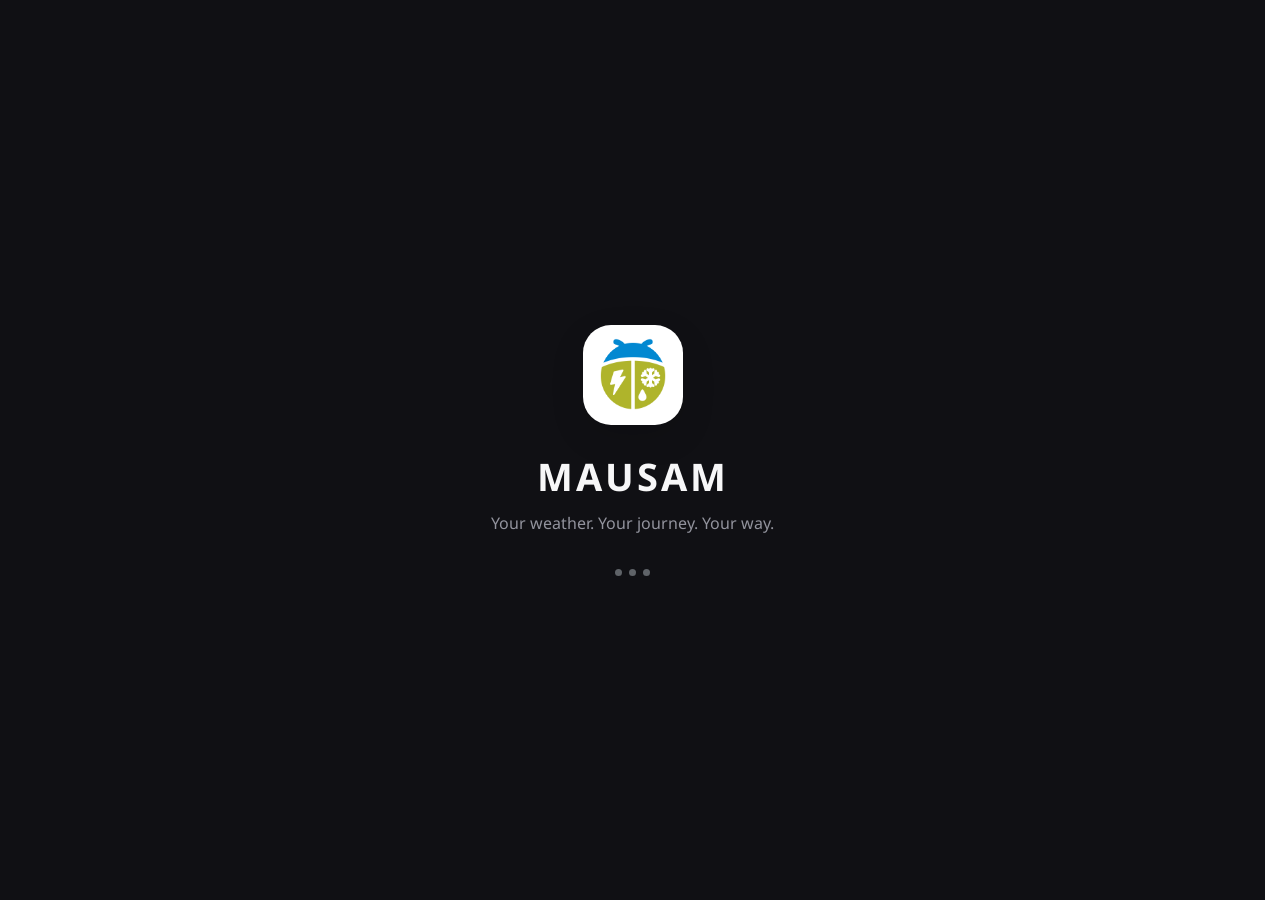
<file: Mausam/index.html>
<!DOCTYPE html>
<html lang="en">
<head>
    <meta name="google-site-verification" content="p4QU33MvuDvr0GIu34FnWOyHTVwyTzVQj2QxYBhGAxI">
    <meta charset="UTF-8">
    <meta name="viewport" content="width=device-width, initial-scale=1.0">

    <title>Mausam</title>

    <link rel="stylesheet" href="style.css">
</head>

<body>

    <div class="splash-screen">

        <div class="mausam-logo">
            <img src="assets/mausam-logo.png" alt="MAUSAM">
        </div>

        <h1>MAUSAM</h1>

        <p>Your weather. Your journey. Your way.</p>

        <div class="loading">
            <span></span>
            <span></span>
            <span></span>
        </div>

    </div>

    <script src="language.js"></script>
    <script src="script.js"></script>

</body>
</html>
</file>
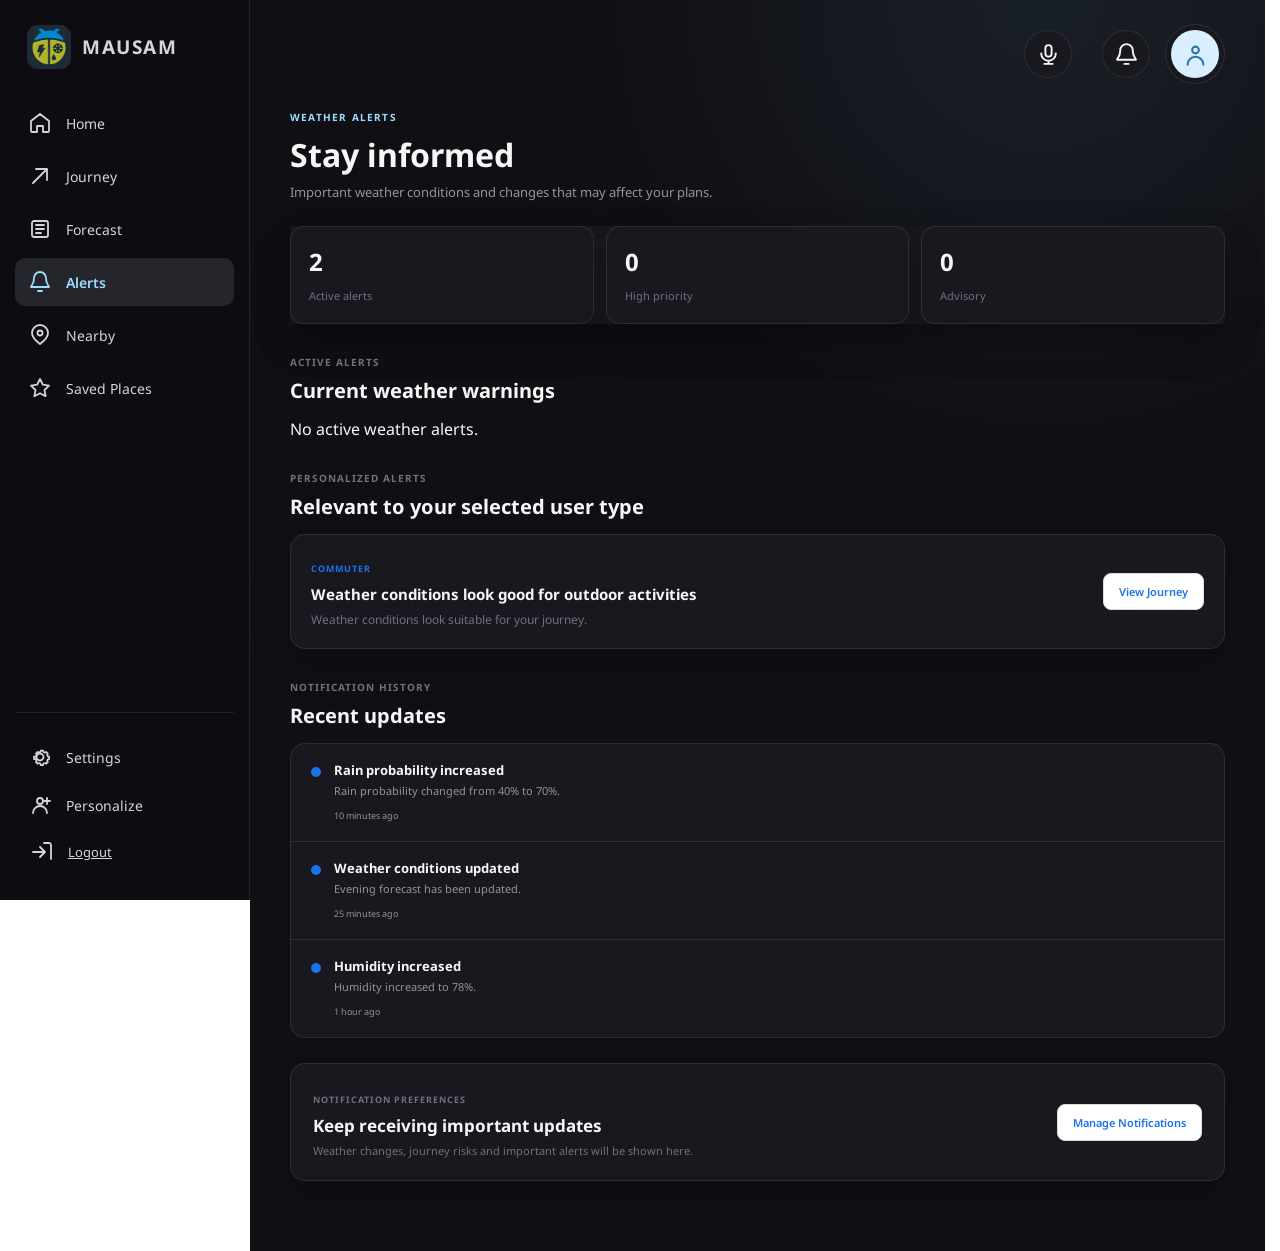
<file: Mausam/alerts.html>
<!DOCTYPE html>
<html lang="en">

<head>
    <meta charset="UTF-8">
    <meta name="viewport" content="width=device-width, initial-scale=1.0">

    <title>Alerts | Mausam</title>

    <link rel="stylesheet" href="style.css">
</head>

<body>

    <aside class="sidebar">
        <div class="brand"><div class="brand-logo"><img src="assets/mausam-logo.png" alt="MAUSAM"></div><span>MAUSAM</span></div>
        <nav class="navigation">
            <a href="dashboard.html" class="nav-item"><span class="nav-icon">⌂</span><span>Home</span></a>
            <a href="journey.html" class="nav-item"><span class="nav-icon">↗</span><span>Journey</span></a>
            <a href="forecast.html" class="nav-item"><span class="nav-icon">▤</span><span>Forecast</span></a>
            <a href="alerts.html" class="nav-item active"><span class="nav-icon">!</span><span>Alerts</span></a>
            <a href="nearby.html" class="nav-item"><span class="nav-icon">⌖</span><span>Nearby</span></a>
            <a href="saved.html" class="nav-item"><span class="nav-icon">☆</span><span>Saved Places</span></a>
        </nav>
        <div class="sidebar-bottom">
            <a href="settings.html" class="nav-item"><span class="nav-icon">⚙</span><span>Settings</span></a>
            <a href="personalize.html" class="nav-item"><span class="nav-icon">◉</span><span>Personalize</span></a>
            <a href="index.html" class="logout-button"><span class="nav-icon">↪</span><span>Logout</span></a>
        </div>
    </aside>

    <main class="alerts-page">

        <div class="alerts-container">

            <!-- HEADING -->

            <section class="alerts-heading">

                <span>WEATHER ALERTS</span>

                <h1>Stay informed</h1>

                <p>
                    Important weather conditions and changes
                    that may affect your plans.
                </p>

            </section>


            <!-- ALERT SUMMARY -->

            <section class="alert-summary">

                <div class="alert-summary-item">

                    <strong id="activeAlertCount">
                        2
                    </strong>

                    <span>
                        Active alerts
                    </span>

                </div>


                <div class="alert-summary-item">

                    <strong id="highPriorityCount">
                            0
                    </strong>

                    <span>
                        High priority
                    </span>

                </div>


                <div class="alert-summary-item">

                    <strong id="advisoryCount">
                             0
                    </strong>

                    <span>
                            Advisory
                    </span>

                </div>

            </section>


            <!-- ACTIVE ALERTS -->

            <section class="alerts-section">

                <div class="section-heading">

                    <div>

                        <span>ACTIVE ALERTS</span>

                        <h2>Current weather warnings</h2>

                    </div>

                </div>


               

               <div id="alertsContainer">
    <p>No active weather alerts.</p>
</div>

            </section>


            <!-- PERSONALIZED ALERTS -->

            <section class="alerts-section">

                <div class="section-heading">

                    <div>

                        <span>PERSONALIZED ALERTS</span>

                        <h2>Relevant to your selected user type</h2>

                    </div>

                </div>


               <div class="personalized-alert-card">

    <div>
        <span>COMMUTER</span>

        <h3>Weather conditions look good for outdoor activities</h3>

        <p>
            Consider starting earlier or keeping
            an alternate route available.
        </p>
    </div>

    <button type="button" onclick="window.location.href='journey.html'">
        View Journey
    </button>

</div>
</section>

            <!-- NOTIFICATION HISTORY -->

            <section class="alerts-section">

                <div class="section-heading">

                    <div>

                        <span>NOTIFICATION HISTORY</span>

                        <h2>Recent updates</h2>

                    </div>

                </div>


                <div class="notification-history">

                    <div class="notification-history-item">

                        <div class="notification-status-dot"></div>

                        <div>

                            <strong>
                                Rain probability increased
                            </strong>

                            <p>
                                Rain probability changed from
                                40% to 70%.
                            </p>

                            <small>
                                10 minutes ago
                            </small>

                        </div>

                    </div>


                    <div class="notification-history-item">

                        <div class="notification-status-dot"></div>

                        <div>

                            <strong>
                                Weather conditions updated
                            </strong>

                            <p>
                                Evening forecast has been updated.
                            </p>

                            <small>
                                25 minutes ago
                            </small>

                        </div>

                    </div>


                    <div class="notification-history-item">

                        <div class="notification-status-dot"></div>

                        <div>

                            <strong>
                                Humidity increased
                            </strong>

                            <p>
                                Humidity increased to 78%.
                            </p>

                            <small>
                                1 hour ago
                            </small>

                        </div>

                    </div>

                </div>

            </section>


            <!-- ALERT SETTINGS -->

            <section class="alert-settings-card">

                <div>

                    <span>
                        NOTIFICATION PREFERENCES
                    </span>

                    <h2>
                        Keep receiving important updates
                    </h2>

                    <p>
                        Weather changes, journey risks and
                        important alerts will be shown here.
                    </p>

                </div>


                <button
                    type="button"
                    onclick="window.location.href='settings.html'"
                >
                    Manage Notifications
                </button>

            </section>

        </div>

    </main>


    <script src="language.js"></script>
    <script src="alerts.js"></script>

</body>

</html>
</file>
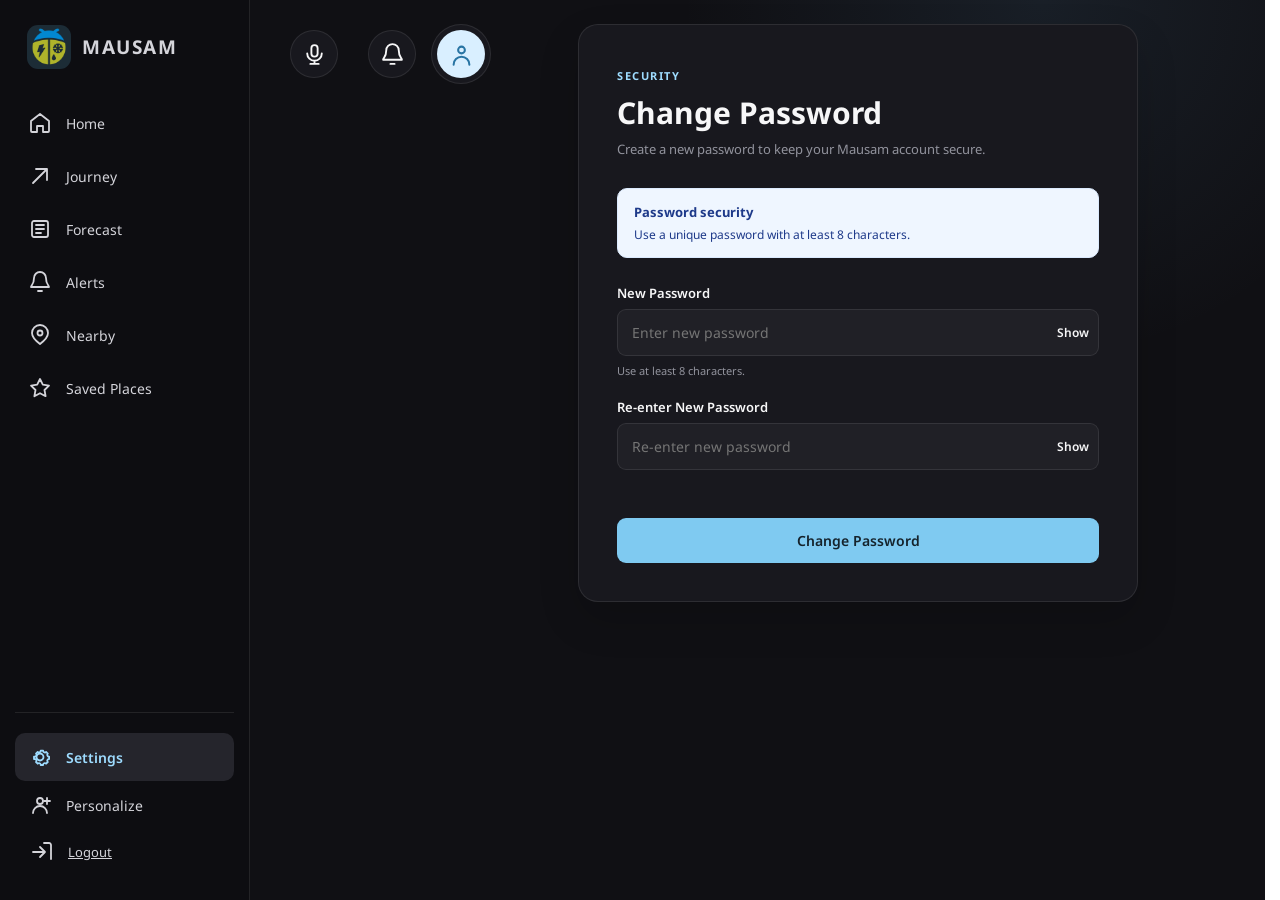
<file: Mausam/change-password.html>
<!DOCTYPE html>
<html lang="en">

<head>
    <meta charset="UTF-8">
    <meta name="viewport" content="width=device-width, initial-scale=1.0">

    <title>Change Password | Mausam</title>

    <link rel="stylesheet" href="style.css">
</head>

<body>

    <aside class="sidebar">
        <div class="brand"><div class="brand-logo"><img src="assets/mausam-logo.png" alt="MAUSAM"></div><span>MAUSAM</span></div>
        <nav class="navigation">
            <a href="dashboard.html" class="nav-item"><span class="nav-icon">⌂</span><span>Home</span></a>
            <a href="journey.html" class="nav-item"><span class="nav-icon">↗</span><span>Journey</span></a>
            <a href="forecast.html" class="nav-item"><span class="nav-icon">▤</span><span>Forecast</span></a>
            <a href="alerts.html" class="nav-item"><span class="nav-icon">!</span><span>Alerts</span></a>
            <a href="nearby.html" class="nav-item"><span class="nav-icon">⌖</span><span>Nearby</span></a>
            <a href="saved.html" class="nav-item"><span class="nav-icon">☆</span><span>Saved Places</span></a>
        </nav>
        <div class="sidebar-bottom">
            <a href="settings.html" class="nav-item active"><span class="nav-icon">⚙</span><span>Settings</span></a>
            <a href="personalize.html" class="nav-item"><span class="nav-icon">◉</span><span>Personalize</span></a>
            <a href="index.html" class="logout-button"><span class="nav-icon">↪</span><span>Logout</span></a>
        </div>
    </aside>

    <main class="profile-page change-password-page">

        <div class="profile-page-container">

            <!-- CHANGE PASSWORD CARD -->

            <section class="profile-edit-card change-password-card">

                <div class="profile-page-heading">

                    <span>SECURITY</span>

                    <h1>Change Password</h1>

                    <p>
                        Create a new password to keep your Mausam account secure.
                    </p>

                </div>


                <div class="password-security-note">
                    <strong>Password security</strong>
                    <span>Use a unique password with at least 8 characters.</span>
                </div>

                <form id="changePasswordForm">

                    <!-- NEW PASSWORD -->

                    <div class="profile-input-group">

                        <label for="newPassword">
                            New Password
                        </label>

                        <div class="password-input-wrapper">

                            <input
                                type="password"
                                id="newPassword"
                                placeholder="Enter new password"
                                required
                                minlength="8"
                            >

                            <button
                                type="button"
                                class="password-toggle"
                                id="toggleNewPassword"
                            >
                                Show
                            </button>

                        </div>

                        <p class="password-hint">
                            Use at least 8 characters.
                        </p>

                    </div>


                    <!-- RE-ENTER PASSWORD -->

                    <div class="profile-input-group">

                        <label for="confirmPassword">
                            Re-enter New Password
                        </label>

                        <div class="password-input-wrapper">

                            <input
                                type="password"
                                id="confirmPassword"
                                placeholder="Re-enter new password"
                                required
                                minlength="8"
                            >

                            <button
                                type="button"
                                class="password-toggle"
                                id="toggleConfirmPassword"
                            >
                                Show
                            </button>

                        </div>

                        <p
                            class="password-error"
                            id="passwordError"
                        ></p>

                    </div>


                    <!-- SUBMIT -->

                    <button
                        type="submit"
                        class="save-profile-button"
                    >
                        Change Password
                    </button>

                </form>

            </section>

        </div>

    </main>


    <script src="language.js"></script>
    <script>

        const newPassword =
            document.getElementById("newPassword");

        const confirmPassword =
            document.getElementById("confirmPassword");

        const passwordError =
            document.getElementById("passwordError");


        /* =========================
           SHOW / HIDE NEW PASSWORD
           ========================= */

        document
            .getElementById("toggleNewPassword")
            .addEventListener("click", function () {

                if (newPassword.type === "password") {

                    newPassword.type = "text";

                    this.textContent = "Hide";

                } else {

                    newPassword.type = "password";

                    this.textContent = "Show";

                }

            });


        /* =========================
           SHOW / HIDE CONFIRM PASSWORD
           ========================= */

        document
            .getElementById("toggleConfirmPassword")
            .addEventListener("click", function () {

                if (confirmPassword.type === "password") {

                    confirmPassword.type = "text";

                    this.textContent = "Hide";

                } else {

                    confirmPassword.type = "password";

                    this.textContent = "Show";

                }

            });


        /* =========================
           PASSWORD MATCH CHECK
           ========================= */

        confirmPassword.addEventListener("input", function () {

            if (
                confirmPassword.value &&
                newPassword.value !== confirmPassword.value
            ) {

                passwordError.textContent =
                    "Passwords do not match.";

            } else {

                passwordError.textContent = "";

            }

        });


        /* =========================
           SUBMIT
           ========================= */

        document
            .getElementById("changePasswordForm")
            .addEventListener("submit", function (event) {

                event.preventDefault();


                if (
                    newPassword.value !==
                    confirmPassword.value
                ) {

                    passwordError.textContent =
                        "Passwords do not match.";

                    return;

                }


                if (newPassword.value.length < 8) {

                    passwordError.textContent =
                        "Password must contain at least 8 characters.";

                    return;

                }


                alert(window.MausamLanguage.translate("Password changed successfully."));

                window.location.href =
                    "dashboard.html";

            });

    </script>

</body>

</html>
</file>
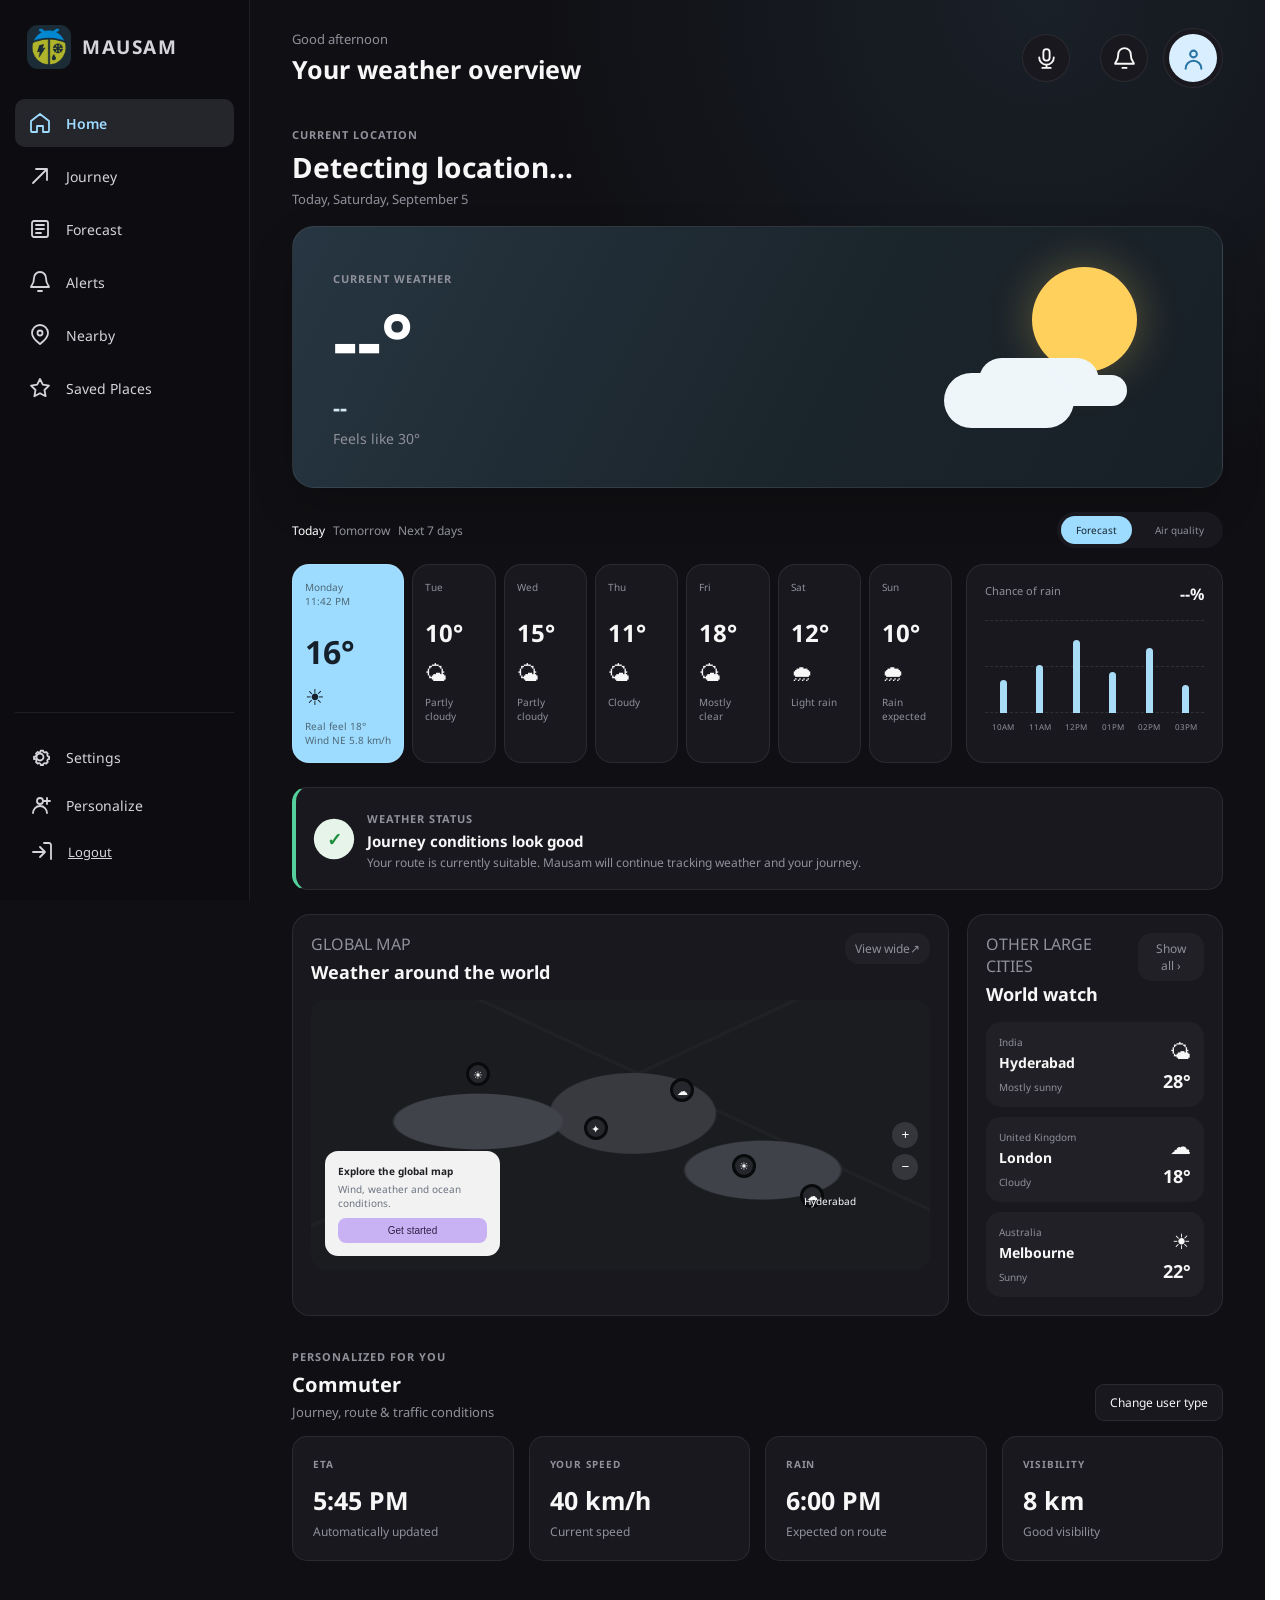
<file: Mausam/dashboard.html>
<!DOCTYPE html>
<html lang="en">

<head>
    <meta charset="UTF-8">
    <meta name="viewport" content="width=device-width, initial-scale=1.0">

    <title>Mausam | Dashboard</title>

    <link rel="stylesheet" href="style.css">
</head>

<body>

    <div class="dashboard">

        <!-- =========================
             SIDEBAR
             ========================= -->

        <aside class="sidebar">
            <div class="brand">
                <div class="brand-logo"><img src="assets/mausam-logo.png" alt="MAUSAM"></div>
                <span>MAUSAM</span>
            </div>

            <nav class="navigation">
                <a href="dashboard.html" class="nav-item active">
                    <span class="nav-icon">⌂</span>
                    <span>Home</span>
                </a>
                <a href="journey.html" class="nav-item">
                    <span class="nav-icon">↗</span>
                    <span>Journey</span>
                </a>
                <a href="forecast.html" class="nav-item">
                    <span class="nav-icon">▤</span>
                    <span>Forecast</span>
                </a>
                <a href="alerts.html" class="nav-item">
                    <span class="nav-icon">!</span>
                    <span>Alerts</span>
                </a>
                <a href="nearby.html" class="nav-item">
                    <span class="nav-icon">⌖</span>
                    <span>Nearby</span>
                </a>
                <a href="saved.html" class="nav-item">
                    <span class="nav-icon">☆</span>
                    <span>Saved Places</span>
                </a>
            </nav>

            <div class="sidebar-bottom">
                <a href="settings.html" class="nav-item">
                    <span class="nav-icon">⚙</span>
                    <span>Settings</span>
                </a>
                <a href="personalize.html" class="nav-item">
                    <span class="nav-icon">◉</span>
                    <span>Personalize</span>
                </a>
                <a href="index.html" class="logout-button">
                    <span class="nav-icon">↪</span>
                    <span>Logout</span>
                </a>
            </div>
        </aside>


        <!-- =========================
             MAIN CONTENT
             ========================= -->

        <main class="main-content">


            <!-- TOP BAR -->

            <header class="topbar">

                <div>

                    <p class="welcome-text">Good afternoon</p>
                    <h2>Your weather overview</h2>

                </div>


                <div class="topbar-actions">

                    <button
                        class="voice-assistant-button"
                        id="voiceAssistantButton"
                        type="button"
                        title="Voice assistant"
                        aria-label="Voice assistant"
                    >
                        🎙
                    </button>

                    <span id="voiceAssistantStatus" class="voice-assistant-status" aria-live="polite"></span>


                    <!-- NOTIFICATION -->

                    <button
                        class="notification-button"
                        type="button"
                        title="Notifications"
                    >
                        !
                    </button>


                    <!-- PROFILE -->

                    <div class="profile-menu-container">

                        <button
                            class="profile-button"
                            id="profileButton"
                            type="button"
                            title="Profile"
                        >
                            <span>U</span>
                        </button>


                        <!-- PROFILE DROPDOWN -->

                        <div
                            class="profile-dropdown"
                            id="profileDropdown"
                        >


                            <!-- PROFILE HEADER -->

                            <div class="profile-header">

                                <div class="profile-avatar">
                                    U
                                </div>


                                <div class="profile-user-details">

                                    <strong id="profileName">
                                        User
                                    </strong>

                                    <p id="profileEmail">Weather profile</p>

                                </div>

                            </div>


                            <div class="profile-divider"></div>


                            <!-- PROFILE OPTIONS -->

                            <button
                                class="profile-option"
                                type="button"
                                id="editProfileButton"
                            >
                                Edit Profile
                            </button>


                            <button
                                class="profile-option"
                                type="button"
                                id="profilePhotoButton"
                            >
                                Profile Photo
                            </button>


                           


                            <div class="profile-divider"></div>


                            <button
                                class="profile-option sign-out"
                                type="button"
                                id="signOutButton"
                            >
                                Sign Out
                            </button>

                        </div>

                    </div>

                </div>

            </header>


            <!-- =========================
                 LOCATION
                 ========================= -->

            <section class="location-section">

                <div>

                    <span class="location-label">
                        CURRENT LOCATION
                    </span>


                    <h3 id="currentLocation">
                        Detecting location...
                    </h3>


                    <p>
                        Today, Saturday, September 5
                    </p>

                </div>

            </section>


            <!-- =========================
                 MAIN WEATHER CARD
                 ========================= -->

            <section class="weather-main-card">


                <div class="weather-information">

                    <span class="weather-status">
                        CURRENT WEATHER
                    </span>


                    <h1 id="currentTemperature">
                      --°
                    </h1>


                    <h3 id="weatherCondition">
                        --
                        
                    </h3>


                    <p>
                        Feels like 30°
                    </p>

                </div>


                <!-- WEATHER VISUAL -->

                <div class="weather-animation">

                    <div class="sun"></div>

                    <div class="cloud"></div>

                </div>

            </section>

            <section class="dashboard-forecast-panel">
                <div class="dashboard-section-head">
                    <div class="dashboard-tabs" role="tablist" aria-label="Forecast range">
                        <button class="dashboard-tab active" type="button" role="tab" aria-selected="true">Today</button>
                        <button class="dashboard-tab" type="button" role="tab" aria-selected="false">Tomorrow</button>
                        <button class="dashboard-tab" type="button" role="tab" aria-selected="false">Next 7 days</button>
                    </div>
                    <div class="forecast-mode" aria-label="Forecast mode">
                        <button class="forecast-mode-button active" type="button">Forecast</button>
                        <button class="forecast-mode-button" type="button">Air quality</button>
                    </div>
                </div>

                <div class="forecast-dashboard-grid">
                    <div class="forecast-days" aria-label="Seven day forecast">
                        <article class="forecast-day selected">
                            <span>Monday</span><small>11:42 PM</small><strong>16°</strong><i class="weather-symbol sun-symbol">☀</i><p>Real feel 18°<br>Wind NE 5.8 km/h</p>
                        </article>
                        <article class="forecast-day"><span>Tue</span><strong>10°</strong><i class="weather-symbol">🌤</i><p>Partly cloudy</p></article>
                        <article class="forecast-day"><span>Wed</span><strong>15°</strong><i class="weather-symbol">🌤</i><p>Partly cloudy</p></article>
                        <article class="forecast-day"><span>Thu</span><strong>11°</strong><i class="weather-symbol">🌤</i><p>Cloudy</p></article>
                        <article class="forecast-day"><span>Fri</span><strong>18°</strong><i class="weather-symbol">🌤</i><p>Mostly clear</p></article>
                        <article class="forecast-day"><span>Sat</span><strong>12°</strong><i class="weather-symbol">🌧</i><p>Light rain</p></article>
                        <article class="forecast-day"><span>Sun</span><strong>10°</strong><i class="weather-symbol">🌧</i><p>Rain expected</p></article>
                    </div>

                    <div class="rain-chart-card">
                        <div class="chart-title"><span>Chance of rain</span><strong id="rainProbability">--%</strong></div>
                        <div class="rain-chart" aria-label="Rain chance by hour">
                            <div class="chart-grid-lines"><span></span><span></span><span></span></div>
                            <div class="rain-bars"><i style="height: 36%"></i><i style="height: 52%"></i><i style="height: 78%"></i><i style="height: 44%"></i><i style="height: 70%"></i><i style="height: 30%"></i></div>
                            <div class="chart-labels"><span>10AM</span><span>11AM</span><span>12PM</span><span>01PM</span><span>02PM</span><span>03PM</span></div>
                        </div>
                    </div>
                </div>
            </section>


            <!-- =========================
                 RISK STATUS
                 ========================= -->

            <section
                class="risk-card good"
                id="riskCard"
            >

                <div class="risk-indicator">
                    ✓
                </div>


                <div>

                    <span>
                        WEATHER STATUS
                    </span>


                    <h3 id="riskTitle">
                        Good conditions
                    </h3>


                    <p id="riskMessage">
                        Current weather conditions are suitable
                        for your selected activity.
                    </p>

                </div>

            </section>

            <section class="dashboard-explorer-grid">
                <div class="dashboard-map-panel">
                    <div class="dashboard-section-head">
                        <div>
                            <span class="dashboard-eyebrow">GLOBAL MAP</span>
                            <h2>Weather around the world</h2>
                        </div>
                        <button class="map-view-button" type="button" onclick="window.location.href='nearby.html'">View wide <span>↗</span></button>
                    </div>
                    <div class="weather-world-map" role="img" aria-label="Stylized global weather map">
                        <span class="map-weather-pin pin-one">☀</span><span class="map-weather-pin pin-two">☁</span><span class="map-weather-pin pin-three">☀</span><span class="map-weather-pin pin-four">✦</span><span class="map-weather-pin pin-five">☁</span>
                        <span class="map-city-label">Hyderabad</span>
                        <button class="map-zoom-button zoom-in" type="button" aria-label="Zoom in">+</button>
                        <button class="map-zoom-button zoom-out" type="button" aria-label="Zoom out">−</button>
                        <div class="map-callout"><strong>Explore the global map</strong><span>Wind, weather and ocean conditions.</span><button type="button" onclick="window.location.href='nearby.html'">Get started</button></div>
                    </div>
                </div>

                <aside class="city-watch-panel">
                    <div class="dashboard-section-head"><div><span class="dashboard-eyebrow">OTHER LARGE CITIES</span><h2>World watch</h2></div><button class="show-all-button" type="button" onclick="window.location.href='saved.html'">Show all ›</button></div>
                    <div class="city-watch-list">
                        <article class="city-watch-card"><div><small>India</small><strong>Hyderabad</strong><span>Mostly sunny</span></div><div><i>🌤</i><b>28°</b></div></article>
                        <article class="city-watch-card"><div><small>United Kingdom</small><strong>London</strong><span>Cloudy</span></div><div><i>☁</i><b>18°</b></div></article>
                        <article class="city-watch-card"><div><small>Australia</small><strong>Melbourne</strong><span>Sunny</span></div><div><i>☀</i><b>22°</b></div></article>
                    </div>
                </aside>
            </section>


            <!-- =========================
                 PERSONALIZED INFORMATION
                 ========================= -->

            <section class="personalized-section">


                <div class="section-heading">

                    <div>

                        <span>
                            PERSONALIZED FOR YOU
                        </span>


                        <h2 id="personaName">
                            Commuter
                        </h2>


                        <p id="personaSubtitle">
                            Journey, route & traffic conditions
                        </p>

                    </div>


                    <button
                        class="change-persona"
                        type="button"
                        onclick="window.location.href='personalize.html'"
                    >
                        Change user type
                    </button>

                </div>


                <!--
                    dashboard.js will automatically
                    insert the correct cards here
                    according to the selected persona.
                -->

                <div
                    class="information-grid"
                    id="informationGrid"
                >

                </div>

            </section>


        </main>

    </div>


    <!-- =========================
         DASHBOARD JAVASCRIPT
         ========================= -->

    <script src="language.js"></script>
    <script src="dashboard.js"></script>
    <script src="voice.js"></script>


    <!-- =========================
         PROFILE MENU JAVASCRIPT
         ========================= -->

    <script>

        const profileButton =
            document.getElementById("profileButton");

        const profileDropdown =
            document.getElementById("profileDropdown");


        /* Open / close profile menu */

        profileButton.addEventListener("click", function(event) {

            event.stopPropagation();

            profileDropdown.classList.toggle("show");

        });


        /* Close when clicking outside */

        document.addEventListener("click", function() {

            profileDropdown.classList.remove("show");

        });


        /* Prevent clicks inside menu from closing it immediately */

        profileDropdown.addEventListener("click", function(event) {

            event.stopPropagation();

        });


        /* Edit Profile */

        document
            .getElementById("editProfileButton")
            .addEventListener("click", function() {

                window.location.href = "edit-profile.html";

            });


        /* Profile Photo */

        document
            .getElementById("profilePhotoButton")
            .addEventListener("click", function() {

                alert(window.MausamLanguage.translate("Profile photo upload will be available here."));

            });


        /* Change Password */

       


        /* Sign Out */

        document
            .getElementById("signOutButton")
            .addEventListener("click", function() {

                localStorage.removeItem("mausamPersona");

                window.location.href = "login.html";

            });

    </script>

</body>

</html>
</file>
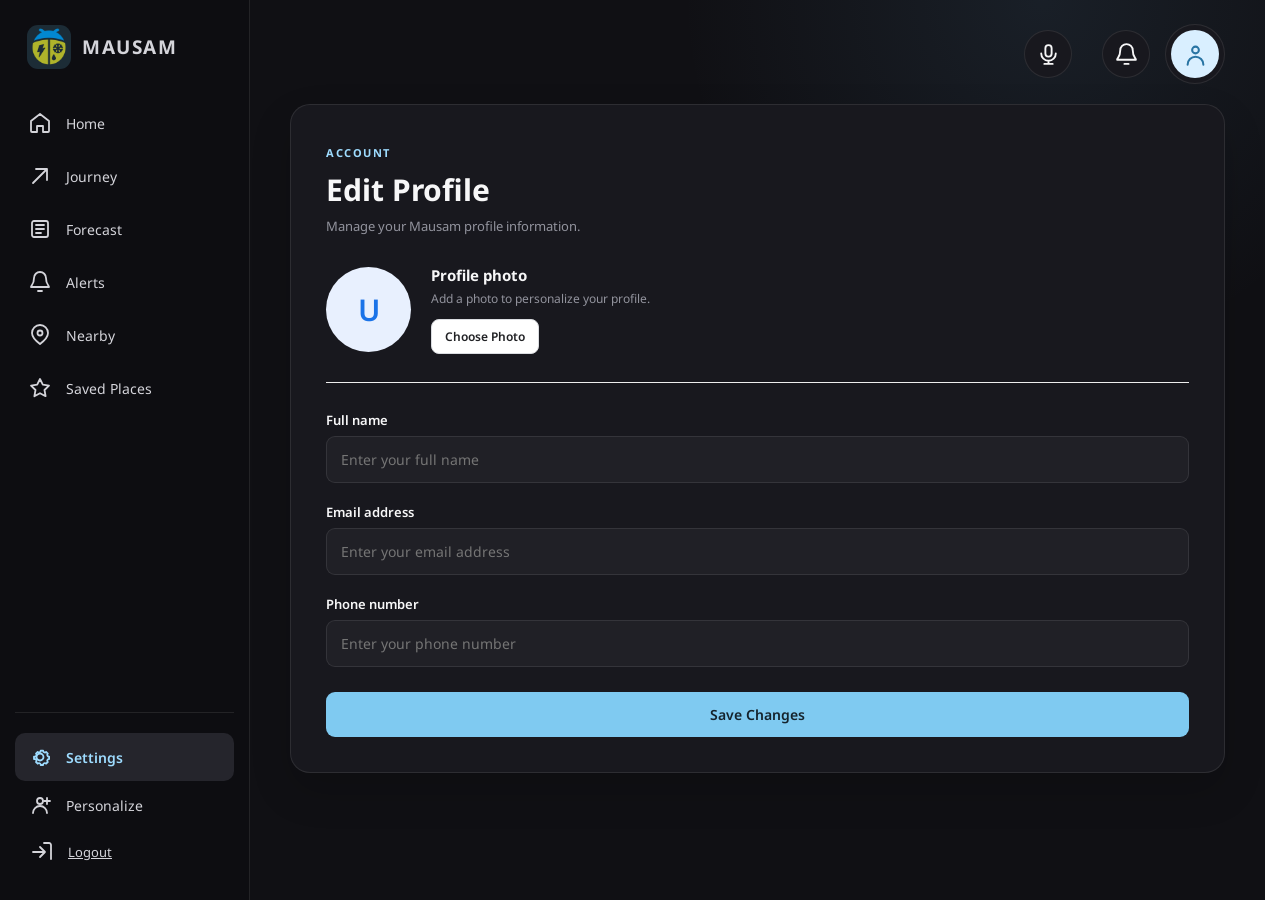
<file: Mausam/edit-profile.html>
<!DOCTYPE html>
<html lang="en">

<head>
    <meta charset="UTF-8">
    <meta name="viewport" content="width=device-width, initial-scale=1.0">

    <title>Edit Profile | Mausam</title>

    <link rel="stylesheet" href="style.css">
</head>

<body>

    <aside class="sidebar">
        <div class="brand"><div class="brand-logo"><img src="assets/mausam-logo.png" alt="MAUSAM"></div><span>MAUSAM</span></div>
        <nav class="navigation">
            <a href="dashboard.html" class="nav-item"><span class="nav-icon">⌂</span><span>Home</span></a>
            <a href="journey.html" class="nav-item"><span class="nav-icon">↗</span><span>Journey</span></a>
            <a href="forecast.html" class="nav-item"><span class="nav-icon">▤</span><span>Forecast</span></a>
            <a href="alerts.html" class="nav-item"><span class="nav-icon">!</span><span>Alerts</span></a>
            <a href="nearby.html" class="nav-item"><span class="nav-icon">⌖</span><span>Nearby</span></a>
            <a href="saved.html" class="nav-item"><span class="nav-icon">☆</span><span>Saved Places</span></a>
        </nav>
        <div class="sidebar-bottom">
            <a href="settings.html" class="nav-item active"><span class="nav-icon">⚙</span><span>Settings</span></a>
            <a href="personalize.html" class="nav-item"><span class="nav-icon">◉</span><span>Personalize</span></a>
            <a href="index.html" class="logout-button"><span class="nav-icon">↪</span><span>Logout</span></a>
        </div>
    </aside>

    <main class="profile-page">

        <div class="profile-page-container">

            <!-- PROFILE CARD -->

            <section class="profile-edit-card">

                <div class="profile-page-heading">

                    <span>ACCOUNT</span>

                    <h1>Edit Profile</h1>

                    <p>
                        Manage your Mausam profile information.
                    </p>

                </div>


                <!-- PROFILE PHOTO -->

                <div class="profile-photo-section">

                    <div
                        class="large-profile-avatar"
                        id="profileAvatar"
                    >
                        U
                    </div>


                    <div class="photo-actions">

                        <h3>Profile photo</h3>

                        <p>
                            Add a photo to personalize your profile.
                        </p>

                        <label
                            for="photoInput"
                            class="upload-photo-button"
                        >
                            Choose Photo
                        </label>

                        <input
                            type="file"
                            id="photoInput"
                            accept="image/*"
                            hidden
                        >

                    </div>

                </div>


                <!-- PROFILE FORM -->

                <form id="profileForm">

                    <div class="profile-input-group">

                        <label for="fullName">
                            Full name
                        </label>

                        <input
                            type="text"
                            id="fullName"
                            placeholder="Enter your full name"
                            required
                        >

                    </div>


                    <div class="profile-input-group">

                        <label for="email">
                            Email address
                        </label>

                        <input
                            type="email"
                            id="email"
                            placeholder="Enter your email address"
                            required
                        >

                    </div>


                    <div class="profile-input-group">

                        <label for="phone">
                            Phone number
                        </label>

                        <input
                            type="tel"
                            id="phone"
                            placeholder="Enter your phone number"
                        >

                    </div>


                    <button
                        type="submit"
                        class="save-profile-button"
                    >
                        Save Changes
                    </button>

                </form>

            </section>

        </div>

    </main>


    <script src="language.js"></script>
    <script>

        /* =========================
           PROFILE PHOTO
           ========================= */

        const photoInput =
            document.getElementById("photoInput");

        const profileAvatar =
            document.getElementById("profileAvatar");


        photoInput.addEventListener("change", function () {

            const file = this.files[0];

            if (!file) {
                return;
            }


            const reader = new FileReader();


            reader.onload = function (event) {

                profileAvatar.style.backgroundImage =
                    `url(${event.target.result})`;

                profileAvatar.style.backgroundSize =
                    "cover";

                profileAvatar.style.backgroundPosition =
                    "center";

                profileAvatar.textContent = "";

            };


            reader.readAsDataURL(file);

        });


        /* =========================
           LOAD EXISTING PROFILE
           ========================= */

        const savedName =
            localStorage.getItem("mausamUserName");

        const savedEmail =
            localStorage.getItem("mausamUserEmail");


        if (savedName) {

            document.getElementById("fullName").value =
                savedName;

        }


        if (savedEmail) {

            document.getElementById("email").value =
                savedEmail;

        }


        /* =========================
           SAVE PROFILE
           ========================= */

        document
            .getElementById("profileForm")
            .addEventListener("submit", function (event) {

                event.preventDefault();


                const name =
                    document.getElementById("fullName").value.trim();

                const email =
                    document.getElementById("email").value.trim();

                const phone =
                    document.getElementById("phone").value.trim();


                localStorage.setItem(
                    "mausamUserName",
                    name
                );

                localStorage.setItem(
                    "mausamUserEmail",
                    email
                );

                localStorage.setItem(
                    "mausamUserPhone",
                    phone
                );


                alert(window.MausamLanguage.translate("Profile updated successfully."));


                window.location.href =
                    "dashboard.html";

            });

    </script>

</body>

</html>
</file>
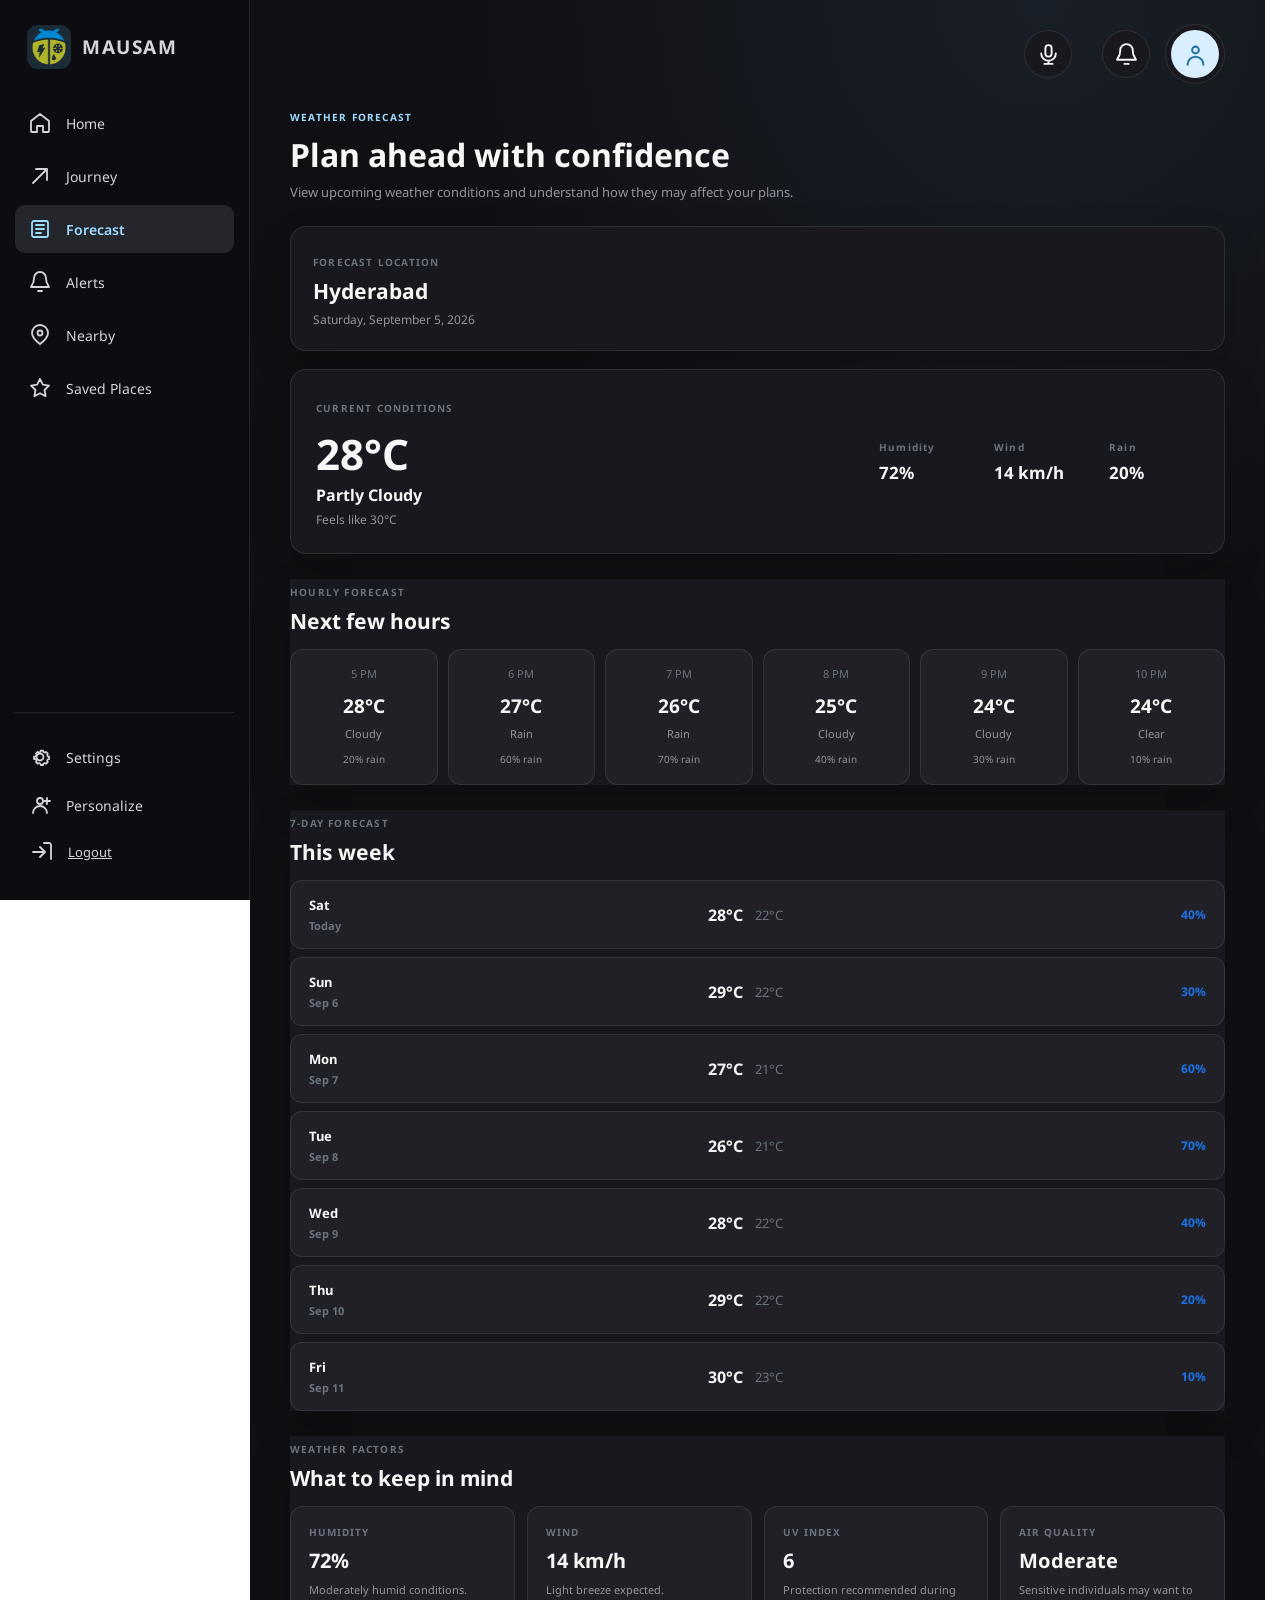
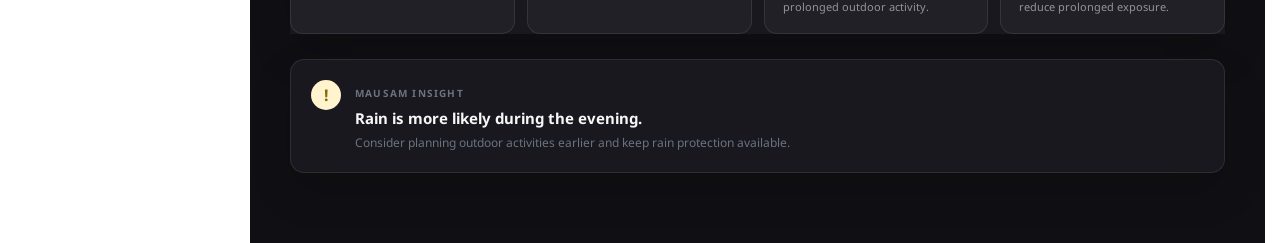
<file: Mausam/forecast.html>
<!DOCTYPE html>
<html lang="en">

<head>
    <meta charset="UTF-8">
    <meta name="viewport" content="width=device-width, initial-scale=1.0">

    <title>Forecast | Mausam</title>

    <link rel="stylesheet" href="style.css">
</head>

<body>

    <aside class="sidebar">
        <div class="brand"><div class="brand-logo"><img src="assets/mausam-logo.png" alt="MAUSAM"></div><span>MAUSAM</span></div>
        <nav class="navigation">
            <a href="dashboard.html" class="nav-item"><span class="nav-icon">⌂</span><span>Home</span></a>
            <a href="journey.html" class="nav-item"><span class="nav-icon">↗</span><span>Journey</span></a>
            <a href="forecast.html" class="nav-item active"><span class="nav-icon">▤</span><span>Forecast</span></a>
            <a href="alerts.html" class="nav-item"><span class="nav-icon">!</span><span>Alerts</span></a>
            <a href="nearby.html" class="nav-item"><span class="nav-icon">⌖</span><span>Nearby</span></a>
            <a href="saved.html" class="nav-item"><span class="nav-icon">☆</span><span>Saved Places</span></a>
        </nav>
        <div class="sidebar-bottom">
            <a href="settings.html" class="nav-item"><span class="nav-icon">⚙</span><span>Settings</span></a>
            <a href="personalize.html" class="nav-item"><span class="nav-icon">◉</span><span>Personalize</span></a>
            <a href="index.html" class="logout-button"><span class="nav-icon">↪</span><span>Logout</span></a>
        </div>
    </aside>

    <main class="forecast-page">

        <div class="forecast-container">

            <!-- PAGE HEADING -->

            <section class="forecast-heading">

                <span>WEATHER FORECAST</span>

                <h1>Plan ahead with confidence</h1>

                <p>
                    View upcoming weather conditions and understand
                    how they may affect your plans.
                </p>

            </section>


            <!-- LOCATION -->

            <section class="forecast-location-card">

                <div>

                    <span>FORECAST LOCATION</span>

                    <h2>Hyderabad</h2>

                    <p>
                        Saturday, September 5, 2026
                    </p>

                </div>

            </section>


            <!-- CURRENT SUMMARY -->

            <section class="forecast-current-card">

                <div>

                    <span>CURRENT CONDITIONS</span>

                    <h2>28°C</h2>

                    <h3>Partly Cloudy</h3>

                    <p>
                        Feels like 30°C
                    </p>

                </div>


                <div class="forecast-current-details">

                    <div>
                        <span>Humidity</span>
                        <strong>72%</strong>
                    </div>

                    <div>
                        <span>Wind</span>
                        <strong>14 km/h</strong>
                    </div>

                    <div>
                        <span>Rain</span>
                        <strong>20%</strong>
                    </div>

                </div>

            </section>


            <!-- HOURLY FORECAST -->

            <section class="forecast-section">

                <div class="section-heading">

                    <div>

                        <span>HOURLY FORECAST</span>

                        <h2>Next few hours</h2>

                    </div>

                </div>


                <div class="hourly-forecast">

                    <div class="hour-card">

                        <span>5 PM</span>

                        <strong>28°C</strong>

                        <p>Cloudy</p>

                        <small>20% rain</small>

                    </div>


                    <div class="hour-card">

                        <span>6 PM</span>

                        <strong>27°C</strong>

                        <p>Rain</p>

                        <small>60% rain</small>

                    </div>


                    <div class="hour-card">

                        <span>7 PM</span>

                        <strong>26°C</strong>

                        <p>Rain</p>

                        <small>70% rain</small>

                    </div>


                    <div class="hour-card">

                        <span>8 PM</span>

                        <strong>25°C</strong>

                        <p>Cloudy</p>

                        <small>40% rain</small>

                    </div>


                    <div class="hour-card">

                        <span>9 PM</span>

                        <strong>24°C</strong>

                        <p>Cloudy</p>

                        <small>30% rain</small>

                    </div>


                    <div class="hour-card">

                        <span>10 PM</span>

                        <strong>24°C</strong>

                        <p>Clear</p>

                        <small>10% rain</small>

                    </div>

                </div>

            </section>


            <!-- SEVEN DAY FORECAST -->

            <section class="forecast-section">

                <div class="section-heading">

                    <div>

                        <span>7-DAY FORECAST</span>

                        <h2>This week</h2>

                    </div>

                </div>


                <div class="daily-forecast">

                    <div class="day-card">

                        <div>
                            <span>Sat</span>
                            <strong>Today</strong>
                        </div>

                        <div class="day-weather">
                            <strong>28°C</strong>
                            <span>22°C</span>
                        </div>

                        <div class="rain-value">
                            40%
                        </div>

                    </div>


                    <div class="day-card">

                        <div>
                            <span>Sun</span>
                            <strong>Sep 6</strong>
                        </div>

                        <div class="day-weather">
                            <strong>29°C</strong>
                            <span>22°C</span>
                        </div>

                        <div class="rain-value">
                            30%
                        </div>

                    </div>


                    <div class="day-card">

                        <div>
                            <span>Mon</span>
                            <strong>Sep 7</strong>
                        </div>

                        <div class="day-weather">
                            <strong>27°C</strong>
                            <span>21°C</span>
                        </div>

                        <div class="rain-value">
                            60%
                        </div>

                    </div>


                    <div class="day-card">

                        <div>
                            <span>Tue</span>
                            <strong>Sep 8</strong>
                        </div>

                        <div class="day-weather">
                            <strong>26°C</strong>
                            <span>21°C</span>
                        </div>

                        <div class="rain-value">
                            70%
                        </div>

                    </div>


                    <div class="day-card">

                        <div>
                            <span>Wed</span>
                            <strong>Sep 9</strong>
                        </div>

                        <div class="day-weather">
                            <strong>28°C</strong>
                            <span>22°C</span>
                        </div>

                        <div class="rain-value">
                            40%
                        </div>

                    </div>


                    <div class="day-card">

                        <div>
                            <span>Thu</span>
                            <strong>Sep 10</strong>
                        </div>

                        <div class="day-weather">
                            <strong>29°C</strong>
                            <span>22°C</span>
                        </div>

                        <div class="rain-value">
                            20%
                        </div>

                    </div>


                    <div class="day-card">

                        <div>
                            <span>Fri</span>
                            <strong>Sep 11</strong>
                        </div>

                        <div class="day-weather">
                            <strong>30°C</strong>
                            <span>23°C</span>
                        </div>

                        <div class="rain-value">
                            10%
                        </div>

                    </div>

                </div>

            </section>


            <!-- WEATHER FACTORS -->

            <section class="forecast-section">

                <div class="section-heading">

                    <div>

                        <span>WEATHER FACTORS</span>

                        <h2>What to keep in mind</h2>

                    </div>

                </div>


                <div class="weather-factor-grid">

                    <div class="weather-factor-card">

                        <span>HUMIDITY</span>

                        <strong>72%</strong>

                        <p>
                            Moderately humid conditions.
                        </p>

                    </div>


                    <div class="weather-factor-card">

                        <span>WIND</span>

                        <strong>14 km/h</strong>

                        <p>
                            Light breeze expected.
                        </p>

                    </div>


                    <div class="weather-factor-card">

                        <span>UV INDEX</span>

                        <strong>6</strong>

                        <p>
                            Protection recommended during
                            prolonged outdoor activity.
                        </p>

                    </div>


                    <div class="weather-factor-card">

                        <span>AIR QUALITY</span>

                        <strong>Moderate</strong>

                        <p>
                            Sensitive individuals may want
                            to reduce prolonged exposure.
                        </p>

                    </div>

                </div>

            </section>


            <!-- WEATHER INSIGHT -->

            <section class="forecast-insight-card">

                <div class="insight-indicator">
                    !
                </div>

                <div>

                    <span>MAUSAM INSIGHT</span>

                    <h3>
                        Rain is more likely during the evening.
                    </h3>

                    <p>
                        Consider planning outdoor activities
                        earlier and keep rain protection available.
                    </p>

                </div>

            </section>

        </div>

    </main>


    <script src="language.js"></script>
    <script src="forecast.js"></script>

</body>

</html>
</file>
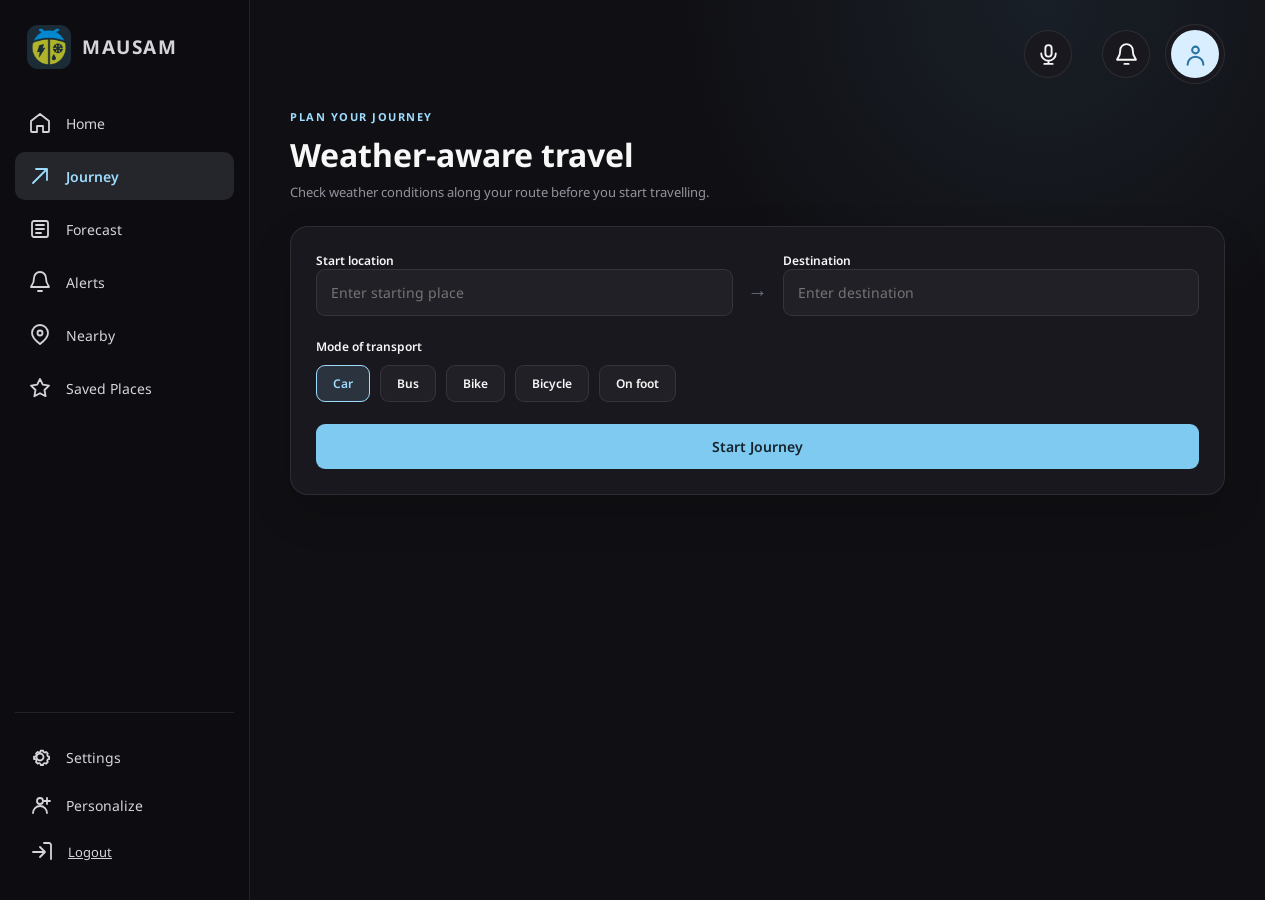
<file: Mausam/journey.html>
<!DOCTYPE html>
<html lang="en">

<head>
    <meta charset="UTF-8">
    <meta name="viewport" content="width=device-width, initial-scale=1.0">

    <title>Journey | Mausam</title>

    <link rel="stylesheet" href="style.css">
</head>

<body>

    <aside class="sidebar">
        <div class="brand">
            <div class="brand-logo"><img src="assets/mausam-logo.png" alt="MAUSAM"></div>
            <span>MAUSAM</span>
        </div>
        <nav class="navigation">
            <a href="dashboard.html" class="nav-item"><span class="nav-icon">⌂</span><span>Home</span></a>
            <a href="journey.html" class="nav-item active"><span class="nav-icon">↗</span><span>Journey</span></a>
            <a href="forecast.html" class="nav-item"><span class="nav-icon">▤</span><span>Forecast</span></a>
            <a href="alerts.html" class="nav-item"><span class="nav-icon">!</span><span>Alerts</span></a>
            <a href="nearby.html" class="nav-item"><span class="nav-icon">⌖</span><span>Nearby</span></a>
            <a href="saved.html" class="nav-item"><span class="nav-icon">☆</span><span>Saved Places</span></a>
        </nav>
        <div class="sidebar-bottom">
            <a href="settings.html" class="nav-item"><span class="nav-icon">⚙</span><span>Settings</span></a>
            <a href="personalize.html" class="nav-item"><span class="nav-icon">◉</span><span>Personalize</span></a>
            <a href="index.html" class="logout-button"><span class="nav-icon">↪</span><span>Logout</span></a>
        </div>
    </aside>

    <main class="journey-page">

        <div class="journey-container">

            <!-- PAGE HEADING -->

            <section class="journey-heading">

                <span>PLAN YOUR JOURNEY</span>

                <h1>Weather-aware travel</h1>

                <p>
                    Check weather conditions along your route
                    before you start travelling.
                </p>

            </section>


            <!-- ROUTE FORM -->

            <section class="journey-card">

                <div class="journey-input-row">

                    <div class="journey-input-group">

                        <label for="startLocation">
                            Start location
                        </label>

                        <input
                            type="text"
                            id="startLocation"
                            placeholder="Enter starting place"
                        >

                    </div>


                    <div class="route-arrow">
                        →
                    </div>


                    <div class="journey-input-group">

                        <label for="destination">
                            Destination
                        </label>

                        <input
                            type="text"
                            id="destination"
                            placeholder="Enter destination"
                        >

                    </div>

                </div>


                <!-- TRANSPORT -->

                <div class="transport-section">

                    <label>
                        Mode of transport
                    </label>


                    <div class="transport-options">

                        <button
                            class="transport-option active"
                            data-transport="car"
                            type="button"
                        >
                            Car
                        </button>


                        <button
                            class="transport-option"
                            data-transport="bus"
                            type="button"
                        >
                            Bus
                        </button>


                        <button
                            class="transport-option"
                            data-transport="bike"
                            type="button"
                        >
                            Bike
                        </button>


                        <button
                            class="transport-option"
                            data-transport="bicycle"
                            type="button"
                        >
                            Bicycle
                        </button>


                        <button
                            class="transport-option"
                            data-transport="walking"
                            type="button"
                        >
                            On foot
                        </button>

                    </div>

                </div>


                <!-- START JOURNEY -->

                <button
                    class="start-journey-button"
                    id="startJourneyButton"
                    type="button"
                >
                    Start Journey
                </button>

            </section>


            <!-- JOURNEY RESULT -->

            <section
                class="journey-result"
                id="journeyResult"
            >

                <!-- ROUTE SUMMARY -->

                <div class="journey-summary-card">

                    <div>

                        <span class="journey-label">
                            YOUR JOURNEY
                        </span>

                        <h2 id="routeTitle">
                            Hyderabad → Shadnagar
                        </h2>

                        <p id="transportText">
                            Car journey
                        </p>

                    </div>


                    <div
                        class="gps-status"
                        id="gpsStatus"
                    >
                        GPS ready
                    </div>

                    <button
                        class="edit-location-button"
                        id="editJourneyButton"
                        type="button"
                    >
                        Edit locations
                    </button>

                </div>


                <!-- MAP PLACEHOLDER -->

                <div class="map-card">

                    <div class="map-placeholder">

                        <div class="map-route-line"></div>

                        <div class="map-marker start-marker">
                            A
                        </div>

                        <div class="map-marker destination-marker">
                            B
                        </div>

                        <div class="map-label start-map-label">
                            Start
                        </div>

                        <div class="map-label destination-map-label">
                            Destination
                        </div>

                    </div>

                    <div class="map-actions">
                        <a
                            class="google-maps-route-link"
                            id="googleMapsRouteLink"
                            href="https://www.google.com/maps"
                            target="_blank"
                            rel="noopener noreferrer"
                            aria-disabled="true"
                        >
                            Open route in Google Maps
                        </a>
                    </div>

                </div>


                <!-- JOURNEY INFORMATION -->

                <div class="journey-info-grid">

                    <div class="journey-info-card">

                        <span>
                            DISTANCE
                        </span>

                        <strong id="distanceValue">
                            45 km
                        </strong>

                    </div>


                    <div class="journey-info-card">

                        <span>
                            EXPECTED TIME
                        </span>

                        <strong id="expectedTime">
                            1 hr
                        </strong>

                    </div>


                    <div class="journey-info-card">

                        <span>
                            EXPECTED SPEED
                        </span>

                        <strong id="expectedSpeed">
                            40 km/h
                        </strong>

                    </div>


                    <div class="journey-info-card">

                        <span>
                            CURRENT SPEED
                        </span>

                        <strong id="currentSpeed">
                            --
                        </strong>

                    </div>

                </div>


                <!-- ETA -->

                <div class="eta-card">

                    <div>

                        <span>
                            ESTIMATED ARRIVAL
                        </span>

                        <h2 id="etaValue">
                            5:45 PM
                        </h2>

                    </div>


                    <div>

                        <span>
                            GPS
                        </span>

                        <p id="locationStatus">
                            Waiting for location permission
                        </p>

                        <a
                            class="current-location-link"
                            id="currentLocationMapsLink"
                            href="https://www.google.com/maps"
                            target="_blank"
                            rel="noopener noreferrer"
                            aria-disabled="true"
                        >
                            View current location in Google Maps
                        </a>

                    </div>

                </div>


                <!-- WEATHER ALONG ROUTE -->

                <div class="route-weather-card">

                    <div class="section-heading">

                        <div>

                            <span>
                                WEATHER ALONG ROUTE
                            </span>

                            <h2>
                                Journey weather
                            </h2>

                        </div>

                    </div>


                    <div class="weather-timeline">

                        <div class="timeline-item good-weather">

                            <span>
                                4:45 PM
                            </span>

                            <strong>
                                Partly Cloudy
                            </strong>

                            <p>
                                Good conditions
                            </p>

                        </div>


                        <div class="timeline-item good-weather">

                            <span>
                                5:00 PM
                            </span>

                            <strong>
                                Partly Cloudy
                            </strong>

                            <p>
                                Good conditions
                            </p>

                        </div>


                        <div class="timeline-item risk-weather">

                            <span>
                                6:00 PM
                            </span>

                            <strong>
                                Rain expected
                            </strong>

                            <p>
                                Take precautions
                            </p>

                        </div>

                    </div>

                </div>


                <!-- SUDDEN RAIN WARNING -->

                <div
                    class="journey-warning"
                    id="rainWarning"
                >

                    <div class="warning-icon">
                        !
                    </div>


                    <div>

                        <span>
                            WEATHER ALERT
                        </span>

                        <h3>
                            Rain may affect your journey
                        </h3>

                        <p>
                            If rain starts while you are travelling,
                            Mausam can suggest nearby places to stop
                            and wait safely.
                        </p>

                    </div>

                </div>


                <!-- NEARBY SAFE PLACES -->

                <section class="nearby-stop-section">

                    <div>

                        <span>
                            NEARBY SAFE PLACES
                        </span>

                        <h2>
                            Places to stop and wait
                        </h2>

                    </div>


                    <div class="nearby-stop-grid">

                        <div class="stop-card">

                            <strong>
                                Hotel
                            </strong>

                            <p>
                                Nearby hotel
                            </p>

                            <span>
                                0.8 km
                            </span>

                        </div>


                        <div class="stop-card">

                            <strong>
                                Bus Shelter
                            </strong>

                            <p>
                                Covered waiting area
                            </p>

                            <span>
                                1.1 km
                            </span>

                        </div>


                        <div class="stop-card">

                            <strong>
                                Waiting Hall
                            </strong>

                            <p>
                                Safe waiting location
                            </p>

                            <span>
                                1.4 km
                            </span>

                        </div>


                        <div class="stop-card">

                            <strong>
                                Park
                            </strong>

                            <p>
                                Nearby public place
                            </p>

                            <span>
                                1.7 km
                            </span>

                        </div>

                    </div>

                </section>

            </section>

        </div>

    </main>

    <dialog class="location-confirmation" id="locationConfirmation">
        <form method="dialog">
            <span class="journey-label">CONFIRM LOCATIONS</span>
            <h2>Is this your route?</h2>
            <p>
                Confirm these locations before tracking your journey.
            </p>

            <div class="confirmed-locations">
                <div>
                    <span>START</span>
                    <strong id="confirmStartLocation"></strong>
                </div>
                <div>
                    <span>DESTINATION</span>
                    <strong id="confirmDestination"></strong>
                </div>
            </div>

            <div class="location-confirmation-actions">
                <button class="edit-location-button" id="cancelLocationConfirmation" value="cancel" type="submit">
                    Edit locations
                </button>
                <button class="confirm-location-button" id="confirmLocationButton" value="confirm" type="submit">
                    Confirm and start
                </button>
            </div>
        </form>
    </dialog>


    <script src="language.js"></script>
    <script src="journey.js"></script>

</body>

</html>
</file>
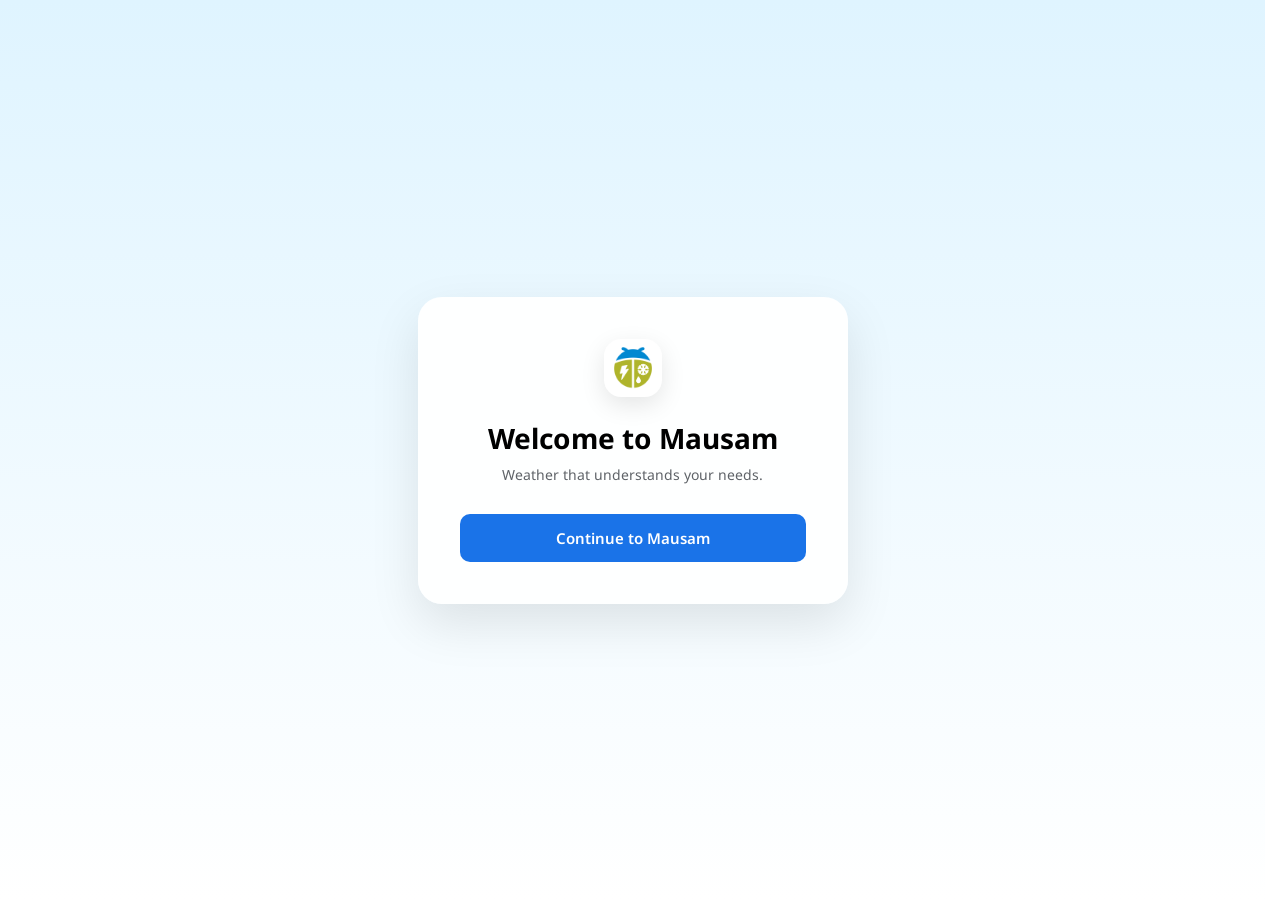
<file: Mausam/login.html>
<!DOCTYPE html>
<html lang="en">
<head>
    <meta charset="UTF-8">
    <meta name="viewport" content="width=device-width, initial-scale=1.0">

    <title>Mausam</title>

    <link rel="stylesheet" href="style.css">
</head>

<body>

    <main class="login-page">

        <section class="login-card">

            <div class="login-logo">
                <img src="assets/mausam-logo.png" alt="MAUSAM">
            </div>

            <h1>Welcome to Mausam</h1>

            <p class="login-subtitle">
                Weather that understands your needs.
            </p>

            <button class="login-button" type="button" onclick="continueToMausam()">
                Continue to Mausam
            </button>

        </section>

    </main>

    <script>
        function continueToMausam() {
            window.location.href = "dashboard.html";
        }
    </script>

</body>
</html>
</file>
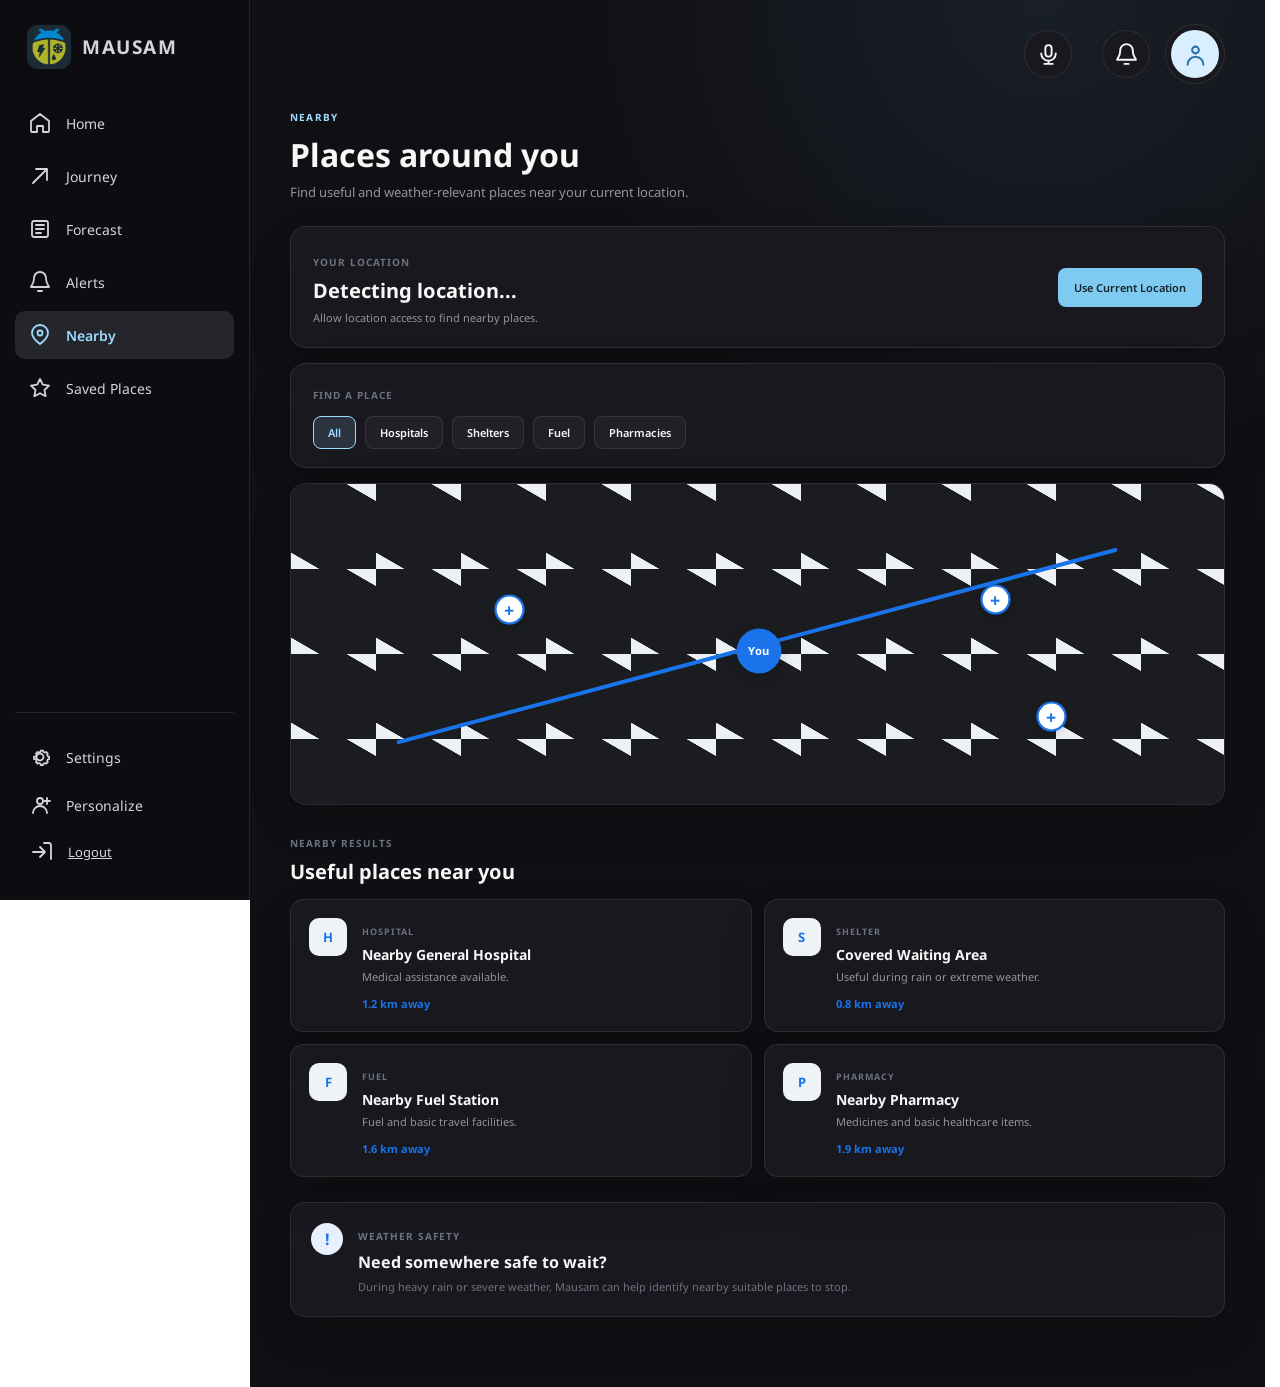
<file: Mausam/nearby.html>
<!DOCTYPE html>
<html lang="en">

<head>
    <meta charset="UTF-8">
    <meta name="viewport" content="width=device-width, initial-scale=1.0">

    <title>Nearby | Mausam</title>

    <link rel="stylesheet" href="style.css">
</head>

<body>

    <aside class="sidebar">
        <div class="brand"><div class="brand-logo"><img src="assets/mausam-logo.png" alt="MAUSAM"></div><span>MAUSAM</span></div>
        <nav class="navigation">
            <a href="dashboard.html" class="nav-item"><span class="nav-icon">⌂</span><span>Home</span></a>
            <a href="journey.html" class="nav-item"><span class="nav-icon">↗</span><span>Journey</span></a>
            <a href="forecast.html" class="nav-item"><span class="nav-icon">▤</span><span>Forecast</span></a>
            <a href="alerts.html" class="nav-item"><span class="nav-icon">!</span><span>Alerts</span></a>
            <a href="nearby.html" class="nav-item active"><span class="nav-icon">⌖</span><span>Nearby</span></a>
            <a href="saved.html" class="nav-item"><span class="nav-icon">☆</span><span>Saved Places</span></a>
        </nav>
        <div class="sidebar-bottom">
            <a href="settings.html" class="nav-item"><span class="nav-icon">⚙</span><span>Settings</span></a>
            <a href="personalize.html" class="nav-item"><span class="nav-icon">◉</span><span>Personalize</span></a>
            <a href="index.html" class="logout-button"><span class="nav-icon">↪</span><span>Logout</span></a>
        </div>
    </aside>

    <main class="nearby-page">

        <div class="nearby-container">

            <section class="nearby-heading">

                <span>NEARBY</span>

                <h1>Places around you</h1>

                <p>
                    Find useful and weather-relevant places
                    near your current location.
                </p>

            </section>


            <!-- LOCATION STATUS -->

            <section class="nearby-location-card">

                <div>

                    <span>YOUR LOCATION</span>

                    <h2 id="currentLocation">
                        Detecting location...
                    </h2>

                    <p id="locationStatus">
                        Allow location access to find nearby places.
                    </p>

                </div>


                <button
                    type="button"
                    id="detectLocationButton"
                >
                    Use Current Location
                </button>

            </section>


            <!-- CATEGORY FILTER -->

            <section class="nearby-filter-card">

                <span>FIND A PLACE</span>

                <div class="nearby-filter-options">

                    <button
                        class="nearby-filter active"
                        data-category="all"
                        type="button"
                    >
                        All
                    </button>

                    <button
                        class="nearby-filter"
                        data-category="hospital"
                        type="button"
                    >
                        Hospitals
                    </button>

                    <button
                        class="nearby-filter"
                        data-category="shelter"
                        type="button"
                    >
                        Shelters
                    </button>

                    <button
                        class="nearby-filter"
                        data-category="fuel"
                        type="button"
                    >
                        Fuel
                    </button>

                    <button
                        class="nearby-filter"
                        data-category="pharmacy"
                        type="button"
                    >
                        Pharmacies
                    </button>

                </div>

            </section>


            <!-- MAP -->

            <section class="nearby-map-card">

                <div class="nearby-map-placeholder">

                    <div class="nearby-map-route"></div>

                    <div class="nearby-map-center">
                        You
                    </div>

                    <div class="nearby-place-marker marker-one">
                        +
                    </div>

                    <div class="nearby-place-marker marker-two">
                        +
                    </div>

                    <div class="nearby-place-marker marker-three">
                        +
                    </div>

                </div>

            </section>


            <!-- NEARBY RESULTS -->

            <section class="nearby-results-section">

                <div class="section-heading">

                    <div>

                        <span>NEARBY RESULTS</span>

                        <h2>Useful places near you</h2>

                    </div>

                </div>


                <div
                    class="nearby-results"
                    id="nearbyResults"
                >

                    <article
                        class="nearby-place-card"
                        data-category="hospital"
                    >

                        <div class="nearby-place-icon">
                            H
                        </div>

                        <div class="nearby-place-content">

                            <span>HOSPITAL</span>

                            <h3>
                                Nearby General Hospital
                            </h3>

                            <p>
                                Medical assistance available.
                            </p>

                            <strong>
                                1.2 km away
                            </strong>

                        </div>

                    </article>


                    <article
                        class="nearby-place-card"
                        data-category="shelter"
                    >

                        <div class="nearby-place-icon">
                            S
                        </div>

                        <div class="nearby-place-content">

                            <span>SHELTER</span>

                            <h3>
                                Covered Waiting Area
                            </h3>

                            <p>
                                Useful during rain or extreme weather.
                            </p>

                            <strong>
                                0.8 km away
                            </strong>

                        </div>

                    </article>


                    <article
                        class="nearby-place-card"
                        data-category="fuel"
                    >

                        <div class="nearby-place-icon">
                            F
                        </div>

                        <div class="nearby-place-content">

                            <span>FUEL</span>

                            <h3>
                                Nearby Fuel Station
                            </h3>

                            <p>
                                Fuel and basic travel facilities.
                            </p>

                            <strong>
                                1.6 km away
                            </strong>

                        </div>

                    </article>


                    <article
                        class="nearby-place-card"
                        data-category="pharmacy"
                    >

                        <div class="nearby-place-icon">
                            P
                        </div>

                        <div class="nearby-place-content">

                            <span>PHARMACY</span>

                            <h3>
                                Nearby Pharmacy
                            </h3>

                            <p>
                                Medicines and basic healthcare items.
                            </p>

                            <strong>
                                1.9 km away
                            </strong>

                        </div>

                    </article>

                </div>

            </section>


            <!-- WEATHER SAFETY -->

            <section class="nearby-safety-card">

                <div class="nearby-safety-icon">
                    !
                </div>

                <div>

                    <span>WEATHER SAFETY</span>

                    <h2>
                        Need somewhere safe to wait?
                    </h2>

                    <p>
                        During heavy rain or severe weather,
                        Mausam can help identify nearby
                        suitable places to stop.
                    </p>

                </div>

            </section>

        </div>

    </main>


    <script src="language.js"></script>
    <script src="nearby.js"></script>

</body>

</html>
</file>
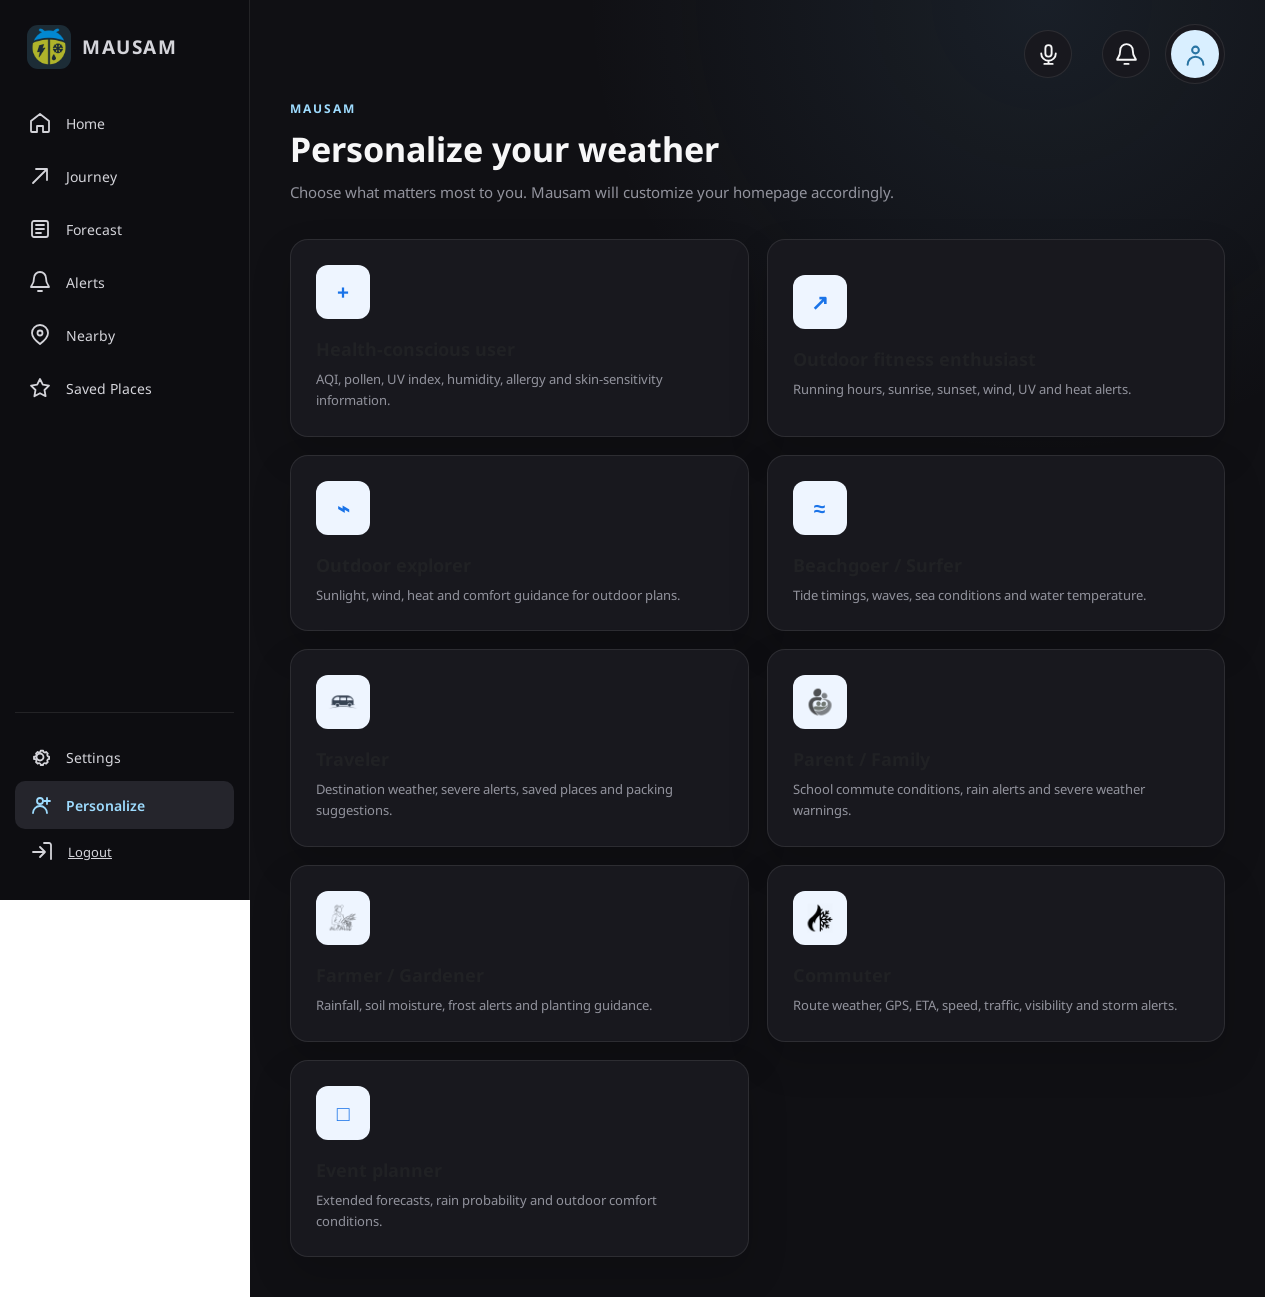
<file: Mausam/personalize.html>
<!DOCTYPE html>
<html lang="en">
<head>
    <meta charset="UTF-8">
    <meta name="viewport" content="width=device-width, initial-scale=1.0">

    <title>Personalize | Mausam</title>

    <link rel="stylesheet" href="style.css">
</head>

<body>

    <aside class="sidebar">
        <div class="brand"><div class="brand-logo"><img src="assets/mausam-logo.png" alt="MAUSAM"></div><span>MAUSAM</span></div>
        <nav class="navigation">
            <a href="dashboard.html" class="nav-item"><span class="nav-icon">⌂</span><span>Home</span></a>
            <a href="journey.html" class="nav-item"><span class="nav-icon">↗</span><span>Journey</span></a>
            <a href="forecast.html" class="nav-item"><span class="nav-icon">▤</span><span>Forecast</span></a>
            <a href="alerts.html" class="nav-item"><span class="nav-icon">!</span><span>Alerts</span></a>
            <a href="nearby.html" class="nav-item"><span class="nav-icon">⌖</span><span>Nearby</span></a>
            <a href="saved.html" class="nav-item"><span class="nav-icon">☆</span><span>Saved Places</span></a>
        </nav>
        <div class="sidebar-bottom">
            <a href="settings.html" class="nav-item"><span class="nav-icon">⚙</span><span>Settings</span></a>
            <a href="personalize.html" class="nav-item active"><span class="nav-icon">◉</span><span>Personalize</span></a>
            <a href="index.html" class="logout-button"><span class="nav-icon">↪</span><span>Logout</span></a>
        </div>
    </aside>

    <main class="personalize-page">

        <div class="personalize-container">

            <div class="personalize-header">

                <div class="personalize-title">
                    <span>MAUSAM</span>

                    <h1>Personalize your weather</h1>

                    <p>
                        Choose what matters most to you.
                        Mausam will customize your homepage accordingly.
                    </p>
                </div>

            </div>


            <section class="persona-section">

                <div class="persona-grid">

                    <button class="persona-card" onclick="selectPersona('health')">
                        <div class="persona-icon">+</div>
                        <h2>Health-conscious user</h2>
                        <p>AQI, pollen, UV index, humidity, allergy and skin-sensitivity information.</p>
                    </button>

                    <button class="persona-card" onclick="selectPersona('fitness')">
                        <div class="persona-icon">↗</div>
                        <h2>Outdoor fitness enthusiast</h2>
                        <p>Running hours, sunrise, sunset, wind, UV and heat alerts.</p>
                    </button>

                    <button class="persona-card" onclick="selectPersona('outdoor')">
                        <div class="persona-icon">⌁</div>
                        <h2>Outdoor explorer</h2>
                        <p>Sunlight, wind, heat and comfort guidance for outdoor plans.</p>
                    </button>

                    <button class="persona-card" onclick="selectPersona('beach')">
                        <div class="persona-icon">≈</div>
                        <h2>Beachgoer / Surfer</h2>
                        <p>Tide timings, waves, sea conditions and water temperature.</p>
                    </button>

                    <button class="persona-card"
                        onclick="selectPersona('traveler')">

                        <div class="persona-icon persona-image-icon">
                            <img src="assets/traveler.png" alt="Traveler">
                        </div>

                        <h2>Traveler</h2>

                        <p>
                            Destination weather, severe alerts,
                            saved places and packing suggestions.
                        </p>

                    </button>


                    <button class="persona-card"
                        onclick="selectPersona('family')">

                        <div class="persona-icon persona-image-icon">
                            <img src="assets/family.png" alt="Family">
                        </div>

                        <h2>Parent / Family</h2>

                        <p>
                            School commute conditions,
                            rain alerts and severe weather warnings.
                        </p>

                    </button>


                    <button class="persona-card"
                        onclick="selectPersona('farmer')">

                        <div class="persona-icon persona-image-icon">
                            <img src="assets/farmer.png" alt="Farmer">
                        </div>

                        <h2>Farmer / Gardener</h2>

                        <p>
                            Rainfall, soil moisture, frost alerts
                            and planting guidance.
                        </p>

                    </button>


                    <button class="persona-card"
                        onclick="selectPersona('commuter')">

                        <div class="persona-icon persona-image-icon">
                            <img src="assets/commuter.png" alt="Commuter">
                        </div>

                        <h2>Commuter</h2>

                        <p>
                            Route weather, GPS, ETA, speed,
                            traffic, visibility and storm alerts.
                        </p>

                    </button>

                    <button class="persona-card" onclick="selectPersona('event')">
                        <div class="persona-icon">□</div>
                        <h2>Event planner</h2>
                        <p>Extended forecasts, rain probability and outdoor comfort conditions.</p>
                    </button>


                </div>

            </section>

        </div>

    </main>


    <script src="language.js"></script>
    <script>

        function selectPersona(persona) {

            localStorage.setItem("mausamPersona", persona);

            window.location.href = "dashboard.html";

        }

    </script>

</body>
</html>
</file>
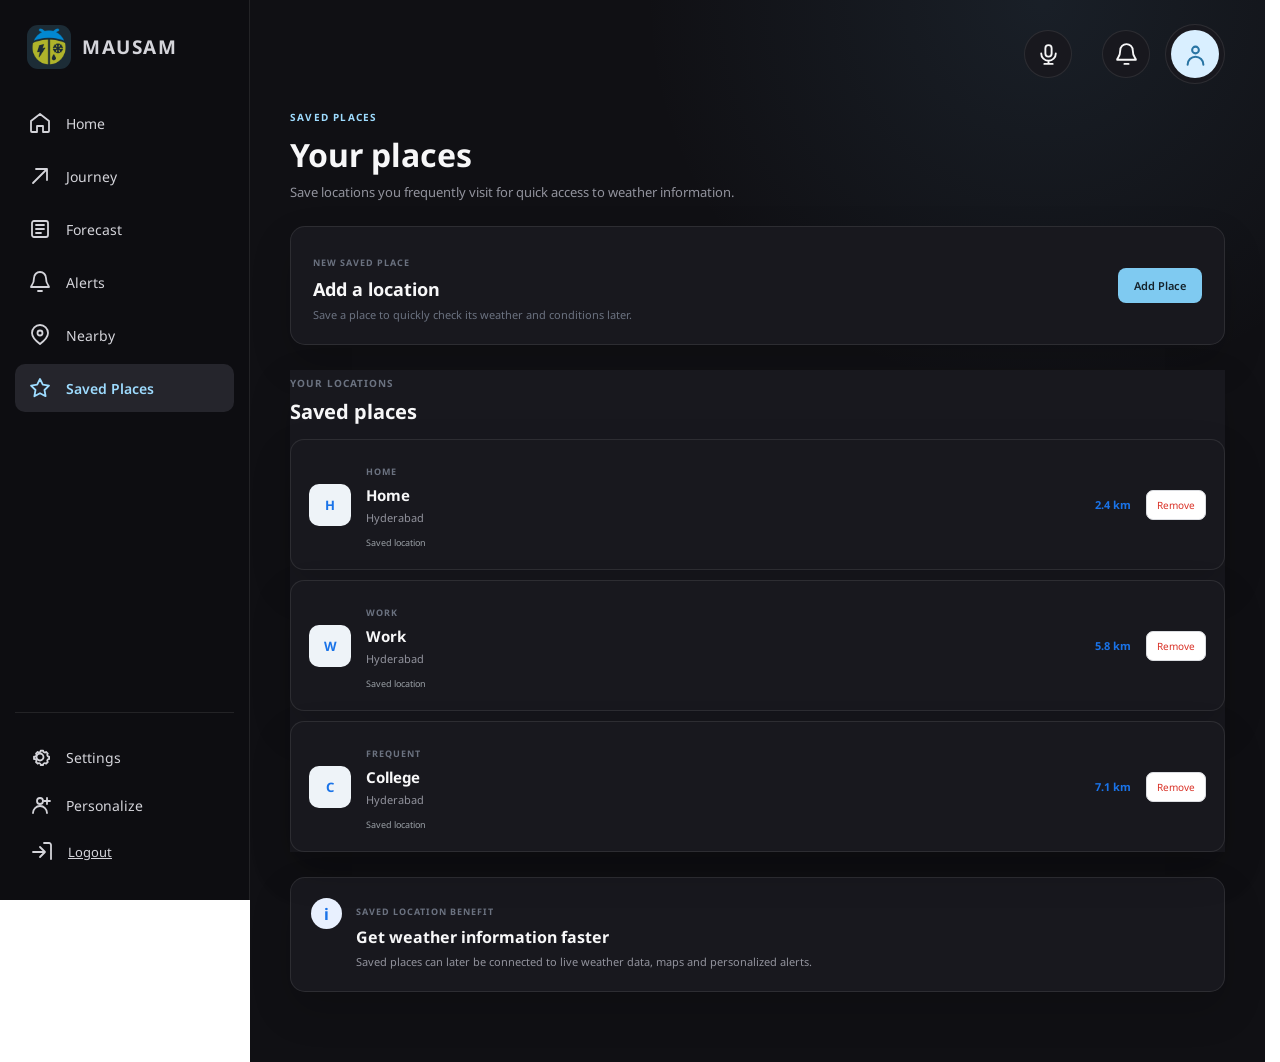
<file: Mausam/saved.html>
<!DOCTYPE html>
<html lang="en">

<head>
    <meta charset="UTF-8">
    <meta name="viewport" content="width=device-width, initial-scale=1.0">

    <title>Saved Places | Mausam</title>

    <link rel="stylesheet" href="style.css">
</head>

<body>

    <aside class="sidebar">
        <div class="brand"><div class="brand-logo"><img src="assets/mausam-logo.png" alt="MAUSAM"></div><span>MAUSAM</span></div>
        <nav class="navigation">
            <a href="dashboard.html" class="nav-item"><span class="nav-icon">⌂</span><span>Home</span></a>
            <a href="journey.html" class="nav-item"><span class="nav-icon">↗</span><span>Journey</span></a>
            <a href="forecast.html" class="nav-item"><span class="nav-icon">▤</span><span>Forecast</span></a>
            <a href="alerts.html" class="nav-item"><span class="nav-icon">!</span><span>Alerts</span></a>
            <a href="nearby.html" class="nav-item"><span class="nav-icon">⌖</span><span>Nearby</span></a>
            <a href="saved.html" class="nav-item active"><span class="nav-icon">☆</span><span>Saved Places</span></a>
        </nav>
        <div class="sidebar-bottom">
            <a href="settings.html" class="nav-item"><span class="nav-icon">⚙</span><span>Settings</span></a>
            <a href="personalize.html" class="nav-item"><span class="nav-icon">◉</span><span>Personalize</span></a>
            <a href="index.html" class="logout-button"><span class="nav-icon">↪</span><span>Logout</span></a>
        </div>
    </aside>

    <main class="saved-page">

        <div class="saved-container">

            <!-- HEADING -->

            <section class="saved-heading">

                <span>SAVED PLACES</span>

                <h1>Your places</h1>

                <p>
                    Save locations you frequently visit
                    for quick access to weather information.
                </p>

            </section>


            <!-- ADD PLACE -->

            <section class="add-place-card">

                <div>

                    <span>NEW SAVED PLACE</span>

                    <h2>Add a location</h2>

                    <p>
                        Save a place to quickly check its
                        weather and conditions later.
                    </p>

                </div>

                <button
                    type="button"
                    id="addPlaceButton"
                >
                    Add Place
                </button>

            </section>


            <!-- SAVED PLACES -->

            <section class="saved-section">

                <div class="section-heading">

                    <div>

                        <span>YOUR LOCATIONS</span>

                        <h2>Saved places</h2>

                    </div>

                </div>


                <div
                    class="saved-place-list"
                    id="savedPlaceList"
                >

                    <!-- HOME -->

                    <article class="saved-place-card">

                        <div class="saved-place-icon">
                            H
                        </div>

                        <div class="saved-place-info">

                            <span>HOME</span>

                            <h3>Home</h3>

                            <p>
                                Hyderabad
                            </p>

                            <small>
                                Saved location
                            </small>

                        </div>

                        <div class="saved-place-actions">

                            <strong>
                                2.4 km
                            </strong>

                            <button
                                type="button"
                                class="remove-place"
                            >
                                Remove
                            </button>

                        </div>

                    </article>


                    <!-- WORK -->

                    <article class="saved-place-card">

                        <div class="saved-place-icon">
                            W
                        </div>

                        <div class="saved-place-info">

                            <span>WORK</span>

                            <h3>Work</h3>

                            <p>
                                Hyderabad
                            </p>

                            <small>
                                Saved location
                            </small>

                        </div>

                        <div class="saved-place-actions">

                            <strong>
                                5.8 km
                            </strong>

                            <button
                                type="button"
                                class="remove-place"
                            >
                                Remove
                            </button>

                        </div>

                    </article>


                    <!-- COLLEGE -->

                    <article class="saved-place-card">

                        <div class="saved-place-icon">
                            C
                        </div>

                        <div class="saved-place-info">

                            <span>FREQUENT</span>

                            <h3>College</h3>

                            <p>
                                Hyderabad
                            </p>

                            <small>
                                Saved location
                            </small>

                        </div>

                        <div class="saved-place-actions">

                            <strong>
                                7.1 km
                            </strong>

                            <button
                                type="button"
                                class="remove-place"
                            >
                                Remove
                            </button>

                        </div>

                    </article>

                </div>

            </section>


            <!-- EMPTY STATE -->

            <section
                class="saved-empty-state"
                id="savedEmptyState"
            >

                <div class="saved-empty-icon">
                    +
                </div>

                <h2>No saved places</h2>

                <p>
                    Add locations that matter to you
                    for faster weather access.
                </p>

                <button
                    type="button"
                    onclick="document.getElementById('addPlaceButton').click()"
                >
                    Add your first place
                </button>

            </section>


            <!-- INFORMATION -->

            <section class="saved-information-card">

                <div class="saved-information-icon">
                    i
                </div>

                <div>

                    <span>SAVED LOCATION BENEFIT</span>

                    <h2>
                        Get weather information faster
                    </h2>

                    <p>
                        Saved places can later be connected
                        to live weather data, maps and
                        personalized alerts.
                    </p>

                </div>

            </section>

        </div>

    </main>


    <script src="language.js"></script>
    <script src="saved.js"></script>

</body>

</html>
</file>
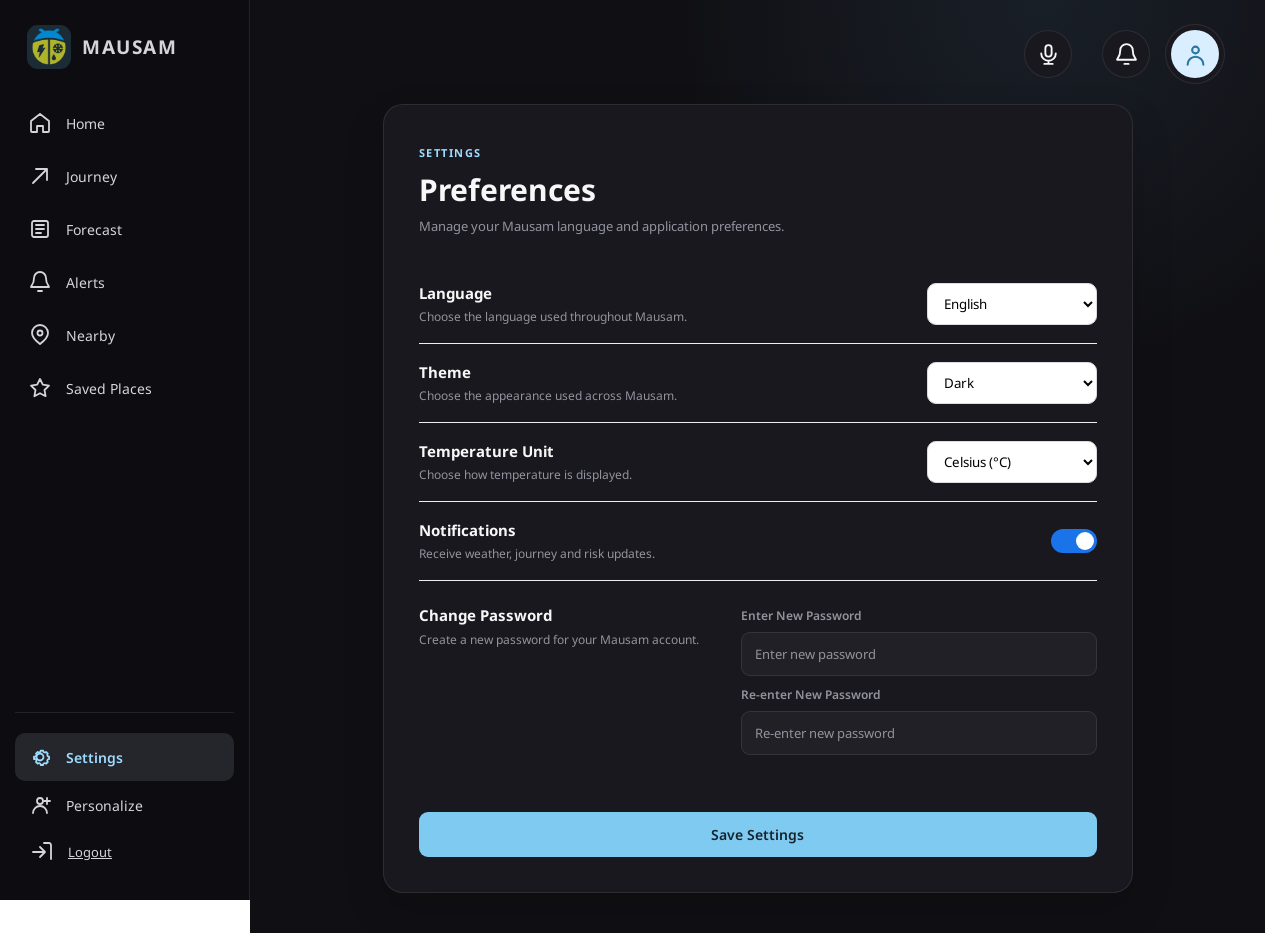
<file: Mausam/settings.html>
<!DOCTYPE html>
<html lang="en">

<head>
    <meta charset="UTF-8">
    <meta name="viewport" content="width=device-width, initial-scale=1.0">

    <title>Settings | Mausam</title>

    <link rel="stylesheet" href="style.css">
</head>

<body>

    <!-- SIDEBAR -->

    <aside class="sidebar">

        <div class="brand">
            <div class="brand-logo"><img src="assets/mausam-logo.png" alt="MAUSAM"></div>
            <span>MAUSAM</span>
        </div>


        <nav class="navigation">

            <a href="dashboard.html" class="nav-item">
                <span class="nav-icon">⌂</span>
                <span>Home</span>
            </a>

            <a href="journey.html" class="nav-item">
                <span class="nav-icon">↗</span>
                <span>Journey</span>
            </a>

            <a href="forecast.html" class="nav-item">
                <span class="nav-icon">▤</span>
                <span>Forecast</span>
            </a>

            <a href="alerts.html" class="nav-item">
                <span class="nav-icon">!</span>
                <span>Alerts</span>
            </a>

            <a href="nearby.html" class="nav-item">
                <span class="nav-icon">⌖</span>
                <span>Nearby</span>
            </a>

            <a href="saved.html" class="nav-item">
                <span class="nav-icon">☆</span>
                <span>Saved Places</span>
            </a>

        </nav>


        <!-- SIDEBAR BOTTOM -->

        <div class="sidebar-bottom">

            <a href="settings.html" class="nav-item active">
                <span class="nav-icon">⚙</span>
                <span>Settings</span>
            </a>

            <a href="personalize.html" class="nav-item">
                <span class="nav-icon">◉</span>
                <span>Personalize</span>
            </a>

            <a href="index.html" class="logout-button">
                <span class="nav-icon">↪</span>
                <span>Logout</span>
            </a>

        </div>

    </aside>


    <!-- MAIN CONTENT -->

    <main class="settings-page">

        <div class="settings-container">


            <section class="settings-card">


                <!-- PAGE HEADING -->

                <div class="profile-page-heading">

                    <span>SETTINGS</span>

                    <h1>Preferences</h1>

                    <p>
                        Manage your Mausam language and application preferences.
                    </p>

                </div>


                <!-- LANGUAGE -->

                <div class="settings-row">

                    <div>

                        <h3>Language</h3>

                        <p>
                            Choose the language used throughout Mausam.
                        </p>

                    </div>


                    <select id="languageSelect">

                        <option value="en">
                            English
                        </option>

                        <option value="te">
                            Telugu
                        </option>

                        <option value="hi">
                            Hindi
                        </option>

                    </select>

                </div>


                <div class="settings-divider"></div>

                <!-- THEME -->

                <div class="settings-row">

                    <div>

                        <h3>Theme</h3>

                        <p>
                            Choose the appearance used across Mausam.
                        </p>

                    </div>


                    <select id="themeSelect">

                        <option value="dark">
                            Dark
                        </option>

                        <option value="light">
                            Light
                        </option>

                    </select>

                </div>


                <div class="settings-divider"></div>


                <!-- TEMPERATURE UNIT -->

                <div class="settings-row">

                    <div>

                        <h3>Temperature Unit</h3>

                        <p>
                            Choose how temperature is displayed.
                        </p>

                    </div>


                    <select id="temperatureUnit">

                        <option value="celsius">
                            Celsius (°C)
                        </option>

                        <option value="fahrenheit">
                            Fahrenheit (°F)
                        </option>

                    </select>

                </div>


                <div class="settings-divider"></div>


                <!-- NOTIFICATIONS -->

                <div class="settings-row">

                    <div>

                        <h3>Notifications</h3>

                        <p>
                            Receive weather, journey and risk updates.
                        </p>

                    </div>


                    <label class="switch">

                        <input
                            type="checkbox"
                            id="notificationsToggle"
                            checked
                        >

                        <span class="slider"></span>

                    </label>

                </div>


                <div class="settings-divider"></div>


                <!-- CHANGE PASSWORD -->

                <div class="settings-section">

                    <div>

                        <h3>Change Password</h3>

                        <p>
                            Create a new password for your Mausam account.
                        </p>

                    </div>


                    <div class="password-fields">

                        <label for="newPassword">
                            Enter New Password
                        </label>

                        <input
                            type="password"
                            id="newPassword"
                            placeholder="Enter new password"
                            autocomplete="new-password"
                        >


                        <label for="confirmPassword">
                            Re-enter New Password
                        </label>

                        <input
                            type="password"
                            id="confirmPassword"
                            placeholder="Re-enter new password"
                            autocomplete="new-password"
                        >


                        <p
                            id="passwordMessage"
                            class="password-message"
                        ></p>

                    </div>

                </div>


                <!-- SAVE SETTINGS -->

                <button
                    class="save-profile-button"
                    id="saveSettingsButton"
                    type="button"
                >
                    Save Settings
                </button>


            </section>

        </div>

    </main>


    <!-- SETTINGS JAVASCRIPT -->

    <script src="language.js"></script>
    <script>

        const languageSelect =
            document.getElementById("languageSelect");

        const temperatureUnit =
            document.getElementById("temperatureUnit");

        const themeSelect =
            document.getElementById("themeSelect");

        const notificationsToggle =
            document.getElementById("notificationsToggle");

        const newPassword =
            document.getElementById("newPassword");

        const confirmPassword =
            document.getElementById("confirmPassword");

        const passwordMessage =
            document.getElementById("passwordMessage");

        const saveSettingsButton =
            document.getElementById("saveSettingsButton");


        /* =========================
           LOAD SAVED SETTINGS
           ========================= */

        const savedLanguage =
            localStorage.getItem("mausamLanguage") || "en";

        const savedTemperatureUnit =
            localStorage.getItem("mausamTemperatureUnit") || "celsius";

        const savedTheme =
            localStorage.getItem("mausamTheme") || "dark";

        const savedNotifications =
            localStorage.getItem("mausamNotifications");


        languageSelect.value =
            savedLanguage;

        temperatureUnit.value =
            savedTemperatureUnit;

        themeSelect.value =
            savedTheme;

        themeSelect.addEventListener("change", function () {
            document.documentElement.dataset.theme = this.value;
            localStorage.setItem("mausamTheme", this.value);
        });


        if (savedNotifications !== null) {

            notificationsToggle.checked =
                savedNotifications === "true";

        }


        /* =========================
           PASSWORD VALIDATION
           ========================= */

        function checkPasswords() {

            const password =
                newPassword.value;

            const confirmation =
                confirmPassword.value;


            if (
                password === "" &&
                confirmation === ""
            ) {

                passwordMessage.textContent = "";

                return true;

            }


            if (password.length < 8) {

                passwordMessage.textContent =
                    "Password must contain at least 8 characters.";

                return false;

            }


            if (password !== confirmation) {

                passwordMessage.textContent =
                    "Passwords do not match.";

                return false;

            }


            passwordMessage.textContent =
                "Passwords match.";

            return true;

        }


        newPassword.addEventListener(
            "input",
            checkPasswords
        );


        confirmPassword.addEventListener(
            "input",
            checkPasswords
        );


        /* =========================
           SAVE SETTINGS
           ========================= */

        saveSettingsButton.addEventListener(
            "click",
            function () {

                if (!checkPasswords()) {

                    return;

                }


                localStorage.setItem(
                    "mausamLanguage",
                    languageSelect.value
                );


                localStorage.setItem(
                    "mausamTemperatureUnit",
                    temperatureUnit.value
                );

                localStorage.setItem(
                    "mausamTheme",
                    themeSelect.value
                );

                document.documentElement.dataset.theme =
                    themeSelect.value;


                localStorage.setItem(
                    "mausamNotifications",
                    notificationsToggle.checked
                );


                /*
                 IMPORTANT:

                 Do NOT store the actual password
                 in localStorage.

                 Real password encryption and authentication
                 will be handled by the backend.
                */


                if (
                    newPassword.value !== ""
                ) {

                    alert(window.MausamLanguage.translate(
                        "Password details are ready for backend integration."
                    ));

                    newPassword.value = "";
                    confirmPassword.value = "";
                    passwordMessage.textContent = "";

                } else {

                    alert(window.MausamLanguage.translate(
                        "Settings saved successfully."
                    ));

                }

            }
        );

    </script>

</body>

</html>
</file>
<file: Mausam/style.css>
@import url("https://fonts.googleapis.com/css2?family=Noto+Sans:wght@400;500;600;700&family=Noto+Sans+Devanagari:wght@400;500;600;700&family=Noto+Sans+Telugu:wght@400;500;600;700&display=swap");

* {
    margin: 0;
    padding: 0;
    box-sizing: border-box;
}

html {
    scrollbar-gutter: stable;
}

body {
    font-family: "Noto Sans", "Google Sans", Arial, sans-serif;
    min-height: 100vh;
    overflow-x: hidden;
    overflow-y: auto;
}

.splash-screen {
    min-height: 100vh;
    height: 100vh;

    display: flex;
    flex-direction: column;
    justify-content: center;
    align-items: center;

    overflow: hidden;

    background: linear-gradient(
        180deg,
        #dff4ff 0%,
        #ffffff 100%
    );

    animation: fadeIn 1s ease-in-out;
}

.mausam-logo {
    width: 100px;
    height: 100px;

    display: flex;
    align-items: center;
    justify-content: center;

    border-radius: 28px;

    background: white;

    font-size: 52px;
    font-weight: 700;

    box-shadow: 0 12px 35px rgba(0, 0, 0, 0.12);

    animation: logoFloat 2.5s ease-in-out infinite;
}

.mausam-logo img {
    width: 86px;
    height: 86px;
    object-fit: contain;
}

.splash-screen h1 {
    margin-top: 25px;

    font-size: 38px;
    font-weight: 700;
    letter-spacing: 3px;
}

.splash-screen p {
    margin-top: 10px;

    font-size: 16px;
    color: #5f6368;
}

.loading {
    display: flex;
    gap: 7px;

    margin-top: 35px;
}

.loading span {
    width: 7px;
    height: 7px;

    border-radius: 50%;

    background: #5f6368;

    animation: loading 1.2s infinite ease-in-out;
}

.loading span:nth-child(2) {
    animation-delay: 0.15s;
}

.loading span:nth-child(3) {
    animation-delay: 0.3s;
}

@keyframes logoFloat {
    0%, 100% {
        transform: translateY(0);
    }

    50% {
        transform: translateY(-8px);
    }
}

@keyframes loading {
    0%, 80%, 100% {
        transform: scale(0.6);
        opacity: 0.5;
    }

    40% {
        transform: scale(1);
        opacity: 1;
    }
}

@keyframes fadeIn {
    from {
        opacity: 0;
    }

    to {
        opacity: 1;
    }
}
/* =========================
   LOGIN PAGE
   ========================= */

.login-page {
    min-height: 100vh;

    display: flex;
    align-items: center;
    justify-content: center;

    background: linear-gradient(
        180deg,
        #dff4ff 0%,
        #ffffff 100%
    );

    padding: 30px;
}

.login-card {
    width: 100%;
    max-width: 430px;

    background: rgba(255, 255, 255, 0.95);

    padding: 42px;

    border-radius: 24px;

    box-shadow:
        0 20px 50px rgba(0, 0, 0, 0.10);

    animation: loginAppear 0.7s ease-out;
}

.login-logo {
    width: 58px;
    height: 58px;

    margin: 0 auto 22px;

    display: flex;
    align-items: center;
    justify-content: center;

    border-radius: 17px;

    background: #ffffff;

    font-size: 30px;
    font-weight: 700;

    box-shadow:
        0 8px 25px rgba(0, 0, 0, 0.10);
}

.login-logo img {
    width: 50px;
    height: 50px;
    object-fit: contain;
}

.login-card h1 {
    text-align: center;

    font-size: 28px;
    font-weight: 700;

    margin-bottom: 8px;
}

.login-subtitle {
    text-align: center;

    color: #5f6368;

    font-size: 14px;

    margin-bottom: 30px;
}

.input-group {
    margin-bottom: 18px;
}

.input-group label {
    display: block;

    font-size: 14px;
    font-weight: 600;

    margin-bottom: 7px;
}

.input-group input {
    width: 100%;

    padding: 13px 14px;

    border: 1px solid #dadce0;

    border-radius: 10px;

    font-size: 14px;

    outline: none;

    font-family: inherit;

    transition: border-color 0.2s, box-shadow 0.2s;
}

.input-group input:focus {
    border-color: #4285f4;

    box-shadow:
        0 0 0 3px rgba(66, 133, 244, 0.12);
}

.login-options {
    display: flex;

    justify-content: space-between;
    align-items: center;

    margin-bottom: 22px;

    font-size: 12px;
}

.remember-me {
    display: flex;

    align-items: center;

    gap: 6px;
}

.forgot-password {
    color: #4285f4;

    border: 0;
    background: transparent;
    font: inherit;
    font-size: 12px;

    cursor: pointer;
    text-decoration: none;
}

.login-button {
    width: 100%;

    padding: 14px;

    border: none;

    border-radius: 10px;

    background: #1a73e8;

    color: white;

    font-size: 15px;

    font-weight: 600;

    cursor: pointer;

    font-family: inherit;

    transition: transform 0.2s, box-shadow 0.2s;
}

.login-button:hover {
    transform: translateY(-1px);

    box-shadow:
        0 7px 18px rgba(26, 115, 232, 0.25);
}

.divider {
    display: flex;

    align-items: center;

    gap: 12px;

    margin: 25px 0;

    color: #80868b;

    font-size: 11px;
}

.divider::before,
.divider::after {
    content: "";

    flex: 1;

    height: 1px;

    background: #dadce0;
}

.google-button {
    width: 100%;

    padding: 13px;

    border: 1px solid #dadce0;

    border-radius: 10px;

    background: white;

    display: flex;

    align-items: center;
    justify-content: center;

    gap: 10px;

    font-size: 14px;

    font-weight: 600;

    cursor: pointer;

    font-family: inherit;
}

.google-button:hover {
    background: #f8f9fa;
}

.google-icon {
    font-size: 18px;

    font-weight: 700;
}

.language-selector {
    margin-top: 28px;

    padding-top: 20px;

    border-top: 1px solid #eeeeee;

    display: flex;

    align-items: center;
    justify-content: space-between;

    font-size: 13px;
}

.language-selector select {
    border: 1px solid #dadce0;

    border-radius: 8px;

    padding: 7px 10px;

    background: white;

    font-family: inherit;

    outline: none;
}

.login-page {
    position: relative;
}

.login-language-control {
    position: absolute;
    top: 24px;
    right: 28px;

    display: inline-flex;
    align-items: center;
    gap: 8px;

    padding: 7px 10px;

    border: 1px solid #dadce0;
    border-radius: 10px;

    background: #ffffff;
    color: #111111;
}

.language-icon {
    color: #0066cc;
    font-size: 15px;
    font-weight: 700;
}

.login-language-control select {
    border: 0;
    outline: none;
    background: transparent;
    color: inherit;
    font: inherit;
    font-size: 12px;
    cursor: pointer;
}

@keyframes loginAppear {
    from {
        opacity: 0;
        transform: translateY(15px);
    }

    to {
        opacity: 1;
        transform: translateY(0);
    }
}

@media (max-width: 500px) {

    .login-page {
        padding: 18px;
    }

    .login-card {
        padding: 30px 24px;
    }

    .login-card h1 {
        font-size: 24px;
    }
}
/* =========================
   DASHBOARD
   ========================= */

.dashboard {
    min-height: 100vh;
    display: flex;
    background: #f7f9fc;
    font-family: inherit;
}

/* SIDEBAR */

.sidebar {
    width: 240px;
    min-height: 100vh;

    background: #ffffff;

    border-right: 1px solid #e5e7eb;

    display: flex;
    flex-direction: column;

    padding: 25px 15px;
}

.brand {
    display: flex;
    align-items: center;

    gap: 11px;

    padding: 0 12px 30px;

    font-size: 19px;
    font-weight: 700;

    letter-spacing: 1.5px;
}

.brand-logo {
    width: 44px;
    height: 44px;

    border-radius: 11px;

    display: flex;
    align-items: center;
    justify-content: center;

    background: #eef5ff;

    font-size: 23px;
    font-weight: 700;
}

.brand-logo img {
    width: 100%;
    height: 100%;
    object-fit: contain;
}

.navigation {
    display: flex;
    flex-direction: column;

    gap: 5px;
}

.nav-item {
    display: flex;
    align-items: center;

    gap: 13px;

    padding: 12px 13px;

    border-radius: 10px;

    color: #5f6368;

    text-decoration: none;

    font-size: 14px;

    transition: 0.2s ease;
}

.nav-item:hover {
    background: #f1f5f9;
}

.nav-item.active {
    background: #e8f0fe;
    color: #1a73e8;

    font-weight: 600;
}

.nav-icon {
    width: 20px;

    text-align: center;

    font-size: 17px;
}

.ui-icon {
    width: 19px;
    height: 19px;
    display: block;
    fill: none;
    stroke: currentColor;
    stroke-linecap: round;
    stroke-linejoin: round;
    stroke-width: 1.8;
}

.sidebar-bottom {
    margin-top: auto;

    border-top: 1px solid #eeeeee;

    padding-top: 15px;
}


/* MAIN CONTENT */

.main-content {
    flex: 1;

    padding: 30px 42px;

    max-width: 1400px;
}


/* TOP BAR */

.topbar {
    display: flex;

    justify-content: space-between;
    align-items: center;

    margin-bottom: 28px;
}

.welcome-text {
    color: #6b7280;

    font-size: 13px;

    margin-bottom: 4px;
}

.topbar h2 {
    font-size: 25px;
}

.topbar-actions {
    display: flex;

    align-items: center;

    gap: 15px;
}

.notification-button,
.profile-button {
    border: 1px solid #e1e5eb;

    background: #ffffff;

    cursor: pointer;
}

.notification-button {
    width: 42px;
    height: 42px;

    border-radius: 50%;

    display: inline-flex;
    align-items: center;
    justify-content: center;
}

.profile-button {
    width: 54px;
    height: 54px;

    border-radius: 50%;

    display: flex;
    align-items: center;
    justify-content: center;
}

.profile-button span {
    width: 42px;
    height: 42px;

    border-radius: 50%;

    background: #e8f0fe;

    display: flex;
    align-items: center;
    justify-content: center;

    color: #1a73e8;

    font-weight: 600;
}

.profile-button span .ui-icon {
    width: 22px;
    height: 22px;
}

.notification-button {
    position: relative;
}

.notification-badge {
    position: absolute;
    top: 7px;
    right: 7px;
    width: 7px;
    height: 7px;
    border: 2px solid #ffffff;
    border-radius: 50%;
    background: #d93025;
}

.shared-topbar {
    margin-bottom: 24px;
}

.shared-topbar-title {
    display: none;
}

.shared-topbar .topbar-actions {
    width: 100%;
    justify-content: flex-end;
}


/* LOCATION */

.location-section {
    margin-bottom: 20px;
}

.location-label,
.weather-status,
.risk-card span,
.personalized-section .section-heading > div > span {
    font-size: 11px;

    font-weight: 700;

    letter-spacing: 1px;

    color: #6b7280;
}

.location-section h3 {
    font-size: 22px;

    margin: 4px 0;
}

.location-section p {
    color: #6b7280;

    font-size: 13px;
}


/* WEATHER CARD */

.weather-main-card {
    min-height: 260px;

    border-radius: 24px;

    padding: 35px 40px;

    background: linear-gradient(
        135deg,
        #dff4ff,
        #eef7ff
    );

    display: flex;

    justify-content: space-between;

    align-items: center;

    overflow: hidden;
}

.weather-information h1 {
    font-size: 72px;

    line-height: 1;

    margin: 14px 0;
}

.weather-information h3 {
    font-size: 22px;

    margin-bottom: 7px;
}

.weather-information p {
    color: #5f6368;

    font-size: 14px;
}


/* SIMPLE WEATHER VISUAL */

.weather-animation {
    width: 220px;
    height: 180px;

    position: relative;
}

.sun {
    width: 90px;
    height: 90px;

    border-radius: 50%;

    background: #fbbc04;

    position: absolute;

    top: 15px;
    right: 35px;
}

.cloud {
    width: 130px;
    height: 55px;

    border-radius: 50px;

    background: #ffffff;

    position: absolute;

    bottom: 35px;
    left: 25px;

    box-shadow:
        30px -20px 0 -5px #ffffff,
        65px -10px 0 -12px #ffffff;
}


/* RISK */

.risk-card {
    display: flex;

    align-items: center;

    gap: 15px;

    margin-top: 18px;

    padding: 18px 20px;

    background: #ffffff;

    border-radius: 15px;

    border-left: 5px solid #1e8e3e;
}

.risk-indicator {
    width: 36px;
    height: 36px;

    border-radius: 50%;

    display: flex;
    align-items: center;
    justify-content: center;

    background: #e6f4ea;

    color: #1e8e3e;

    font-weight: 700;
}

.risk-card h3 {
    margin: 3px 0;

    font-size: 15px;
}

.risk-card p {
    color: #6b7280;

    font-size: 12px;
}


/* PERSONALIZED SECTION */

.personalized-section {
    margin-top: 32px;
}

.section-heading {
    display: flex;

    align-items: end;

    justify-content: space-between;

    margin-bottom: 15px;
}

.section-heading h2 {
    margin-top: 5px;

    font-size: 20px;
}

.change-persona {
    padding: 9px 14px;

    border: 1px solid #dadce0;

    border-radius: 9px;

    background: #ffffff;

    cursor: pointer;

    font-family: inherit;

    font-size: 12px;
}

.information-grid {
    display: grid;

    grid-template-columns: repeat(4, 1fr);

    gap: 15px;
}

.info-card {
    background: #ffffff;

    padding: 20px;

    border-radius: 15px;

    border: 1px solid #edf0f3;
}

.info-label {
    display: block;

    color: #6b7280;

    font-size: 10px;

    font-weight: 700;

    letter-spacing: 0.8px;

    margin-bottom: 12px;
}

.info-card strong {
    display: block;

    font-size: 25px;

    margin-bottom: 6px;
}

.info-card p {
    color: #6b7280;

    font-size: 12px;
}


/* RESPONSIVE */

@media (max-width: 900px) {

    .sidebar {
        width: 190px;
    }

    .main-content {
        padding: 25px;
    }

    .information-grid {
        grid-template-columns: repeat(2, 1fr);
    }
}

@media (max-width: 650px) {

    .sidebar {
        display: none;
    }

    .main-content {
        padding: 20px;
    }

    .weather-main-card {
        padding: 25px;
    }

    .weather-animation {
        display: none;
    }

    .information-grid {
        grid-template-columns: 1fr 1fr;
    }
}

/* THEME MODES */

html[data-theme="light"] body {
    background: #f4f7fb;
    color: #111111;
}

html[data-theme="light"] .sidebar {
    background: #ffffff;
    border-right-color: #d9e1ea;
}

html[data-theme="light"] .sidebar .brand,
html[data-theme="light"] .sidebar .nav-item,
html[data-theme="light"] .sidebar .logout-button {
    color: #111111;
}

html[data-theme="light"] .sidebar .nav-item:hover {
    background: #eef5fb;
}

html[data-theme="light"] .sidebar .nav-item.active {
    background: #dff2ff;
    color: #0066cc;
}

html[data-theme="light"] .sidebar .sidebar-bottom {
    border-top-color: #d9e1ea;
}

html[data-theme="light"] .sidebar .brand-logo {
    background: #eaf6ff;
}

html[data-theme="light"] .shared-topbar .notification-button,
html[data-theme="light"] .shared-topbar .profile-button,
html[data-theme="light"] .shared-topbar .voice-assistant-button {
    border-color: #d9e1ea;
    background: #ffffff;
    color: #111111;
}

html[data-theme="light"] .shared-topbar .profile-button span {
    background: #dff2ff;
    color: #0066cc;
}

html[data-theme="light"] .forecast-page,
html[data-theme="light"] .alerts-page,
html[data-theme="light"] .nearby-page,
html[data-theme="light"] .journey-page,
html[data-theme="light"] .saved-page,
html[data-theme="light"] .personalize-page,
html[data-theme="light"] .profile-page,
html[data-theme="light"] .settings-page {
    background: #f4f7fb;
    color: #111111;
}

html[data-theme="light"] .forecast-heading h1,
html[data-theme="light"] .alerts-heading h1,
html[data-theme="light"] .nearby-heading h1,
html[data-theme="light"] .journey-heading h1,
html[data-theme="light"] .saved-heading h1,
html[data-theme="light"] .personalize-title h1,
html[data-theme="light"] .profile-page-heading h1,
html[data-theme="light"] .section-heading h2 {
    color: #111111;
}

html[data-theme="light"] .forecast-heading p,
html[data-theme="light"] .alerts-heading p,
html[data-theme="light"] .nearby-heading p,
html[data-theme="light"] .journey-heading p,
html[data-theme="light"] .saved-heading p,
html[data-theme="light"] .personalize-title p,
html[data-theme="light"] .profile-page-heading p,
html[data-theme="light"] .section-heading p,
html[data-theme="light"] .forecast-location-card p,
html[data-theme="light"] .nearby-location-card p,
html[data-theme="light"] .journey-summary-card p,
html[data-theme="light"] .eta-card p,
html[data-theme="light"] .saved-place-card p,
html[data-theme="light"] .profile-edit-card p,
html[data-theme="light"] .settings-card p,
html[data-theme="light"] .forecast-current-card p,
html[data-theme="light"] .forecast-section p,
html[data-theme="light"] .alert-card p,
html[data-theme="light"] .nearby-place-card p,
html[data-theme="light"] .journey-info-card p,
html[data-theme="light"] .route-weather-card p,
html[data-theme="light"] .saved-information-card p,
html[data-theme="light"] .persona-card p {
    color: #555555;
}

html[data-theme="light"] .forecast-location-card,
html[data-theme="light"] .forecast-current-card,
html[data-theme="light"] .forecast-section,
html[data-theme="light"] .forecast-insight-card,
html[data-theme="light"] .alert-summary,
html[data-theme="light"] .alert-summary-item,
html[data-theme="light"] .alert-card,
html[data-theme="light"] .personalized-alert-card,
html[data-theme="light"] .alert-settings-card,
html[data-theme="light"] .nearby-location-card,
html[data-theme="light"] .nearby-filter-card,
html[data-theme="light"] .nearby-map-card,
html[data-theme="light"] .nearby-place-card,
html[data-theme="light"] .nearby-safety-card,
html[data-theme="light"] .journey-card,
html[data-theme="light"] .journey-summary-card,
html[data-theme="light"] .map-card,
html[data-theme="light"] .journey-info-card,
html[data-theme="light"] .eta-card,
html[data-theme="light"] .route-weather-card,
html[data-theme="light"] .nearby-stop-section,
html[data-theme="light"] .saved-section,
html[data-theme="light"] .add-place-card,
html[data-theme="light"] .saved-place-card,
html[data-theme="light"] .saved-information-card,
html[data-theme="light"] .persona-card,
html[data-theme="light"] .profile-edit-card,
html[data-theme="light"] .settings-card,
html[data-theme="light"] .notification-history,
html[data-theme="light"] .location-confirmation {
    border-color: #d9e1ea;
    background: #ffffff;
    color: #111111;
    box-shadow: 0 12px 30px rgba(16, 32, 48, 0.08);
}

html[data-theme="light"] .forecast-current-card input,
html[data-theme="light"] .journey-card input,
html[data-theme="light"] .nearby-location-card input,
html[data-theme="light"] .add-place-card input,
html[data-theme="light"] .profile-edit-card input,
html[data-theme="light"] .settings-card input,
html[data-theme="light"] .nearby-filter,
html[data-theme="light"] .transport-option,
html[data-theme="light"] .change-persona,
html[data-theme="light"] .nearby-location-card button,
html[data-theme="light"] .add-place-card button,
html[data-theme="light"] .save-profile-button,
html[data-theme="light"] .password-toggle {
    border-color: #cbd5df;
    background: #ffffff;
    color: #111111;
}

html[data-theme="light"] .nearby-filter.active,
html[data-theme="light"] .transport-option.active {
    border-color: #0066cc;
    background: #dff2ff;
    color: #0066cc;
}

html[data-theme="light"] .hour-card,
html[data-theme="light"] .day-card,
html[data-theme="light"] .weather-factor-card,
html[data-theme="light"] .stop-card,
html[data-theme="light"] .info-card {
    border-color: #d9e1ea;
    background: #f7fbff;
    color: #111111;
}

html[data-theme="light"] .hour-card p,
html[data-theme="light"] .hour-card small,
html[data-theme="light"] .day-card p,
html[data-theme="light"] .day-card small,
html[data-theme="light"] .weather-factor-card p,
html[data-theme="light"] .stop-card p,
html[data-theme="light"] .info-card p,
html[data-theme="light"] .notification-history-item p,
html[data-theme="light"] .notification-history-item small {
    color: #555555;
}

html[data-theme="light"] .notification-history-item {
    border-bottom-color: #d9e1ea;
}

html[data-theme="light"] .notification-history-item strong {
    color: #111111;
}

html[data-theme="light"] .nearby-map-placeholder,
html[data-theme="light"] .map-placeholder {
    background-color: #e9f1f7;
}

html[data-theme="light"] .dashboard {
    background: #f4f7fb;
    color: #111111;
}

html[data-theme="light"] .dashboard .sidebar {
    background: #ffffff;
    border-right-color: #d9e1ea;
}

html[data-theme="light"] .dashboard .main-content {
    background: #f4f7fb;
}

html[data-theme="light"] .dashboard .brand,
html[data-theme="light"] .dashboard .nav-item,
html[data-theme="light"] .dashboard .logout-button {
    color: #111111;
}

html[data-theme="light"] .dashboard .nav-item.active {
    background: #dff2ff;
    color: #0066cc;
}

html[data-theme="light"] .dashboard .notification-button,
html[data-theme="light"] .dashboard .profile-button,
html[data-theme="light"] .dashboard .voice-assistant-button,
html[data-theme="light"] .dashboard .forecast-day,
html[data-theme="light"] .dashboard .rain-chart-card,
html[data-theme="light"] .dashboard .dashboard-map-panel,
html[data-theme="light"] .dashboard .city-watch-panel,
html[data-theme="light"] .dashboard .city-watch-card,
html[data-theme="light"] .dashboard .dashboard .info-card {
    border-color: #d9e1ea;
    background: #ffffff;
    color: #111111;
}

html[data-theme="light"] .dashboard .weather-main-card {
    background: linear-gradient(118deg, #dff2ff 0%, #f7fbff 100%);
    border-color: #c4d9e7;
}

html[data-theme="light"] .dashboard .weather-information h1,
html[data-theme="light"] .dashboard .weather-information h3,
html[data-theme="light"] .dashboard .topbar h2,
html[data-theme="light"] .dashboard .location-section h3,
html[data-theme="light"] .dashboard .dashboard-section-head h2,
html[data-theme="light"] .dashboard .info-card strong,
html[data-theme="light"] .dashboard .city-watch-card b {
    color: #111111;
}

html[data-theme="light"] .dashboard .welcome-text,
html[data-theme="light"] .dashboard .location-section p,
html[data-theme="light"] .dashboard .weather-information p,
html[data-theme="light"] .dashboard .risk-card p,
html[data-theme="light"] .dashboard .info-card p,
html[data-theme="light"] .dashboard .city-watch-card small,
html[data-theme="light"] .dashboard .city-watch-card span {
    color: #555555;
}

html[data-theme="light"] .dashboard .risk-card {
    border-color: #d9e1ea;
    background: #ffffff;
}

html[data-theme="dark"] .splash-screen,
html[data-theme="dark"] .login-page {
    background: #101014;
    color: #f7f7f8;
}

html[data-theme="dark"] .splash-screen p,
html[data-theme="dark"] .login-subtitle,
html[data-theme="dark"] .login-card label,
html[data-theme="dark"] .login-options,
html[data-theme="dark"] .login-footer {
    color: #92939d;
}

html[data-theme="dark"] .login-card,
html[data-theme="dark"] .login-logo {
    border-color: rgba(255, 255, 255, 0.09);
    background: #18181e;
    color: #f7f7f8;
}

html[data-theme="dark"] .login-card input {
    border-color: rgba(255, 255, 255, 0.09);
    background: #202026;
    color: #f7f7f8;
}

html[data-theme="dark"] .login-language-control {
    border-color: rgba(255, 255, 255, 0.09);
    background: #18181e;
    color: #f7f7f8;
}

html[data-theme="dark"] .login-language-control select {
    color: #f7f7f8;
}

html[data-theme="light"] .login-language-control {
    border-color: #d9e1ea;
    background: #ffffff;
    color: #111111;
}

html[data-theme="dark"] .splash-screen h1,
html[data-theme="dark"] .login-card h1 {
    color: #f7f7f8;
}

html[data-theme="light"] .splash-screen,
html[data-theme="light"] .login-page {
    background: #f4f7fb;
    color: #111111;
}
/* =========================
   PERSONALIZE PAGE
   ========================= */

.personalize-page {
    min-height: 100vh;

    background: #f7f9fc;

    padding: 40px;
}

.personalize-container {
    max-width: 1150px;

    margin: auto;
}

.personalize-header {
    margin-bottom: 35px;
}

.back-button {
    border: 1px solid #dadce0;

    background: #ffffff;

    border-radius: 9px;

    padding: 9px 14px;

    cursor: pointer;

    font-family: inherit;

    margin-bottom: 25px;
}

.personalize-title span {
    font-size: 12px;

    font-weight: 700;

    letter-spacing: 2px;

    color: #1a73e8;
}

.personalize-title h1 {
    font-size: 34px;

    margin: 8px 0;
}

.personalize-title p {
    color: #6b7280;

    font-size: 15px;

    max-width: 650px;

    line-height: 1.6;
}

.persona-grid {
    display: grid;

    grid-template-columns: repeat(2, 1fr);

    gap: 18px;
}

.persona-card {
    text-align: left;

    background: #ffffff;

    border: 1px solid #e5e7eb;

    border-radius: 18px;

    padding: 25px;

    cursor: pointer;

    font-family: inherit;

    transition:
        transform 0.2s ease,
        box-shadow 0.2s ease,
        border-color 0.2s ease;
}

.persona-card:hover {
    transform: translateY(-3px);

    border-color: #1a73e8;

    box-shadow:
        0 12px 30px rgba(0, 0, 0, 0.08);
}

.persona-icon {
    width: 45px;
    height: 45px;

    display: flex;

    align-items: center;
    justify-content: center;

    border-radius: 12px;

    background: #eef5ff;

    color: #1a73e8;

    font-size: 21px;

    font-weight: 700;

    margin-bottom: 18px;
}

.persona-image-icon img {
    width: 38px;
    height: 38px;

    object-fit: contain;

    mix-blend-mode: multiply;
}

.persona-card h2 {
    font-size: 18px;

    color: #202124;

    margin-bottom: 8px;
}

.persona-card p {
    color: #6b7280;

    font-size: 13px;

    line-height: 1.6;
}

@media (max-width: 700px) {

    .personalize-page {
        padding: 25px 18px;
    }

    .personalize-title h1 {
        font-size: 27px;
    }

    .persona-grid {
        grid-template-columns: 1fr;
    }
}
/* =========================
   RISK STATES
   ========================= */

.risk-card.good {
    border-left-color: #1e8e3e;
}

.risk-card.good .risk-indicator {
    background: #e6f4ea;
    color: #1e8e3e;
}

.risk-card.risk {
    border-left-color: #d93025;
}

.risk-card.risk .risk-indicator {
    background: #fce8e6;
    color: #d93025;
}

.section-heading p {
    color: #6b7280;
    font-size: 13px;
    margin-top: 5px;
}
/* =========================
   PROFILE MENU
   ========================= */

.profile-menu-container {
    position: relative;
}

.profile-dropdown {
    position: absolute;

    top: 54px;
    right: 0;

    width: 280px;

    background: #ffffff;

    border: 1px solid #e5e7eb;

    border-radius: 16px;

    padding: 12px;

    box-shadow:
        0 12px 35px rgba(0, 0, 0, 0.12);

    display: none;

    z-index: 1000;
}

.profile-dropdown.show {
    display: block;

    animation: profileMenuAppear 0.2s ease-out;
}

.profile-header {
    display: flex;

    align-items: center;

    gap: 12px;

    padding: 12px;
}

.profile-avatar {
    width: 45px;
    height: 45px;

    border-radius: 50%;

    display: flex;
    align-items: center;
    justify-content: center;

    background: #e8f0fe;

    color: #1a73e8;

    font-weight: 600;
}

.profile-header strong {
    display: block;

    font-size: 14px;
}

.profile-header p {
    margin-top: 3px;

    color: #6b7280;

    font-size: 12px;
}

.profile-divider {
    height: 1px;

    background: #eeeeee;

    margin: 7px 0;
}

.profile-option {
    width: 100%;

    border: none;

    background: transparent;

    text-align: left;

    padding: 11px 12px;

    border-radius: 9px;

    cursor: pointer;

    font-family: inherit;

    font-size: 13px;

    color: #202124;
}

.profile-option:hover {
    background: #f1f5f9;
}

.profile-option.sign-out {
    color: #d93025;
}

@keyframes profileMenuAppear {

    from {
        opacity: 0;
        transform: translateY(-5px);
    }

    to {
        opacity: 1;
        transform: translateY(0);
    }

}
/* =========================
   EDIT PROFILE PAGE
   ========================= */

.profile-page {
    min-height: 100vh;
    background: #f7f9fc;
    padding: 40px;
    box-sizing: border-box;
}

.profile-page-container {
    max-width: 700px;
    margin: 0 auto;
}


/* BACK BUTTON */

.back-button {
    border: none;
    background: transparent;
    padding: 8px 0;

    font-family: inherit;
    font-size: 13px;
    font-weight: 600;

    color: #1a73e8;

    cursor: pointer;
}

.back-button:hover {
    text-decoration: underline;
}


/* PROFILE CARD */

.profile-edit-card {
    margin-top: 20px;

    background: #ffffff;

    border: 1px solid #e5e7eb;
    border-radius: 20px;

    padding: 35px;

    box-shadow:
        0 10px 30px rgba(0, 0, 0, 0.06);
}


/* HEADING */

.profile-page-heading span {
    color: #1a73e8;

    font-size: 11px;
    font-weight: 700;

    letter-spacing: 1.5px;
}

.profile-page-heading h1 {
    margin: 7px 0;

    font-size: 30px;
}

.profile-page-heading p {
    margin: 0 0 30px;

    color: #6b7280;

    font-size: 13px;
}


/* PHOTO SECTION */

.profile-photo-section {
    display: flex;
    align-items: center;

    gap: 20px;

    padding-bottom: 28px;
    margin-bottom: 28px;

    border-bottom: 1px solid #eeeeee;
}


/* LARGE AVATAR */

.large-profile-avatar {
    width: 85px;
    height: 85px;

    flex-shrink: 0;

    border-radius: 50%;

    background: #e8f0fe;

    color: #1a73e8;

    display: flex;
    align-items: center;
    justify-content: center;

    font-size: 30px;
    font-weight: 600;

    background-repeat: no-repeat;

    overflow: hidden;
}


/* PHOTO TEXT */

.photo-actions h3 {
    margin: 0 0 5px;

    font-size: 15px;
}

.photo-actions p {
    margin: 0 0 12px;

    color: #6b7280;

    font-size: 12px;
}


/* UPLOAD BUTTON */

.upload-photo-button {
    display: inline-block;

    padding: 8px 13px;

    border: 1px solid #dadce0;

    border-radius: 8px;

    background: #ffffff;

    color: #202124;

    font-size: 12px;
    font-weight: 600;

    cursor: pointer;
}

.upload-photo-button:hover {
    background: #f8f9fa;
}


/* FORM */

.profile-input-group {
    margin-bottom: 20px;
}

.profile-input-group label {
    display: block;

    margin-bottom: 7px;

    font-size: 13px;
    font-weight: 600;
}

.profile-input-group input {
    width: 100%;

    box-sizing: border-box;

    padding: 13px 14px;

    border: 1px solid #dadce0;
    border-radius: 9px;

    font-family: inherit;
    font-size: 14px;

    outline: none;
}

.profile-input-group input:focus {
    border-color: #1a73e8;

    box-shadow:
        0 0 0 3px rgba(26, 115, 232, 0.10);
}


/* SAVE BUTTON */

.save-profile-button {
    width: 100%;

    margin-top: 5px;

    padding: 13px;

    border: none;
    border-radius: 9px;

    background: #1a73e8;

    color: #ffffff;

    font-family: inherit;

    font-size: 14px;
    font-weight: 600;

    cursor: pointer;
}

.save-profile-button:hover {
    background: #1769d1;
}
/* =========================
   CHANGE PASSWORD
   ========================= */

.password-input-wrapper {
    position: relative;

    display: flex;
    align-items: center;
}

.password-input-wrapper input {
    padding-right: 70px;
}

.change-password-page {
    display: flex;
    align-items: flex-start;
    justify-content: center;
    padding: 56px 40px;
}

.change-password-page .profile-page-container {
    width: 100%;
    max-width: 560px;
}

.change-password-card {
    margin-top: 0;
    padding: 38px;
}

.password-security-note {
    display: flex;
    flex-direction: column;
    gap: 4px;

    margin: 0 0 26px;
    padding: 14px 16px;

    border: 1px solid #dbeafe;
    border-radius: 10px;

    background: #eff6ff;
    color: #1e3a8a;
    font-size: 12px;
    line-height: 1.45;
}

.password-security-note strong {
    font-size: 13px;
}

.password-error {
    min-height: 17px;
    margin: 7px 0 0;

    color: #b3261e;
    font-size: 12px;
}

.password-toggle:focus-visible,
.save-profile-button:focus-visible,
.edit-location-button:focus-visible,
.confirm-location-button:focus-visible {
    outline: 3px solid rgba(26, 115, 232, 0.25);
    outline-offset: 2px;
}

.password-toggle {
    position: absolute;

    right: 10px;

    border: none;
    background: transparent;

    color: #1a73e8;

    font-family: inherit;
    font-size: 12px;
    font-weight: 600;

    cursor: pointer;
}

.password-hint {
    margin: 7px 0 0;

    color: #6b7280;

    font-size: 11px;
}

.password-error {
    min-height: 16px;

    margin: 7px 0 0;

    color: #d93025;

    font-size: 11px;
}
/* =========================
   SETTINGS PAGE
   ========================= */

.settings-page {
    min-height: 100vh;

    background: #f7f9fc;

    padding: 40px;
}

.settings-container {
    max-width: 750px;

    margin: 0 auto;
}

.settings-card {
    margin-top: 20px;

    background: #ffffff;

    border: 1px solid #e5e7eb;

    border-radius: 20px;

    padding: 35px;

    box-shadow:
        0 10px 30px rgba(0, 0, 0, 0.06);
}

.settings-row {
    display: flex;

    align-items: center;
    justify-content: space-between;

    gap: 25px;

    padding: 18px 0;
}

.settings-row h3 {
    margin-bottom: 5px;

    font-size: 15px;
}

.settings-row p {
    margin: 0;

    color: #6b7280;

    font-size: 12px;
}

.settings-row select {
    min-width: 170px;

    padding: 10px 12px;

    border: 1px solid #dadce0;

    border-radius: 9px;

    background: #ffffff;

    font-family: inherit;

    cursor: pointer;

    outline: none;
}

.settings-row select:focus {
    border-color: #1a73e8;
}

.settings-divider {
    height: 1px;

    background: #eeeeee;
}
.settings-section {
    display: grid;
    grid-template-columns: minmax(0, 0.9fr) minmax(260px, 1.1fr);
    align-items: start;
    gap: 32px;
    padding: 24px 0;
}
.settings-section h3 {
    margin-bottom: 6px;
    font-size: 15px;
}
.settings-section > div:first-child p {
    margin: 0;
    color: #6b7280;
    font-size: 12px;
    line-height: 1.5;
}
.password-fields {
    display: grid;
    gap: 8px;
}
.password-fields label {
    margin-top: 2px;
    color: #202124;
    font-size: 12px;
    font-weight: 600;
}
.password-fields input {
    width: 100%;
    min-width: 0;
    padding: 12px 13px;
    border: 1px solid #dadce0;
    border-radius: 9px;
    background: #ffffff;
    color: #202124;
    font: inherit;
    font-size: 13px;
    outline: none;
}
.password-fields input:focus {
    border-color: #1a73e8;
    box-shadow: 0 0 0 3px rgba(26, 115, 232, 0.12);
}
.password-message {
    min-height: 18px;
    margin: 2px 0 0;
    color: #1e8e3e;
    font-size: 11px;
}
html[data-theme="dark"] .settings-section > div:first-child p,
html[data-theme="dark"] .password-fields label {
    color: #92939d;
}
html[data-theme="dark"] .password-fields input {
    border-color: rgba(255, 255, 255, 0.09);
    background: #202026;
    color: #f7f7f8;
}
html[data-theme="dark"] .password-fields input::placeholder {
    color: #92939d;
}
html[data-theme="light"] .settings-section > div:first-child p,
html[data-theme="light"] .password-fields label {
    color: #555555;
}
html[data-theme="light"] .password-fields input {
    border-color: #cbd5df;
    background: #ffffff;
    color: #111111;
}
@media (max-width: 700px) {
    .settings-section {
        grid-template-columns: 1fr;
        gap: 16px;
    }
}


/* TOGGLE */

.switch {
    position: relative;

    display: inline-block;

    width: 46px;
    height: 24px;

    flex-shrink: 0;
}

.switch input {
    opacity: 0;

    width: 0;
    height: 0;
}

.slider {
    position: absolute;

    cursor: pointer;

    inset: 0;

    background: #dadce0;

    border-radius: 30px;

    transition: 0.2s;
}

.slider::before {
    content: "";

    position: absolute;

    width: 18px;
    height: 18px;

    left: 3px;
    top: 3px;

    background: white;

    border-radius: 50%;

    transition: 0.2s;
}

.switch input:checked + .slider {
    background: #1a73e8;
}

.switch input:checked + .slider::before {
    transform: translateX(22px);
}
/* =========================
   JOURNEY PAGE
   ========================= */

.journey-page {
    min-height: 100vh;

    background: #f7f9fc;

    padding: 40px;

    box-sizing: border-box;
}

.journey-container {
    max-width: 1100px;

    margin: 0 auto;
}


/* HEADING */

.journey-heading {
    margin-top: 20px;

    margin-bottom: 25px;
}

.journey-heading span {
    color: #1a73e8;

    font-size: 11px;

    font-weight: 700;

    letter-spacing: 1.5px;
}

.journey-heading h1 {
    margin: 7px 0;

    font-size: 32px;
}

.journey-heading p {
    margin: 0;

    color: #6b7280;

    font-size: 13px;
}


/* ROUTE CARD */

.journey-card {
    background: #ffffff;

    border: 1px solid #e5e7eb;

    border-radius: 18px;

    padding: 25px;

    box-shadow:
        0 8px 25px rgba(0, 0, 0, 0.05);
}

.journey-input-row {
    display: grid;

    grid-template-columns: 1fr auto 1fr;

    align-items: end;

    gap: 15px;
}

.journey-input-group label {
    display: block;

    font-size: 12px;

    font-weight: 600;
}

.journey-field-heading {
    display: flex;

    align-items: center;
    justify-content: space-between;

    gap: 10px;

    margin-bottom: 7px;
}

.maps-search-link,
.google-maps-route-link {
    color: #1a73e8;

    font-size: 11px;
    font-weight: 600;

    text-decoration: none;
}

.maps-search-link:hover,
.google-maps-route-link:hover {
    text-decoration: underline;
}

.journey-input-group input {
    width: 100%;

    box-sizing: border-box;

    padding: 13px 14px;

    border: 1px solid #dadce0;

    border-radius: 9px;

    font-family: inherit;

    font-size: 14px;

    outline: none;
}

.journey-input-group input:focus {
    border-color: #1a73e8;

    box-shadow:
        0 0 0 3px rgba(26, 115, 232, 0.1);
}

.route-arrow {
    padding-bottom: 11px;

    font-size: 20px;

    color: #6b7280;
}


/* TRANSPORT */

.transport-section {
    margin-top: 22px;
}

.transport-section > label {
    display: block;

    margin-bottom: 10px;

    font-size: 12px;

    font-weight: 600;
}

.transport-options {
    display: flex;

    flex-wrap: wrap;

    gap: 10px;
}

.transport-option {
    padding: 9px 16px;

    border: 1px solid #dadce0;

    border-radius: 9px;

    background: #ffffff;

    color: #202124;

    font-family: inherit;

    font-size: 12px;

    font-weight: 600;

    cursor: pointer;

    transition: 0.2s ease;
}

.transport-option:hover {
    background: #f8f9fa;
}

.transport-option.active {
    border-color: #1a73e8;

    background: #e8f0fe;

    color: #1a73e8;
}


/* START BUTTON */

.start-journey-button {
    width: 100%;

    margin-top: 22px;

    padding: 13px;

    border: none;

    border-radius: 9px;

    background: #1a73e8;

    color: #ffffff;

    font-family: inherit;

    font-size: 14px;

    font-weight: 600;

    cursor: pointer;
}

.start-journey-button:hover {
    background: #1769d1;
}


/* RESULT */

.journey-result {
    display: none;

    margin-top: 25px;
}

.journey-result.visible {
    display: block;

    animation: journeyAppear 0.3s ease-out;
}


/* SUMMARY */

.journey-summary-card {
    display: flex;

    flex-wrap: wrap;

    align-items: center;

    justify-content: space-between;

    gap: 20px;

    background: #ffffff;

    border: 1px solid #e5e7eb;

    border-radius: 16px;

    padding: 22px;

    margin-bottom: 18px;
}

.journey-label,
.journey-summary-card span {
    font-size: 10px;

    font-weight: 700;

    letter-spacing: 1.2px;

    color: #6b7280;
}

.journey-summary-card h2 {
    margin: 6px 0;

    font-size: 20px;
}

.journey-summary-card p {
    margin: 0;

    color: #6b7280;

    font-size: 12px;
}

.gps-status {
    padding: 8px 12px;

    border-radius: 20px;

    background: #e8f5e9;

    color: #188038;

    font-size: 11px;

    font-weight: 600;
}

.edit-location-button,
.confirm-location-button {
    padding: 9px 13px;

    border: 1px solid #dadce0;

    border-radius: 9px;

    background: #ffffff;

    color: #202124;

    font-family: inherit;
    font-size: 12px;
    font-weight: 600;

    cursor: pointer;
}

.edit-location-button:hover {
    background: #f8f9fa;
}

.confirm-location-button {
    border-color: #1a73e8;

    background: #1a73e8;

    color: #ffffff;
}

.confirm-location-button:hover {
    background: #1769d1;
}

.location-confirmation {
    width: min(420px, calc(100% - 32px));

    padding: 25px;

    border: 1px solid #e5e7eb;
    border-radius: 16px;

    box-shadow: 0 20px 55px rgba(0, 0, 0, 0.18);
}

.location-confirmation::backdrop {
    background: rgba(32, 33, 36, 0.35);
}

.location-confirmation h2 {
    margin: 7px 0;

    font-size: 21px;
}

.location-confirmation p {
    color: #6b7280;

    font-size: 13px;
    line-height: 1.5;
}

.confirmed-locations {
    display: grid;

    gap: 10px;

    margin: 20px 0;
}

.confirmed-locations > div {
    padding: 12px;

    border: 1px solid #edf0f3;
    border-radius: 10px;

    background: #f8f9fa;
}

.confirmed-locations span {
    display: block;

    margin-bottom: 4px;

    color: #6b7280;

    font-size: 10px;
    font-weight: 700;
    letter-spacing: 0.8px;
}

.confirmed-locations strong {
    display: block;

    overflow-wrap: anywhere;

    font-size: 14px;
}

.location-confirmation-actions {
    display: flex;

    justify-content: flex-end;

    gap: 10px;
}

.current-location-link {
    display: inline-block;

    margin-top: 6px;

    color: #1a73e8;

    font-size: 11px;
    font-weight: 600;

    text-decoration: none;
}

.current-location-link:hover {
    text-decoration: underline;
}


/* MAP */

.map-card {
    overflow: hidden;

    border-radius: 16px;

    border: 1px solid #e5e7eb;

    margin-bottom: 18px;
}

.map-placeholder {
    position: relative;

    height: 300px;

    background:
        linear-gradient(
            30deg,
            #f0f2f5 12%,
            transparent 12.5%,
            transparent 87%,
            #f0f2f5 87.5%
        );

    background-size: 90px 90px;

    overflow: hidden;
}

.map-actions {
    display: flex;

    justify-content: flex-end;

    padding: 12px 15px;

    background: #ffffff;
}

.map-route-line {
    position: absolute;

    left: 15%;

    top: 55%;

    width: 70%;

    height: 5px;

    background: #1a73e8;

    transform: rotate(-12deg);

    border-radius: 10px;
}

.map-marker {
    position: absolute;

    width: 32px;
    height: 32px;

    border-radius: 50%;

    display: flex;

    align-items: center;
    justify-content: center;

    color: #ffffff;

    font-weight: 700;

    font-size: 12px;

    box-shadow:
        0 4px 10px rgba(0, 0, 0, 0.15);
}

.start-marker {
    left: 12%;
    top: 60%;

    background: #188038;
}

.destination-marker {
    right: 12%;
    top: 40%;

    background: #d93025;
}

.map-label {
    position: absolute;

    padding: 5px 8px;

    background: #ffffff;

    border-radius: 6px;

    font-size: 10px;

    font-weight: 600;

    box-shadow:
        0 2px 8px rgba(0, 0, 0, 0.1);
}

.start-map-label {
    left: 9%;
    top: 72%;
}

.destination-map-label {
    right: 8%;
    top: 52%;
}


/* INFORMATION GRID */

.journey-info-grid {
    display: grid;

    grid-template-columns:
        repeat(4, 1fr);

    gap: 14px;

    margin-bottom: 18px;
}

.journey-info-card {
    background: #ffffff;

    border: 1px solid #e5e7eb;

    border-radius: 14px;

    padding: 18px;
}

.journey-info-card span {
    display: block;

    margin-bottom: 8px;

    color: #6b7280;

    font-size: 10px;

    font-weight: 700;

    letter-spacing: 1px;
}

.journey-info-card strong {
    font-size: 20px;
}


/* ETA */

.eta-card {
    display: flex;

    align-items: center;

    justify-content: space-between;

    gap: 30px;

    background: #ffffff;

    border: 1px solid #e5e7eb;

    border-radius: 16px;

    padding: 22px;

    margin-bottom: 18px;
}

.eta-card span {
    color: #6b7280;

    font-size: 10px;

    font-weight: 700;

    letter-spacing: 1px;
}

.eta-card h2 {
    margin: 7px 0 0;

    font-size: 27px;
}

.eta-card p {
    margin: 7px 0 0;

    color: #6b7280;

    font-size: 12px;
}


/* WEATHER */

.route-weather-card {
    background: #ffffff;

    border: 1px solid #e5e7eb;

    border-radius: 16px;

    padding: 22px;

    margin-bottom: 18px;
}

.weather-timeline {
    display: grid;

    grid-template-columns:
        repeat(3, 1fr);

    gap: 12px;
}

.timeline-item {
    padding: 15px;

    border-radius: 12px;

    border-left: 4px solid;
}

.timeline-item span {
    display: block;

    font-size: 11px;

    color: #6b7280;

    margin-bottom: 7px;
}

.timeline-item strong {
    display: block;

    font-size: 14px;
}

.timeline-item p {
    margin: 6px 0 0;

    font-size: 11px;
}

.good-weather {
    background: #eaf4ea;

    border-color: #188038;
}

.risk-weather {
    background: #fce8e6;

    border-color: #d93025;
}


/* WARNING */

.journey-warning {
    display: flex;

    gap: 15px;

    align-items: flex-start;

    background: #fce8e6;

    border: 1px solid #f1b7b2;

    border-radius: 14px;

    padding: 18px;

    margin-bottom: 25px;
}

.warning-icon {
    width: 30px;
    height: 30px;

    flex-shrink: 0;

    border-radius: 50%;

    display: flex;

    align-items: center;
    justify-content: center;

    background: #d93025;

    color: #ffffff;

    font-weight: 700;
}

.journey-warning span {
    color: #b3261e;

    font-size: 10px;

    font-weight: 700;

    letter-spacing: 1px;
}

.journey-warning h3 {
    margin: 5px 0;

    font-size: 15px;
}

.journey-warning p {
    margin: 0;

    color: #5f6368;

    font-size: 12px;

    line-height: 1.5;
}


/* NEARBY */

.nearby-stop-section {
    background: #ffffff;

    border: 1px solid #e5e7eb;

    border-radius: 16px;

    padding: 22px;
}

.nearby-stop-section > div:first-child span {
    color: #6b7280;

    font-size: 10px;

    font-weight: 700;

    letter-spacing: 1px;
}

.nearby-stop-section h2 {
    margin: 6px 0 20px;

    font-size: 20px;
}

.nearby-stop-grid {
    display: grid;

    grid-template-columns:
        repeat(4, 1fr);

    gap: 12px;
}

.stop-card {
    padding: 16px;

    border: 1px solid #e5e7eb;

    border-radius: 12px;
}

.stop-card strong {
    display: block;

    font-size: 14px;
}

.stop-card p {
    margin: 6px 0;

    color: #6b7280;

    font-size: 11px;
}

.stop-card span {
    color: #1a73e8;

    font-size: 11px;

    font-weight: 600;
}


/* ANIMATION */

@keyframes journeyAppear {

    from {
        opacity: 0;

        transform: translateY(8px);
    }

    to {
        opacity: 1;

        transform: translateY(0);
    }

}


/* RESPONSIVE */

@media (max-width: 800px) {

    .journey-page {
        padding: 20px;
    }

    .journey-input-row {
        grid-template-columns: 1fr;
    }

    .route-arrow {
        display: none;
    }

    .journey-info-grid {
        grid-template-columns:
            repeat(2, 1fr);
    }

    .weather-timeline {
        grid-template-columns: 1fr;
    }

    .nearby-stop-grid {
        grid-template-columns:
            repeat(2, 1fr);
    }

}

@media (max-width: 500px) {

    .journey-summary-card {
        flex-direction: column;

        align-items: flex-start;
    }

    .eta-card {
        flex-direction: column;

        align-items: flex-start;
    }

    .nearby-stop-grid {
        grid-template-columns: 1fr;
    }

}
/* =========================
   FORECAST PAGE
   ========================= */

.forecast-page {
    min-height: 100vh;
    background: #f7f9fc;
    padding: 40px;
    box-sizing: border-box;
}

.forecast-container {
    max-width: 1100px;
    margin: 0 auto;
}


/* HEADING */

.forecast-heading {
    margin-top: 20px;
    margin-bottom: 25px;
}

.forecast-heading span,
.forecast-location-card > div > span,
.forecast-current-card span,
.forecast-section > .section-heading span,
.forecast-insight-card span {
    font-size: 10px;
    font-weight: 700;
    letter-spacing: 1.2px;
    color: #6b7280;
}

.forecast-heading > span {
    color: #1a73e8;
}

.forecast-heading h1 {
    margin: 7px 0;
    font-size: 32px;
}

.forecast-heading p {
    margin: 0;
    color: #6b7280;
    font-size: 13px;
}


/* LOCATION */

.forecast-location-card {
    background: #ffffff;
    border: 1px solid #e5e7eb;
    border-radius: 16px;
    padding: 22px;
    margin-bottom: 18px;
}

.forecast-location-card h2 {
    margin: 6px 0;
    font-size: 21px;
}

.forecast-location-card p {
    margin: 0;
    color: #6b7280;
    font-size: 12px;
}


/* CURRENT WEATHER */

.forecast-current-card {
    display: flex;
    justify-content: space-between;
    align-items: center;
    gap: 30px;

    background: #ffffff;

    border: 1px solid #e5e7eb;
    border-radius: 16px;

    padding: 25px;

    margin-bottom: 25px;
}

.forecast-current-card h2 {
    margin: 8px 0 2px;
    font-size: 42px;
}

.forecast-current-card h3 {
    margin: 0 0 5px;
    font-size: 16px;
}

.forecast-current-card p {
    margin: 0;
    color: #6b7280;
    font-size: 12px;
}

.forecast-current-details {
    display: grid;
    grid-template-columns: repeat(3, 1fr);
    gap: 25px;
}

.forecast-current-details div {
    min-width: 90px;
}

.forecast-current-details span {
    display: block;
    margin-bottom: 7px;
}

.forecast-current-details strong {
    font-size: 17px;
}


/* SECTIONS */

.forecast-section {
    margin-bottom: 25px;
}

.forecast-section .section-heading {
    margin-bottom: 14px;
}

.forecast-section .section-heading h2 {
    margin-top: 6px;
    font-size: 21px;
}


/* HOURLY */

.hourly-forecast {
    display: grid;
    grid-template-columns: repeat(6, 1fr);
    gap: 10px;
}

.hour-card {
    background: #ffffff;

    border: 1px solid #e5e7eb;
    border-radius: 13px;

    padding: 16px;

    text-align: center;
}

.hour-card > span {
    display: block;
    color: #6b7280;
    font-size: 11px;
    margin-bottom: 12px;
}

.hour-card strong {
    display: block;
    font-size: 19px;
    margin-bottom: 7px;
}

.hour-card p {
    margin: 0 0 5px;
    font-size: 11px;
}

.hour-card small {
    color: #1a73e8;
    font-size: 10px;
}


/* DAILY FORECAST */

.daily-forecast {
    display: flex;
    flex-direction: column;
    gap: 8px;
}

.day-card {
    display: grid;
    grid-template-columns: 1fr 1fr 100px;
    align-items: center;

    background: #ffffff;

    border: 1px solid #e5e7eb;
    border-radius: 12px;

    padding: 15px 18px;
}

.day-card > div:first-child span {
    display: block;
    font-size: 13px;
    font-weight: 700;
}

.day-card > div:first-child strong {
    display: block;
    margin-top: 4px;
    color: #6b7280;
    font-size: 11px;
}

.day-weather {
    display: flex;
    gap: 12px;
    align-items: center;
}

.day-weather strong {
    font-size: 16px;
}

.day-weather span {
    color: #6b7280;
    font-size: 13px;
}

.rain-value {
    text-align: right;
    color: #1a73e8;
    font-size: 12px;
    font-weight: 700;
}


/* WEATHER FACTORS */

.weather-factor-grid {
    display: grid;
    grid-template-columns: repeat(4, 1fr);
    gap: 12px;
}

.weather-factor-card {
    background: #ffffff;

    border: 1px solid #e5e7eb;
    border-radius: 13px;

    padding: 18px;
}

.weather-factor-card span {
    display: block;
    margin-bottom: 8px;

    color: #6b7280;

    font-size: 10px;
    font-weight: 700;
    letter-spacing: 1px;
}

.weather-factor-card strong {
    display: block;
    font-size: 20px;
    margin-bottom: 8px;
}

.weather-factor-card p {
    margin: 0;

    color: #6b7280;

    font-size: 11px;
    line-height: 1.5;
}


/* INSIGHT */

.forecast-insight-card {
    display: flex;
    align-items: flex-start;
    gap: 14px;

    background: #ffffff;

    border: 1px solid #e5e7eb;
    border-radius: 14px;

    padding: 20px;

    margin-bottom: 30px;
}

.insight-indicator {
    width: 30px;
    height: 30px;

    flex-shrink: 0;

    display: flex;
    align-items: center;
    justify-content: center;

    border-radius: 50%;

    background: #fff4ce;

    color: #8a6800;

    font-weight: 700;
}

.forecast-insight-card h3 {
    margin: 6px 0;

    font-size: 15px;
}

.forecast-insight-card p {
    margin: 0;

    color: #6b7280;

    font-size: 12px;

    line-height: 1.5;
}


/* RESPONSIVE */

@media (max-width: 900px) {

    .hourly-forecast {
        grid-template-columns: repeat(3, 1fr);
    }

    .weather-factor-grid {
        grid-template-columns: repeat(2, 1fr);
    }

}

@media (max-width: 700px) {

    .forecast-page {
        padding: 20px;
    }

    .forecast-current-card {
        flex-direction: column;
        align-items: flex-start;
    }

    .forecast-current-details {
        width: 100%;
    }

    .day-card {
        grid-template-columns: 1fr 1fr 60px;
    }

}

@media (max-width: 500px) {

    .hourly-forecast {
        grid-template-columns: repeat(2, 1fr);
    }

    .weather-factor-grid {
        grid-template-columns: 1fr;
    }

    .forecast-current-details {
        grid-template-columns: 1fr;
    }

}
/* =========================
   ALERTS PAGE
   ========================= */

.alerts-page {
    min-height: 100vh;
    background: #f7f9fc;
    padding: 40px;
    box-sizing: border-box;
}

.alerts-container {
    max-width: 1050px;
    margin: 0 auto;
}


/* HEADING */

.alerts-heading {
    margin-top: 20px;
    margin-bottom: 25px;
}

.alerts-heading span {
    color: #1a73e8;
    font-size: 10px;
    font-weight: 700;
    letter-spacing: 1.2px;
}

.alerts-heading h1 {
    margin: 7px 0;
    font-size: 32px;
}

.alerts-heading p {
    margin: 0;
    color: #6b7280;
    font-size: 13px;
}


/* SUMMARY */

.alert-summary {
    display: grid;
    grid-template-columns: repeat(3, 1fr);
    gap: 12px;
    margin-bottom: 25px;
}

.alert-summary-item {
    background: #ffffff;
    border: 1px solid #e5e7eb;
    border-radius: 14px;
    padding: 18px;
}

.alert-summary-item strong {
    display: block;
    font-size: 24px;
    margin-bottom: 5px;
}

.alert-summary-item span {
    color: #6b7280;
    font-size: 11px;
}


/* SECTION */

.alerts-section {
    margin-bottom: 25px;
}

.alerts-section .section-heading {
    margin-bottom: 14px;
}

.alerts-section .section-heading span {
    color: #6b7280;
    font-size: 10px;
    font-weight: 700;
    letter-spacing: 1px;
}

.alerts-section .section-heading h2 {
    margin: 6px 0 0;
    font-size: 20px;
}


/* ALERT CARD */

.alert-card {
    display: flex;
    align-items: flex-start;
    gap: 16px;

    background: #ffffff;

    border: 1px solid #e5e7eb;

    border-radius: 15px;

    padding: 20px;

    margin-bottom: 12px;
}

.alert-card-icon {
    width: 34px;
    height: 34px;

    flex-shrink: 0;

    display: flex;
    align-items: center;
    justify-content: center;

    border-radius: 50%;

    color: #ffffff;

    font-size: 15px;
    font-weight: 700;
}

.high-alert {
    border-left: 4px solid #d93025;
}

.high-alert .alert-card-icon {
    background: #d93025;
}

.advisory-alert {
    border-left: 4px solid #f9ab00;
}

.advisory-alert .alert-card-icon {
    background: #f9ab00;
}

.alert-card-content {
    flex: 1;
}

.alert-card-top {
    display: flex;
    justify-content: space-between;
    gap: 15px;
}

.alert-priority {
    font-size: 9px;
    font-weight: 700;
    letter-spacing: 1px;
}

.high-alert .alert-priority {
    color: #d93025;
}

.advisory-alert .alert-priority {
    color: #b06000;
}

.alert-time {
    color: #9aa0a6;
    font-size: 10px;
}

.alert-card h3 {
    margin: 7px 0;
    font-size: 16px;
}

.alert-card p {
    margin: 0;

    color: #5f6368;

    font-size: 12px;

    line-height: 1.5;
}

.alert-details {
    display: flex;
    gap: 20px;
    flex-wrap: wrap;

    margin-top: 12px;
}

.alert-details span {
    color: #6b7280;
    font-size: 10px;
    font-weight: 600;
}


/* PERSONALIZED ALERT */

.personalized-alert-card {
    display: flex;

    align-items: center;
    justify-content: space-between;

    gap: 20px;

    background: #ffffff;

    border: 1px solid #e5e7eb;

    border-radius: 15px;

    padding: 20px;
}

.personalized-alert-card > div > span {
    color: #1a73e8;

    font-size: 9px;

    font-weight: 700;

    letter-spacing: 1px;
}

.personalized-alert-card h3 {
    margin: 7px 0;

    font-size: 15px;
}

.personalized-alert-card p {
    margin: 0;

    color: #6b7280;

    font-size: 12px;
}

.personalized-alert-card button,
.alert-settings-card button {
    padding: 10px 15px;

    border: 1px solid #dadce0;

    border-radius: 8px;

    background: #ffffff;

    color: #1a73e8;

    font-family: inherit;

    font-size: 11px;

    font-weight: 600;

    cursor: pointer;

    white-space: nowrap;
}

.personalized-alert-card button:hover,
.alert-settings-card button:hover {
    background: #f8f9fa;
}


/* NOTIFICATION HISTORY */

.notification-history {
    background: #ffffff;

    border: 1px solid #e5e7eb;

    border-radius: 15px;

    overflow: hidden;
}

.notification-history-item {
    display: flex;

    gap: 13px;

    padding: 17px 20px;

    border-bottom: 1px solid #eeeeee;
}

.notification-history-item:last-child {
    border-bottom: none;
}

.notification-status-dot {
    width: 8px;
    height: 8px;

    flex-shrink: 0;

    margin-top: 6px;

    border-radius: 50%;

    background: #1a73e8;
}

.notification-history-item strong {
    display: block;

    font-size: 13px;

    margin-bottom: 4px;
}

.notification-history-item p {
    margin: 0 0 4px;

    color: #6b7280;

    font-size: 11px;
}

.notification-history-item small {
    color: #9aa0a6;

    font-size: 9px;
}


/* SETTINGS */

.alert-settings-card {
    display: flex;

    align-items: center;

    justify-content: space-between;

    gap: 25px;

    background: #ffffff;

    border: 1px solid #e5e7eb;

    border-radius: 15px;

    padding: 22px;

    margin-bottom: 30px;
}

.alert-settings-card > div > span {
    color: #6b7280;

    font-size: 9px;

    font-weight: 700;

    letter-spacing: 1px;
}

.alert-settings-card h2 {
    margin: 6px 0;

    font-size: 17px;
}

.alert-settings-card p {
    margin: 0;

    color: #6b7280;

    font-size: 11px;
}


/* RESPONSIVE */

@media (max-width: 700px) {

    .alerts-page {
        padding: 20px;
    }

    .alert-summary {
        grid-template-columns: 1fr;
    }

    .alert-card-top {
        flex-direction: column;
        gap: 5px;
    }

    .personalized-alert-card,
    .alert-settings-card {
        flex-direction: column;
        align-items: flex-start;
    }

}
/* =========================
   NEARBY PAGE
   ========================= */

.nearby-page {
    min-height: 100vh;
    background: #f7f9fc;
    padding: 40px;
    box-sizing: border-box;
}

.nearby-container {
    max-width: 1050px;
    margin: 0 auto;
}


/* HEADING */

.nearby-heading {
    margin-top: 20px;
    margin-bottom: 25px;
}

.nearby-heading span {
    color: #1a73e8;
    font-size: 10px;
    font-weight: 700;
    letter-spacing: 1.2px;
}

.nearby-heading h1 {
    margin: 7px 0;
    font-size: 32px;
}

.nearby-heading p {
    margin: 0;
    color: #6b7280;
    font-size: 13px;
}


/* LOCATION */

.nearby-location-card {
    display: flex;
    align-items: center;
    justify-content: space-between;
    gap: 20px;

    background: #ffffff;
    border: 1px solid #e5e7eb;
    border-radius: 16px;

    padding: 22px;

    margin-bottom: 15px;
}

.nearby-location-card span,
.nearby-filter-card > span,
.nearby-results-section .section-heading span,
.nearby-safety-card span {
    color: #6b7280;
    font-size: 10px;
    font-weight: 700;
    letter-spacing: 1px;
}

.nearby-location-card h2 {
    margin: 6px 0;
    font-size: 20px;
}

.nearby-location-card p {
    margin: 0;
    color: #6b7280;
    font-size: 11px;
}

.nearby-location-card button {
    padding: 11px 15px;

    border: 1px solid #dadce0;
    border-radius: 8px;

    background: #ffffff;
    color: #1a73e8;

    font-family: inherit;
    font-size: 11px;
    font-weight: 600;

    cursor: pointer;
}


/* FILTER */

.nearby-filter-card {
    background: #ffffff;
    border: 1px solid #e5e7eb;
    border-radius: 16px;

    padding: 18px 22px;

    margin-bottom: 15px;
}

.nearby-filter-options {
    display: flex;
    flex-wrap: wrap;
    gap: 9px;

    margin-top: 12px;
}

.nearby-filter {
    padding: 8px 14px;

    border: 1px solid #dadce0;
    border-radius: 8px;

    background: #ffffff;
    color: #202124;

    font-family: inherit;
    font-size: 11px;
    font-weight: 600;

    cursor: pointer;
}

.nearby-filter.active {
    background: #e8f0fe;
    border-color: #1a73e8;
    color: #1a73e8;
}


/* MAP */

.nearby-map-card {
    overflow: hidden;

    border: 1px solid #e5e7eb;
    border-radius: 16px;

    margin-bottom: 25px;
}

.nearby-map-placeholder {
    position: relative;

    height: 320px;

    background:
        linear-gradient(
            30deg,
            #eef1f4 12%,
            transparent 12.5%,
            transparent 87%,
            #eef1f4 87.5%
        );

    background-size: 85px 85px;
}

.nearby-map-route {
    position: absolute;

    left: 10%;
    top: 50%;

    width: 80%;
    height: 4px;

    background: #1a73e8;

    transform: rotate(-15deg);

    border-radius: 10px;
}

.nearby-map-center {
    position: absolute;

    left: 48%;
    top: 46%;

    width: 40px;
    height: 40px;

    display: flex;
    align-items: center;
    justify-content: center;

    border-radius: 50%;

    background: #1a73e8;
    color: #ffffff;

    font-size: 10px;
    font-weight: 700;

    box-shadow:
        0 4px 12px rgba(0, 0, 0, 0.2);
}

.nearby-place-marker {
    position: absolute;

    width: 27px;
    height: 27px;

    display: flex;
    align-items: center;
    justify-content: center;

    border-radius: 50%;

    background: #ffffff;

    border: 2px solid #1a73e8;

    color: #1a73e8;

    font-weight: 700;

    box-shadow:
        0 3px 8px rgba(0, 0, 0, 0.12);
}

.marker-one {
    left: 22%;
    top: 35%;
}

.marker-two {
    right: 23%;
    top: 32%;
}

.marker-three {
    right: 17%;
    bottom: 23%;
}


/* RESULTS */

.nearby-results-section {
    margin-bottom: 25px;
}

.nearby-results-section .section-heading {
    margin-bottom: 14px;
}

.nearby-results-section h2 {
    margin: 6px 0 0;
    font-size: 20px;
}

.nearby-results {
    display: grid;

    grid-template-columns:
        repeat(2, 1fr);

    gap: 12px;
}

.nearby-place-card {
    display: flex;

    gap: 15px;

    background: #ffffff;

    border: 1px solid #e5e7eb;

    border-radius: 14px;

    padding: 18px;
}

.nearby-place-icon {
    width: 38px;
    height: 38px;

    flex-shrink: 0;

    display: flex;
    align-items: center;
    justify-content: center;

    border-radius: 10px;

    background: #eef3f8;

    color: #1a73e8;

    font-size: 13px;
    font-weight: 700;
}

.nearby-place-content > span {
    font-size: 9px;
    font-weight: 700;
    letter-spacing: 1px;
    color: #6b7280;
}

.nearby-place-content h3 {
    margin: 5px 0;

    font-size: 14px;
}

.nearby-place-content p {
    margin: 0 0 7px;

    color: #6b7280;

    font-size: 11px;
}

.nearby-place-content strong {
    color: #1a73e8;

    font-size: 11px;
}


/* SAFETY */

.nearby-safety-card {
    display: flex;

    align-items: flex-start;

    gap: 15px;

    background: #ffffff;

    border: 1px solid #e5e7eb;

    border-radius: 15px;

    padding: 20px;

    margin-bottom: 30px;
}

.nearby-safety-icon {
    width: 32px;
    height: 32px;

    flex-shrink: 0;

    display: flex;
    align-items: center;
    justify-content: center;

    border-radius: 50%;

    background: #e8f0fe;

    color: #1a73e8;

    font-weight: 700;
}

.nearby-safety-card h2 {
    margin: 6px 0;

    font-size: 16px;
}

.nearby-safety-card p {
    margin: 0;

    color: #6b7280;

    font-size: 11px;

    line-height: 1.5;
}


/* RESPONSIVE */

@media (max-width: 700px) {

    .nearby-page {
        padding: 20px;
    }

    .nearby-location-card {
        flex-direction: column;
        align-items: flex-start;
    }

    .nearby-results {
        grid-template-columns: 1fr;
    }

}

@media (max-width: 450px) {

    .nearby-filter-options {
        flex-direction: column;
    }

    .nearby-filter {
        width: 100%;
    }

}
/* =========================
   SAVED PLACES
   ========================= */

.saved-page {
    min-height: 100vh;
    background: #f7f9fc;
    padding: 40px;
    box-sizing: border-box;
}

.saved-container {
    max-width: 1050px;
    margin: 0 auto;
}


/* HEADING */

.saved-heading {
    margin-top: 20px;
    margin-bottom: 25px;
}

.saved-heading span {
    color: #1a73e8;
    font-size: 10px;
    font-weight: 700;
    letter-spacing: 1.2px;
}

.saved-heading h1 {
    margin: 7px 0;
    font-size: 32px;
}

.saved-heading p {
    margin: 0;
    color: #6b7280;
    font-size: 13px;
}


/* ADD PLACE */

.add-place-card {
    display: flex;
    align-items: center;
    justify-content: space-between;
    gap: 20px;

    background: #ffffff;
    border: 1px solid #e5e7eb;
    border-radius: 15px;

    padding: 22px;

    margin-bottom: 25px;
}

.add-place-card > div > span {
    color: #6b7280;
    font-size: 9px;
    font-weight: 700;
    letter-spacing: 1px;
}

.add-place-card h2 {
    margin: 6px 0;
    font-size: 18px;
}

.add-place-card p {
    margin: 0;
    color: #6b7280;
    font-size: 11px;
}

.add-place-card button,
.saved-empty-state button {
    padding: 10px 16px;

    border: none;
    border-radius: 8px;

    background: #1a73e8;
    color: #ffffff;

    font-family: inherit;
    font-size: 11px;
    font-weight: 600;

    cursor: pointer;
}


/* SECTION */

.saved-section {
    margin-bottom: 25px;
}

.saved-section .section-heading {
    margin-bottom: 14px;
}

.saved-section .section-heading span {
    color: #6b7280;
    font-size: 10px;
    font-weight: 700;
    letter-spacing: 1px;
}

.saved-section .section-heading h2 {
    margin: 6px 0 0;
    font-size: 20px;
}


/* PLACE LIST */

.saved-place-list {
    display: flex;
    flex-direction: column;
    gap: 10px;
}


/* PLACE CARD */

.saved-place-card {
    display: flex;
    align-items: center;

    gap: 15px;

    background: #ffffff;

    border: 1px solid #e5e7eb;

    border-radius: 14px;

    padding: 18px;
}

.saved-place-icon {
    width: 42px;
    height: 42px;

    flex-shrink: 0;

    display: flex;
    align-items: center;
    justify-content: center;

    border-radius: 10px;

    background: #eef3f8;

    color: #1a73e8;

    font-size: 13px;
    font-weight: 700;
}

.saved-place-info {
    flex: 1;
}

.saved-place-info > span {
    color: #6b7280;

    font-size: 9px;

    font-weight: 700;

    letter-spacing: 1px;
}

.saved-place-info h3 {
    margin: 5px 0;

    font-size: 15px;
}

.saved-place-info p {
    margin: 0 0 4px;

    color: #6b7280;

    font-size: 11px;
}

.saved-place-info small {
    color: #9aa0a6;

    font-size: 9px;
}

.saved-place-actions {
    display: flex;
    align-items: center;
    gap: 15px;
}

.saved-place-actions strong {
    color: #1a73e8;
    font-size: 11px;
}

.remove-place {
    padding: 7px 10px;

    border: 1px solid #dadce0;

    border-radius: 7px;

    background: #ffffff;

    color: #d93025;

    font-family: inherit;

    font-size: 10px;

    cursor: pointer;
}


/* EMPTY STATE */

.saved-empty-state {
    display: none;

    text-align: center;

    background: #ffffff;

    border: 1px dashed #c9ced6;

    border-radius: 15px;

    padding: 40px 20px;

    margin-bottom: 25px;
}

.saved-empty-icon {
    width: 40px;
    height: 40px;

    margin: 0 auto 12px;

    display: flex;
    align-items: center;
    justify-content: center;

    border-radius: 50%;

    background: #eef3f8;

    color: #1a73e8;

    font-size: 20px;
}

.saved-empty-state h2 {
    margin: 0 0 7px;

    font-size: 17px;
}

.saved-empty-state p {
    margin: 0 auto 15px;

    max-width: 350px;

    color: #6b7280;

    font-size: 11px;

    line-height: 1.5;
}


/* INFORMATION */

.saved-information-card {
    display: flex;

    align-items: flex-start;

    gap: 14px;

    background: #ffffff;

    border: 1px solid #e5e7eb;

    border-radius: 15px;

    padding: 20px;

    margin-bottom: 30px;
}

.saved-information-icon {
    width: 31px;
    height: 31px;

    flex-shrink: 0;

    display: flex;
    align-items: center;
    justify-content: center;

    border-radius: 50%;

    background: #e8f0fe;

    color: #1a73e8;

    font-weight: 700;
}

.saved-information-card span {
    color: #6b7280;

    font-size: 9px;

    font-weight: 700;

    letter-spacing: 1px;
}

.saved-information-card h2 {
    margin: 6px 0;

    font-size: 16px;
}

.saved-information-card p {
    margin: 0;

    color: #6b7280;

    font-size: 11px;

    line-height: 1.5;
}


/* RESPONSIVE */

@media (max-width: 650px) {

    .saved-page {
        padding: 20px;
    }

    .add-place-card {
        flex-direction: column;
        align-items: flex-start;
    }

    .saved-place-card {
        align-items: flex-start;
    }

    .saved-place-actions {
        flex-direction: column;
        align-items: flex-end;
        gap: 8px;
    }

}

@media (max-width: 450px) {

    .saved-place-card {
        flex-wrap: wrap;
    }

    .saved-place-actions {
        width: 100%;
        flex-direction: row;
        justify-content: space-between;
    }

}
/* =====================================================
   GLOBAL FIXED SIDEBAR
   ===================================================== */

.sidebar {
    position: fixed;
    top: 0;
    left: 0;

    width: 250px;
    height: 100vh;

    box-sizing: border-box;

    display: flex;
    flex-direction: column;

    z-index: 1000;

    overflow: visible;
}


/* MAIN DASHBOARD CONTENT */

.main-content {
    margin-left: 250px;
    min-height: 100vh;
}


/* ALL OTHER FULL PAGES */

.forecast-page,
.alerts-page,
.nearby-page,
.saved-page {
    margin-left: 250px;
    box-sizing: border-box;
}


/* SIDEBAR BOTTOM */

.sidebar-bottom {
    margin-top: auto;

    padding-top: 20px;
}


/* LOGOUT BUTTON */

.logout-button {
    width: 100%;

    display: flex;
    align-items: center;
    gap: 12px;

    padding: 11px 15px;

    border: none;
    border-radius: 8px;

    background: transparent;

    color: inherit;

    font-family: inherit;
    font-size: 13px;

    cursor: pointer;

    text-align: left;
}

.logout-button:hover {
    background: #fce8e6;
    color: #b3261e;
}

.sidebar .logout-button {
    color: #b3261e;
}

.sidebar .logout-button:hover {
    background: #fce8e6;
    color: #8c1d18;
}

html[lang="hi"] body {
    font-family: "Noto Sans Devanagari", "Noto Sans", sans-serif;
    line-height: 1.55;
}

html[lang="te"] body {
    font-family: "Noto Sans Telugu", "Noto Sans", sans-serif;
    line-height: 1.6;
}


/* SIDEBAR SCROLLBAR */

.sidebar::-webkit-scrollbar {
    width: 5px;
}

.sidebar::-webkit-scrollbar-thumb {
    background: rgba(0, 0, 0, 0.15);
    border-radius: 10px;
}


/* MOBILE */

@media (max-width: 700px) {

    .sidebar {
        width: 220px;
    }

    .main-content {
        margin-left: 220px;
    }

    .forecast-page,
    .alerts-page,
    .nearby-page,
    .saved-page {
        margin-left: 220px;
    }

}
/* =====================================================
   FIXED SIDEBAR VISIBILITY
   ===================================================== */

.sidebar {
    position: fixed;
    top: 0;
    left: 0;
    width: 250px;
    height: 100vh;

    display: flex;
    flex-direction: column;

    box-sizing: border-box;

    z-index: 9999;

    overflow: visible;

    visibility: visible;
    opacity: 1;
}


/* Keep sidebar contents visible */

.sidebar .brand,
.sidebar .navigation,
.sidebar .sidebar-bottom {
    position: relative;
    z-index: 10000;
}


/* Navigation labels */

.sidebar .nav-item {
    display: flex;
    align-items: center;
    gap: 12px;

    width: 100%;
    box-sizing: border-box;

    white-space: nowrap;

    visibility: visible;
    opacity: 1;
}


/* Sidebar brand */

.sidebar .brand {
    display: flex;
    align-items: center;
}


/* Keep bottom options at bottom */

.sidebar-bottom {
    margin-top: auto;
}


/* Main page must leave space for sidebar */

.main-content,
.nearby-page,
.forecast-page,
.alerts-page,
.journey-page,
.saved-page,
.personalize-page,
.settings-page,
.profile-page {
    margin-left: 250px;
    box-sizing: border-box;
}

/* AUTHENTICATED PAGE LAYOUT */

.sidebar {
    width: 250px;
    min-height: 100vh;
    background: #ffffff;
    border-right: 1px solid #e5e7eb;
    color: #202124;
}

.sidebar .brand,
.sidebar .navigation,
.sidebar .sidebar-bottom {
    flex-shrink: 0;
}

.sidebar .brand span,
.sidebar .nav-item span {
    color: inherit;
}

.sidebar .nav-item,
.sidebar .logout-button {
    visibility: visible;
    opacity: 1;
}

.voice-assistant-button {
    width: 42px;
    height: 42px;
    border: 1px solid #e1e5eb;
    border-radius: 50%;
    background: #ffffff;
    cursor: pointer;
    font-size: 17px;
}

.voice-assistant-button.listening {
    background: #e8f0fe;
    border-color: #1a73e8;
    color: #1a73e8;
    animation: voicePulse 1.2s ease-in-out infinite;
}

.voice-assistant-button.processing {
    background: #fff8e1;
    border-color: #fbbc04;
    color: #9a6700;
}

.voice-assistant-button.responding {
    background: #e6f4ea;
    border-color: #1e8e3e;
    color: #1e8e3e;
}

.voice-assistant-status {
    max-width: 180px;
    color: #6b7280;
    font-size: 11px;
}

@keyframes voicePulse {
    0%, 100% { box-shadow: 0 0 0 0 rgba(26, 115, 232, 0.18); }
    50% { box-shadow: 0 0 0 6px rgba(26, 115, 232, 0.08); }
}

@media (max-width: 700px) {
    .sidebar {
        width: 220px;
    }

    .main-content,
    .nearby-page,
    .forecast-page,
    .alerts-page,
    .journey-page,
    .saved-page,
    .personalize-page,
    .settings-page,
    .profile-page {
        margin-left: 220px;
    }
}

@media (max-width: 650px) {
    .topbar {
        flex-wrap: wrap;
        gap: 14px;
    }

    .topbar-actions {
        margin-left: auto;
        gap: 8px;
    }

    .voice-assistant-status {
        max-width: 120px;
    }

    .sidebar {
        display: flex;
    }

    .main-content {
        padding: 20px;
    }
}

.notification-button,
.voice-assistant-button,
.profile-button {
    transition: transform 0.18s ease, box-shadow 0.18s ease, background 0.18s ease;
}

.notification-button:hover,
.voice-assistant-button:hover,
.profile-button:hover {
    transform: translateY(-1px);
    box-shadow: 0 5px 14px rgba(32, 33, 36, 0.1);
}

.notification-button:focus-visible,
.voice-assistant-button:focus-visible,
.profile-button:focus-visible,
.nav-item:focus-visible,
.logout-button:focus-visible {
    outline: 3px solid rgba(26, 115, 232, 0.25);
    outline-offset: 2px;
}

.sidebar .logout-button .ui-icon {
    color: currentColor;
}

/* SHARED DARK APP THEME */

.sidebar {
    background: #0d0d11;
    border-right-color: rgba(255, 255, 255, 0.09);
}

.sidebar .brand,
.sidebar .nav-item,
.sidebar .logout-button {
    color: #d4d4da;
}

.sidebar .nav-item:hover {
    background: #18181e;
}

.sidebar .nav-item.active {
    background: #25252c;
    color: #9edcff;
}

.sidebar .sidebar-bottom {
    border-top-color: rgba(255, 255, 255, 0.09);
}

.sidebar .brand-logo {
    background: #1c2c36;
}

.shared-topbar {
    min-height: 54px;
    margin-bottom: 12px;
}

.shared-topbar .topbar-actions {
    width: 100%;
    justify-content: flex-end;
}

.shared-topbar .notification-button,
.shared-topbar .profile-button,
.shared-topbar .voice-assistant-button {
    border-color: rgba(255, 255, 255, 0.09);
    background: #18181e;
    color: #f7f7f8;
}

.shared-topbar .profile-button span {
    background: #d9efff;
    color: #2874a3;
}

.forecast-page,
.alerts-page,
.nearby-page,
.journey-page,
.saved-page,
.personalize-page,
.profile-page,
.settings-page {
    min-height: 100vh;
    background: radial-gradient(circle at 78% 0%, rgba(91, 141, 180, 0.12), transparent 30%), #101014;
    color: #f7f7f8;
}

.forecast-page,
.alerts-page,
.nearby-page,
.journey-page,
.saved-page,
.personalize-page,
.profile-page,
.settings-page {
    padding-top: 24px;
}

.forecast-container,
.alerts-container,
.nearby-container,
.journey-container,
.saved-container,
.personalize-container,
.profile-page-container {
    max-width: 1180px;
}

.forecast-heading > span,
.alerts-heading > span,
.nearby-heading > span,
.journey-heading > span,
.saved-heading > span,
.personalize-title > span,
.profile-page-heading > span,
.section-heading > div > span {
    color: #9edcff;
}

.forecast-heading h1,
.alerts-heading h1,
.nearby-heading h1,
.journey-heading h1,
.saved-heading h1,
.personalize-title h1,
.profile-page-heading h1,
.section-heading h2 {
    color: #f7f7f8;
}

.forecast-heading p,
.alerts-heading p,
.nearby-heading p,
.journey-heading p,
.saved-heading p,
.personalize-title p,
.profile-page-heading p,
.section-heading p {
    color: #92939d;
}

.forecast-location-card,
.forecast-current-card,
.forecast-section,
.forecast-insight-card,
.alert-summary,
.alert-summary-item,
.alert-card,
.personalized-alert-card,
.alert-settings-card,
.nearby-location-card,
.nearby-filter-card,
.nearby-map-card,
.nearby-place-card,
.nearby-safety-card,
.journey-card,
.journey-summary-card,
.map-card,
.journey-info-card,
.eta-card,
.route-weather-card,
.nearby-stop-section,
.saved-section,
.add-place-card,
.saved-place-card,
.saved-information-card,
.persona-card,
.profile-edit-card,
.settings-card {
    border-color: rgba(255, 255, 255, 0.09);
    background: #18181e;
    color: #f7f7f8;
    box-shadow: 0 18px 40px rgba(0, 0, 0, 0.16);
}

.forecast-location-card p,
.nearby-location-card p,
.journey-summary-card p,
.eta-card p,
.saved-place-card p,
.profile-edit-card p,
.settings-card p,
.forecast-current-card p,
.forecast-section p,
.alert-card p,
.nearby-place-card p,
.journey-info-card p,
.route-weather-card p,
.saved-information-card p,
.persona-card p {
    color: #92939d;
}

.forecast-current-card input,
.journey-card input,
.nearby-location-card input,
.add-place-card input,
.profile-edit-card input,
.settings-card input,
.nearby-filter,
.transport-option,
.change-persona,
.nearby-location-card button,
.add-place-card button,
.save-profile-button,
.password-toggle {
    border-color: rgba(255, 255, 255, 0.09);
    background: #202026;
    color: #f7f7f8;
}

.forecast-current-card input:focus,
.journey-card input:focus,
.nearby-location-card input:focus,
.add-place-card input:focus,
.profile-edit-card input:focus,
.settings-card input:focus {
    border-color: #9edcff;
    box-shadow: 0 0 0 3px rgba(158, 220, 255, 0.13);
}

.nearby-filter.active,
.transport-option.active {
    border-color: #9edcff;
    background: rgba(158, 220, 255, 0.14);
    color: #9edcff;
}

.start-journey-button,
.save-profile-button,
.nearby-location-card button,
.add-place-card button {
    border-color: transparent;
    background: #7fcaf1;
    color: #15232c;
}

.start-journey-button:hover,
.save-profile-button:hover,
.nearby-location-card button:hover,
.add-place-card button:hover {
    background: #a9e1fa;
}

.hour-card,
.day-card,
.weather-factor-card,
.stop-card,
.info-card {
    border-color: rgba(255, 255, 255, 0.09);
    background: #202026;
    color: #f7f7f8;
}

.hour-card p,
.hour-card small,
.day-card p,
.day-card small,
.weather-factor-card p,
.stop-card p,
.info-card p {
    color: #92939d;
}

.nearby-map-placeholder,
.map-placeholder {
    background-color: #1a1c20;
}

.location-confirmation {
    position: fixed;
    inset: 0;
    margin: auto;

    width: min(520px, calc(100% - 32px));
    max-width: calc(100% - 32px);

    border-color: rgba(255, 255, 255, 0.09);
    background: #18181e;
    color: #f7f7f8;
}

.location-confirmation form {
    width: 100%;
}

.location-confirmation .confirmed-locations > div {
    border-color: rgba(255, 255, 255, 0.09);
    background: #202026;
}

.location-confirmation .confirmed-locations strong {
    color: #f7f7f8;
}

.location-confirmation .edit-location-button {
    border-color: rgba(255, 255, 255, 0.09);
    background: #202026;
    color: #f7f7f8;
}

html[data-theme="light"] .location-confirmation .confirmed-locations > div {
    border-color: #d9e1ea;
    background: #f4f7fb;
}

html[data-theme="light"] .location-confirmation .confirmed-locations strong {
    color: #111111;
}

html[data-theme="light"] .location-confirmation .edit-location-button {
    border-color: #cbd5df;
    background: #ffffff;
    color: #111111;
}

/* ICON SCALE AND ALIGNMENT */

.nav-icon {
    width: 26px;
    font-size: 21px;
}

.ui-icon {
    width: 24px;
    height: 24px;
}

.voice-assistant-button,
.notification-button {
    width: 48px;
    height: 48px;
    display: inline-flex;
    align-items: center;
    justify-content: center;
}

.voice-assistant-button .ui-icon,
.notification-button .ui-icon {
    width: 25px;
    height: 25px;
    margin: auto;
}

.profile-button {
    width: 60px;
    height: 60px;
}

.profile-button span {
    width: 48px;
    height: 48px;
}

.profile-button span .ui-icon {
    width: 27px;
    height: 27px;
    margin: auto;
}

.persona-icon {
    width: 54px;
    height: 54px;
}

.persona-image-icon img {
    width: 46px;
    height: 46px;
}

.alert-card-icon {
    width: 42px;
    height: 42px;
    font-size: 18px;
}

.notification-history {
    border-color: rgba(255, 255, 255, 0.09);
    background: #18181e;
}

.notification-history-item {
    border-bottom-color: rgba(255, 255, 255, 0.09);
}

.notification-history-item strong {
    color: #f7f7f8;
}

.notification-history-item p,
.notification-history-item small {
    color: #92939d;
}

.notification-status-dot {
    width: 10px;
    height: 10px;
}

.nearby-place-marker,
.nearby-map-center,
.map-marker,
.risk-indicator {
    transform: scale(1.12);
}

@media (max-width: 650px) {
    .sidebar {
        display: none;
    }

    .forecast-page,
    .alerts-page,
    .nearby-page,
    .journey-page,
    .saved-page,
    .personalize-page,
    .profile-page,
    .settings-page {
        width: 100%;
        margin-left: 0;
        padding: 22px 18px 40px;
    }
}

/* REFERENCE-INSPIRED DASHBOARD */

.dashboard {
    --dashboard-bg: #101014;
    --dashboard-panel: #18181e;
    --dashboard-panel-soft: #202026;
    --dashboard-line: rgba(255, 255, 255, 0.08);
    --dashboard-text: #f7f7f8;
    --dashboard-muted: #8f909a;
    --dashboard-blue: #9edcff;
    background: var(--dashboard-bg);
    color: var(--dashboard-text);
}

.dashboard .sidebar {
    background: #0d0d11;
    border-right-color: var(--dashboard-line);
}

.dashboard .brand,
.dashboard .nav-item,
.dashboard .logout-button {
    color: #d4d4da;
}

.dashboard .nav-item:hover {
    background: var(--dashboard-panel);
}

.dashboard .nav-item.active {
    background: #25252c;
    color: var(--dashboard-blue);
}

.dashboard .sidebar-bottom {
    border-top-color: var(--dashboard-line);
}

.dashboard .main-content {
    max-width: none;
    padding: 28px 42px 56px;
    background: radial-gradient(circle at 78% 0%, rgba(91, 141, 180, 0.13), transparent 28%), var(--dashboard-bg);
}

.dashboard .topbar {
    margin-bottom: 34px;
}

.dashboard .welcome-text,
.dashboard .location-section p,
.dashboard .weather-information p,
.dashboard .risk-card p,
.dashboard .section-heading p,
.dashboard .info-card p {
    color: var(--dashboard-muted);
}

.dashboard .topbar h2,
.dashboard .location-section h3,
.dashboard .section-heading h2 {
    color: var(--dashboard-text);
}

.dashboard .notification-button,
.dashboard .profile-button,
.dashboard .voice-assistant-button {
    border-color: var(--dashboard-line);
    background: var(--dashboard-panel);
    color: var(--dashboard-text);
}

.dashboard .profile-button span {
    background: #d9efff;
    color: #2874a3;
}

.dashboard .location-section {
    display: flex;
    justify-content: space-between;
    align-items: end;
    margin-bottom: 18px;
}

.dashboard .location-label,
.dashboard .weather-status,
.dashboard .risk-card span,
.dashboard .personalized-section .section-heading > div > span,
.dashboard-eyebrow {
    color: var(--dashboard-muted);
}

.dashboard .location-section h3 {
    font-size: 28px;
}

.dashboard .weather-main-card {
    min-height: 250px;
    border: 1px solid var(--dashboard-line);
    border-radius: 22px;
    background: linear-gradient(118deg, #273642 0%, #1b252c 56%, #182027 100%);
    box-shadow: 0 18px 40px rgba(0, 0, 0, 0.18);
}

.dashboard .weather-information h1 {
    color: #ffffff;
    font-size: 76px;
}

.dashboard .weather-information h3 {
    color: #d4e7f2;
}

.dashboard .weather-animation {
    width: 260px;
    height: 190px;
}

.dashboard .sun {
    width: 105px;
    height: 105px;
    top: 5px;
    right: 45px;
    background: #ffd05c;
    box-shadow: 0 0 45px rgba(255, 208, 92, 0.3);
}

.dashboard .cloud {
    background: #eef6fa;
    bottom: 24px;
    left: 22px;
    box-shadow: 30px -20px 0 -5px #eef6fa, 65px -10px 0 -12px #eef6fa;
}

.dashboard-forecast-panel,
.dashboard-explorer-grid {
    margin-top: 24px;
}

.dashboard-section-head {
    display: flex;
    align-items: center;
    justify-content: space-between;
    gap: 16px;
    margin-bottom: 16px;
}

.dashboard-section-head h2 {
    margin-top: 5px;
    color: var(--dashboard-text);
    font-size: 18px;
}

.dashboard-tabs,
.forecast-mode {
    display: flex;
    align-items: center;
    gap: 8px;
}

.dashboard-tab,
.forecast-mode-button,
.map-view-button,
.show-all-button {
    border: 0;
    background: transparent;
    color: var(--dashboard-muted);
    font: inherit;
    font-size: 12px;
    cursor: pointer;
}

.dashboard-tab.active {
    color: #ffffff;
}

.forecast-mode {
    padding: 4px;
    border-radius: 18px;
    background: var(--dashboard-panel);
}

.forecast-mode-button {
    padding: 7px 15px;
    border-radius: 14px;
    font-size: 10px;
}

.forecast-mode-button.active {
    background: var(--dashboard-blue);
    color: #17242d;
}

.forecast-dashboard-grid {
    display: grid;
    grid-template-columns: minmax(0, 1.8fr) minmax(230px, 0.7fr);
    gap: 14px;
}

.forecast-days {
    display: grid;
    grid-template-columns: 1.35fr repeat(6, 1fr);
    gap: 8px;
}

.forecast-day {
    min-width: 0;
    min-height: 148px;
    padding: 15px 12px;
    border: 1px solid var(--dashboard-line);
    border-radius: 17px;
    background: var(--dashboard-panel);
}

.forecast-day.selected {
    background: var(--dashboard-blue);
    color: #16202a;
}

.forecast-day span,
.forecast-day small,
.forecast-day p {
    display: block;
    color: var(--dashboard-muted);
    font-size: 10px;
}

.forecast-day.selected span,
.forecast-day.selected small,
.forecast-day.selected p {
    color: #4d6877;
}

.forecast-day strong {
    display: block;
    margin-top: 22px;
    font-size: 24px;
}

.forecast-day.selected strong {
    font-size: 32px;
}

.forecast-day p {
    margin-top: 8px;
    line-height: 1.4;
}

.weather-symbol {
    display: block;
    margin-top: 8px;
    font-style: normal;
    font-size: 22px;
}

.rain-chart-card,
.dashboard-map-panel,
.city-watch-panel {
    padding: 18px;
    border: 1px solid var(--dashboard-line);
    border-radius: 18px;
    background: var(--dashboard-panel);
}

.chart-title {
    display: flex;
    justify-content: space-between;
    color: var(--dashboard-muted);
    font-size: 11px;
}

.chart-title strong {
    color: var(--dashboard-text);
    font-size: 16px;
}

.rain-chart {
    position: relative;
    height: 112px;
    margin-top: 15px;
}

.chart-grid-lines,
.rain-bars {
    position: absolute;
    inset: 0 0 19px;
    display: flex;
    align-items: end;
    justify-content: space-around;
}

.chart-grid-lines {
    display: flex;
    flex-direction: column;
    justify-content: space-between;
}

.chart-grid-lines span {
    width: 100%;
    border-top: 1px dashed rgba(255, 255, 255, 0.1);
}

.rain-bars i {
    width: 7px;
    border-radius: 5px 5px 0 0;
    background: #a9ddf7;
}

.chart-labels {
    position: absolute;
    right: 0;
    bottom: 0;
    left: 0;
    display: flex;
    justify-content: space-around;
    color: var(--dashboard-muted);
    font-size: 8px;
}

.dashboard .risk-card {
    margin-top: 24px;
    border: 1px solid var(--dashboard-line);
    border-left: 4px solid #55cf9b;
    background: var(--dashboard-panel);
}

.dashboard .risk-indicator {
    background: rgba(85, 207, 155, 0.14);
    color: #55cf9b;
}

.dashboard-explorer-grid {
    display: grid;
    grid-template-columns: minmax(0, 1.8fr) minmax(250px, 0.7fr);
    gap: 18px;
}

.dashboard-map-panel .dashboard-section-head,
.city-watch-panel .dashboard-section-head {
    align-items: flex-start;
}

.map-view-button,
.show-all-button {
    padding: 7px 10px;
    border-radius: 14px;
    background: var(--dashboard-panel-soft);
}

.weather-world-map {
    position: relative;
    min-height: 270px;
    overflow: hidden;
    border-radius: 15px;
    background-color: #1a1c20;
    background-image: radial-gradient(ellipse at 27% 45%, #41434a 0 13%, transparent 13.5%), radial-gradient(ellipse at 52% 42%, #383a40 0 18%, transparent 18.5%), radial-gradient(ellipse at 73% 63%, #404249 0 12%, transparent 12.5%), linear-gradient(155deg, transparent 40%, rgba(255,255,255,0.03) 40.4%, transparent 41%), linear-gradient(25deg, transparent 62%, rgba(255,255,255,0.03) 62.4%, transparent 63%);
}

.weather-world-map.map-zoomed {
    background-size: 130% 130%;
}

.map-weather-pin {
    position: absolute;
    display: grid;
    width: 24px;
    height: 24px;
    place-items: center;
    border: 3px solid #090a0c;
    border-radius: 50%;
    background: #25272c;
    font-size: 11px;
}

.pin-one { top: 23%; left: 25%; }.pin-two { top: 29%; left: 58%; }.pin-three { top: 57%; left: 68%; }.pin-four { top: 43%; left: 44%; }.pin-five { top: 68%; left: 79%; }

.map-city-label {
    position: absolute;
    right: 12%;
    bottom: 23%;
    color: #ffffff;
    font-size: 10px;
}

.map-zoom-button {
    position: absolute;
    right: 12px;
    width: 26px;
    height: 26px;
    border: 0;
    border-radius: 50%;
    background: #34363b;
    color: #ffffff;
    cursor: pointer;
}

.zoom-in { top: 45%; }.zoom-out { top: calc(45% + 32px); }

.map-callout {
    position: absolute;
    bottom: 14px;
    left: 14px;
    display: grid;
    max-width: 175px;
    gap: 5px;
    padding: 13px;
    border-radius: 13px;
    background: rgba(255, 255, 255, 0.94);
    color: #202124;
    font-size: 10px;
}

.map-callout span { color: #6b7280; line-height: 1.35; }.map-callout button { margin-top: 3px; padding: 7px; border: 0; border-radius: 8px; background: #c9b2f4; color: #312045; font-size: 10px; cursor: pointer; }

.city-watch-list { display: grid; gap: 10px; }

.city-watch-card {
    display: flex;
    align-items: center;
    justify-content: space-between;
    padding: 13px;
    border-radius: 15px;
    background: var(--dashboard-panel-soft);
}

.city-watch-card small,
.city-watch-card span { display: block; color: var(--dashboard-muted); font-size: 10px; }.city-watch-card strong { display: block; margin: 4px 0 8px; font-size: 14px; }.city-watch-card > div:last-child { display: grid; justify-items: end; gap: 4px; }.city-watch-card i { font-style: normal; font-size: 21px; }.city-watch-card b { font-size: 18px; }

.dashboard .personalized-section {
    margin-top: 28px;
}

.dashboard .change-persona {
    border-color: var(--dashboard-line);
    background: var(--dashboard-panel);
    color: var(--dashboard-text);
}

.dashboard .info-card {
    border-color: var(--dashboard-line);
    background: var(--dashboard-panel);
}

.dashboard .info-label {
    color: var(--dashboard-muted);
}

.dashboard .info-card strong {
    color: var(--dashboard-text);
}

@media (max-width: 1100px) {
    .forecast-dashboard-grid,
    .dashboard-explorer-grid {
        grid-template-columns: 1fr;
    }
}

@media (max-width: 760px) {
    .dashboard .main-content {
        padding: 22px 18px 40px;
    }

    .dashboard .topbar {
        align-items: flex-start;
    }

    .dashboard .topbar h2 {
        font-size: 20px;
    }

    .dashboard .location-section h3 {
        font-size: 23px;
    }

    .dashboard .weather-main-card {
        min-height: 220px;
        padding: 25px;
    }

    .dashboard .weather-information h1 {
        font-size: 58px;
    }

    .forecast-days {
        overflow-x: auto;
        grid-template-columns: 148px repeat(6, 105px);
        padding-bottom: 4px;
    }

    .forecast-day {
        min-height: 138px;
    }

    .dashboard .information-grid {
        grid-template-columns: repeat(2, minmax(0, 1fr));
    }
}

@media (max-width: 650px) {
    .dashboard .sidebar {
        display: none;
    }

    .dashboard .main-content {
        width: 100%;
        margin-left: 0;
    }

    .dashboard .topbar-actions {
        flex-shrink: 0;
    }
}
</file>
